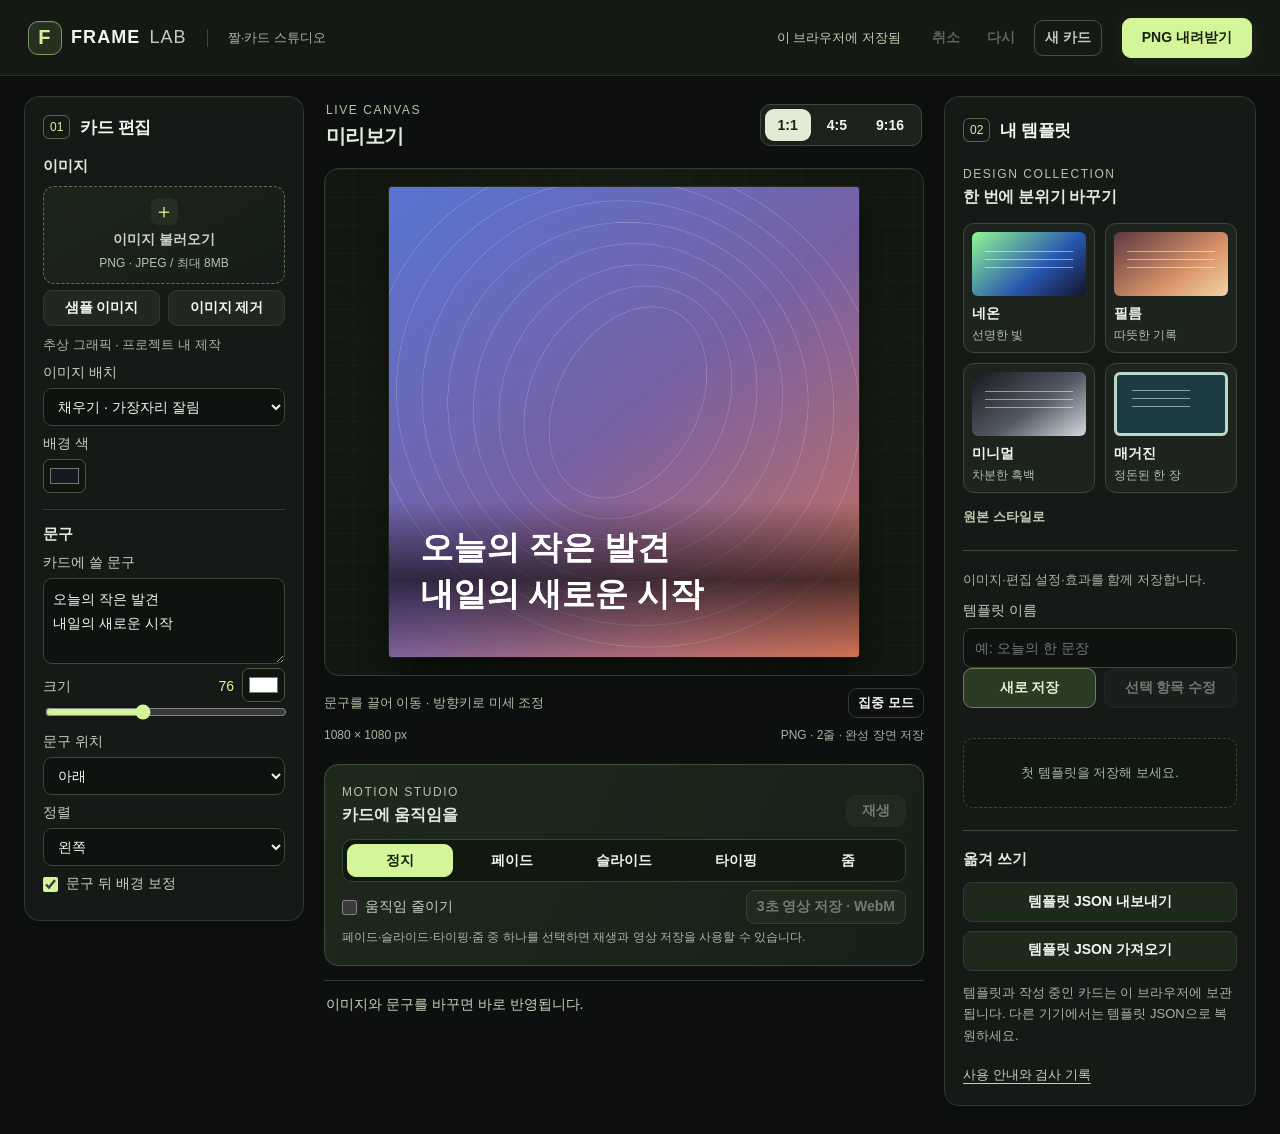
<file: index.html>
<!doctype html><html lang="ko"><head><meta charset="utf-8"><meta name="viewport" content="width=device-width,initial-scale=1"><title>FRAME LAB — 짤·카드 스튜디오</title><meta name="description" content="이미지와 문구를 편집하고 PNG로 저장하는 짤·카드 스튜디오"><link rel="icon" type="image/svg+xml" href="data:image/svg+xml,%3Csvg xmlns='http://www.w3.org/2000/svg' viewBox='0 0 32 32'%3E%3Crect width='32' height='32' rx='8' fill='%2315161b'/%3E%3Cpath d='M8 24V8h16M8 16h12' stroke='%23c9f36c' stroke-width='4' fill='none'/%3E%3C/svg%3E"><link rel="stylesheet" href="style.css?v=4"></head><body>
<header class="topbar"><a class="brand" href="index.html"><span class="mark">F</span> FRAME <b>LAB</b></a><span class="top-label">짤·카드 스튜디오</span><span id="draftStatus" class="draft-status" role="status">작업 준비 중</span><div class="history-tools"><button id="undo" disabled aria-label="실행 취소" title="Ctrl / ⌘ + Z">취소</button><button id="redo" disabled aria-label="다시 실행" title="Ctrl / ⌘ + Shift + Z">다시</button><button id="newCard">새 카드</button></div><button id="download" class="primary">PNG 내려받기</button></header>
<main class="workspace"><aside class="panel controls"><div class="section-title"><span>01</span><h1>카드 편집</h1></div><section><h2>이미지</h2><label class="upload-zone" for="imageFile"><span class="upload-icon">＋</span><strong>이미지 불러오기</strong><span>PNG · JPEG / 최대 8MB</span></label><input id="imageFile" type="file" accept="image/png,image/jpeg" class="file-input"><div class="inline"><button id="sample">샘플 이미지</button><button id="removeImage">이미지 제거</button></div><p id="imageInfo" class="muted">추상 그래픽 · 프로젝트 내 제작</p><label for="fit">이미지 배치</label><select id="fit"><option value="cover">채우기 · 가장자리 잘림</option><option value="contain">맞추기 · 전체 이미지</option></select><label for="background">배경 색</label><input id="background" type="color" value="#171922"></section><section><h2>문구</h2><label for="text">카드에 쓸 문구</label><textarea id="text" rows="3" maxlength="2000"></textarea><div class="inline"><label for="fontSize">크기 <output id="sizeValue">76</output></label><input id="textColor" type="color" aria-label="문구 색" value="#ffffff"></div><input id="fontSize" type="range" min="20" max="160" value="76"><label for="position">문구 위치</label><select id="position"><option value="bottom">아래</option><option value="center">가운데</option><option value="top">위</option></select><label for="align">정렬</label><select id="align"><option value="left">왼쪽</option><option value="center">가운데</option><option value="right">오른쪽</option></select><label class="check"><input id="scrim" type="checkbox" checked> 문구 뒤 배경 보정</label></section></aside>
<section class="stage"><div class="stage-toolbar"><div><span class="eyebrow">LIVE CANVAS</span><h2>미리보기</h2></div><div class="ratios" role="group" aria-label="화면비"><button data-ratio="1:1" aria-pressed="true">1:1</button><button data-ratio="4:5" aria-pressed="false">4:5</button><button data-ratio="9:16" aria-pressed="false">9:16</button></div></div><div class="canvas-wrap" id="canvasWrap"><canvas id="preview" width="1080" height="1080" aria-label="카드 미리보기"></canvas><div id="textSelection" tabindex="0" role="button" aria-label="문구 위치 조정. 마우스로 끌거나 방향키로 이동, Shift 방향키로 크게 이동" aria-describedby="moveHint"><span class="selection-handle"></span></div></div><div class="stage-tools"><span id="moveHint">문구를 끌어 이동 · 방향키로 미세 조정</span><button id="focusMode" aria-pressed="false">집중 모드</button></div><div class="canvas-meta"><span id="dimensions">1080 × 1080 px</span><span id="layoutInfo">PNG · 미리보기 그대로 저장</span></div><section class="effects-panel" aria-labelledby="effectsTitle"><div class="effects-heading"><div><span class="eyebrow">MOTION STUDIO</span><h3 id="effectsTitle">카드에 움직임을</h3></div><button id="playMotion" aria-label="효과 미리보기 재생">재생</button></div><div class="effect-choices" role="group" aria-label="움직임 효과"><button data-effect="none" aria-pressed="true">정지</button><button data-effect="fade" aria-pressed="false">페이드</button><button data-effect="slide" aria-pressed="false">슬라이드</button><button data-effect="typewriter" aria-pressed="false">타이핑</button><button data-effect="zoom" aria-pressed="false">줌</button></div><div class="motion-footer"><label class="check"><input id="reduceMotion" type="checkbox"> 움직임 줄이기</label><button id="downloadVideo">3초 영상 저장 · WebM</button></div><p id="motionInfo" class="muted">PNG는 효과가 끝난 완성 장면을 저장합니다.</p></section><div id="notice" role="status" aria-live="polite">이미지와 문구를 바꾸면 바로 반영됩니다.</div></section>
<aside class="panel templates"><div class="section-title"><span>02</span><h2>내 템플릿</h2></div><section class="preset-section" aria-labelledby="presetTitle"><span class="eyebrow">DESIGN COLLECTION</span><h3 id="presetTitle">한 번에 분위기 바꾸기</h3><div class="preset-grid"><button data-preset="neon"><span class="preset-art neon"></span><strong>네온</strong><small>선명한 빛</small></button><button data-preset="film"><span class="preset-art film"></span><strong>필름</strong><small>따뜻한 기록</small></button><button data-preset="mono"><span class="preset-art mono"></span><strong>미니멀</strong><small>차분한 흑백</small></button><button data-preset="editorial"><span class="preset-art editorial"></span><strong>매거진</strong><small>정돈된 한 장</small></button></div><button id="resetStyle">원본 스타일로</button></section><p class="muted">이미지·편집 설정·효과를 함께 저장합니다.</p><label for="templateName">템플릿 이름</label><input id="templateName" type="text" maxlength="40" placeholder="예: 오늘의 한 문장"><div class="inline"><button id="createTemplate" class="primary">새로 저장</button><button id="updateTemplate" disabled>선택 항목 수정</button></div><button id="retryStorage" hidden>저장소 다시 연결</button><button id="undoDelete" hidden>최근 삭제 취소</button><div id="templateList" class="template-list"><p class="empty">첫 템플릿을 저장해 보세요.</p></div><div class="transfer"><h3>옮겨 쓰기</h3><button id="exportJSON">템플릿 JSON 내보내기</button><label class="file-button" for="jsonFile">템플릿 JSON 가져오기</label><input id="jsonFile" type="file" accept="application/json,.json" class="file-input"><div id="importPreview" class="import-preview" hidden role="group" aria-label="템플릿 가져오기 확인"><strong>가져오기 확인</strong><p id="importCounts" aria-live="polite"></p><div class="inline"><button id="applyImport" class="primary" disabled>적용</button><button id="cancelImport">취소</button></div></div><p class="muted">템플릿과 작성 중인 카드는 이 브라우저에 보관됩니다. 다른 기기에서는 템플릿 JSON으로 복원하세요.</p></div><a class="subtle-link" href="guide.html">사용 안내와 검사 기록</a></aside></main><script type="module" src="app.js?v=5"></script></body></html>
</file>
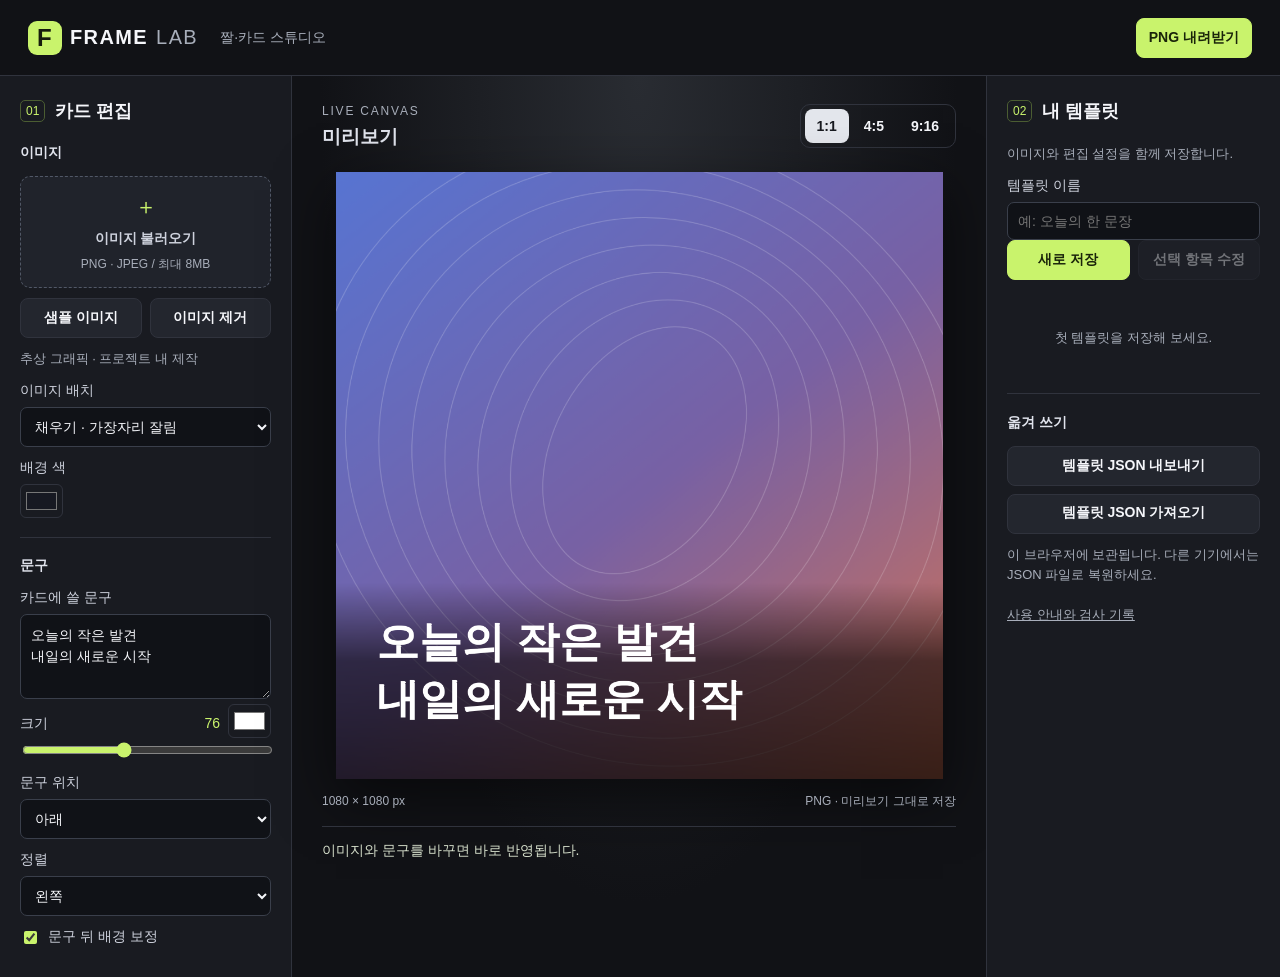
<file: verification/before/index.html>
<!doctype html><html lang="ko"><head><meta charset="utf-8"><meta name="viewport" content="width=device-width,initial-scale=1"><title>FRAME LAB — 짤·카드 스튜디오</title><meta name="description" content="이미지와 문구를 편집하고 PNG로 저장하는 짤·카드 스튜디오"><link rel="icon" type="image/svg+xml" href="data:image/svg+xml,%3Csvg xmlns='http://www.w3.org/2000/svg' viewBox='0 0 32 32'%3E%3Crect width='32' height='32' rx='8' fill='%2315161b'/%3E%3Cpath d='M8 24V8h16M8 16h12' stroke='%23c9f36c' stroke-width='4' fill='none'/%3E%3C/svg%3E"><link rel="stylesheet" href="style.css"></head><body>
<header class="topbar"><a class="brand" href="index.html"><span class="mark">F</span> FRAME <b>LAB</b></a><span class="top-label">짤·카드 스튜디오</span><button id="download" class="primary">PNG 내려받기</button></header>
<main class="workspace"><aside class="panel controls"><div class="section-title"><span>01</span><h1>카드 편집</h1></div><section><h2>이미지</h2><label class="upload-zone" for="imageFile"><span class="upload-icon">＋</span><strong>이미지 불러오기</strong><span>PNG · JPEG / 최대 8MB</span></label><input id="imageFile" type="file" accept="image/png,image/jpeg" class="file-input"><div class="inline"><button id="sample">샘플 이미지</button><button id="removeImage">이미지 제거</button></div><p id="imageInfo" class="muted">추상 그래픽 · 프로젝트 내 제작</p><label for="fit">이미지 배치</label><select id="fit"><option value="cover">채우기 · 가장자리 잘림</option><option value="contain">맞추기 · 전체 이미지</option></select><label for="background">배경 색</label><input id="background" type="color" value="#171922"></section><section><h2>문구</h2><label for="text">카드에 쓸 문구</label><textarea id="text" rows="3" maxlength="2000"></textarea><div class="inline"><label for="fontSize">크기 <output id="sizeValue">76</output></label><input id="textColor" type="color" aria-label="문구 색" value="#ffffff"></div><input id="fontSize" type="range" min="20" max="160" value="76"><label for="position">문구 위치</label><select id="position"><option value="bottom">아래</option><option value="center">가운데</option><option value="top">위</option></select><label for="align">정렬</label><select id="align"><option value="left">왼쪽</option><option value="center">가운데</option><option value="right">오른쪽</option></select><label class="check"><input id="scrim" type="checkbox" checked> 문구 뒤 배경 보정</label></section></aside>
<section class="stage"><div class="stage-toolbar"><div><span class="eyebrow">LIVE CANVAS</span><h2>미리보기</h2></div><div class="ratios" role="group" aria-label="화면비"><button data-ratio="1:1" aria-pressed="true">1:1</button><button data-ratio="4:5" aria-pressed="false">4:5</button><button data-ratio="9:16" aria-pressed="false">9:16</button></div></div><div class="canvas-wrap"><canvas id="preview" width="1080" height="1080" aria-label="카드 미리보기"></canvas></div><div class="canvas-meta"><span id="dimensions">1080 × 1080 px</span><span id="layoutInfo">PNG · 미리보기 그대로 저장</span></div><div id="notice" role="status" aria-live="polite">이미지와 문구를 바꾸면 바로 반영됩니다.</div></section>
<aside class="panel templates"><div class="section-title"><span>02</span><h2>내 템플릿</h2></div><p class="muted">이미지와 편집 설정을 함께 저장합니다.</p><label for="templateName">템플릿 이름</label><input id="templateName" type="text" maxlength="40" placeholder="예: 오늘의 한 문장"><div class="inline"><button id="createTemplate" class="primary">새로 저장</button><button id="updateTemplate" disabled>선택 항목 수정</button></div><div id="templateList" class="template-list"><p class="empty">첫 템플릿을 저장해 보세요.</p></div><div class="transfer"><h3>옮겨 쓰기</h3><button id="exportJSON">템플릿 JSON 내보내기</button><label class="file-button" for="jsonFile">템플릿 JSON 가져오기</label><input id="jsonFile" type="file" accept="application/json,.json" class="file-input"><p class="muted">이 브라우저에 보관됩니다. 다른 기기에서는 JSON 파일로 복원하세요.</p></div><a class="subtle-link" href="guide.html">사용 안내와 검사 기록</a></aside></main><script type="module" src="app.js"></script></body></html>
</file>
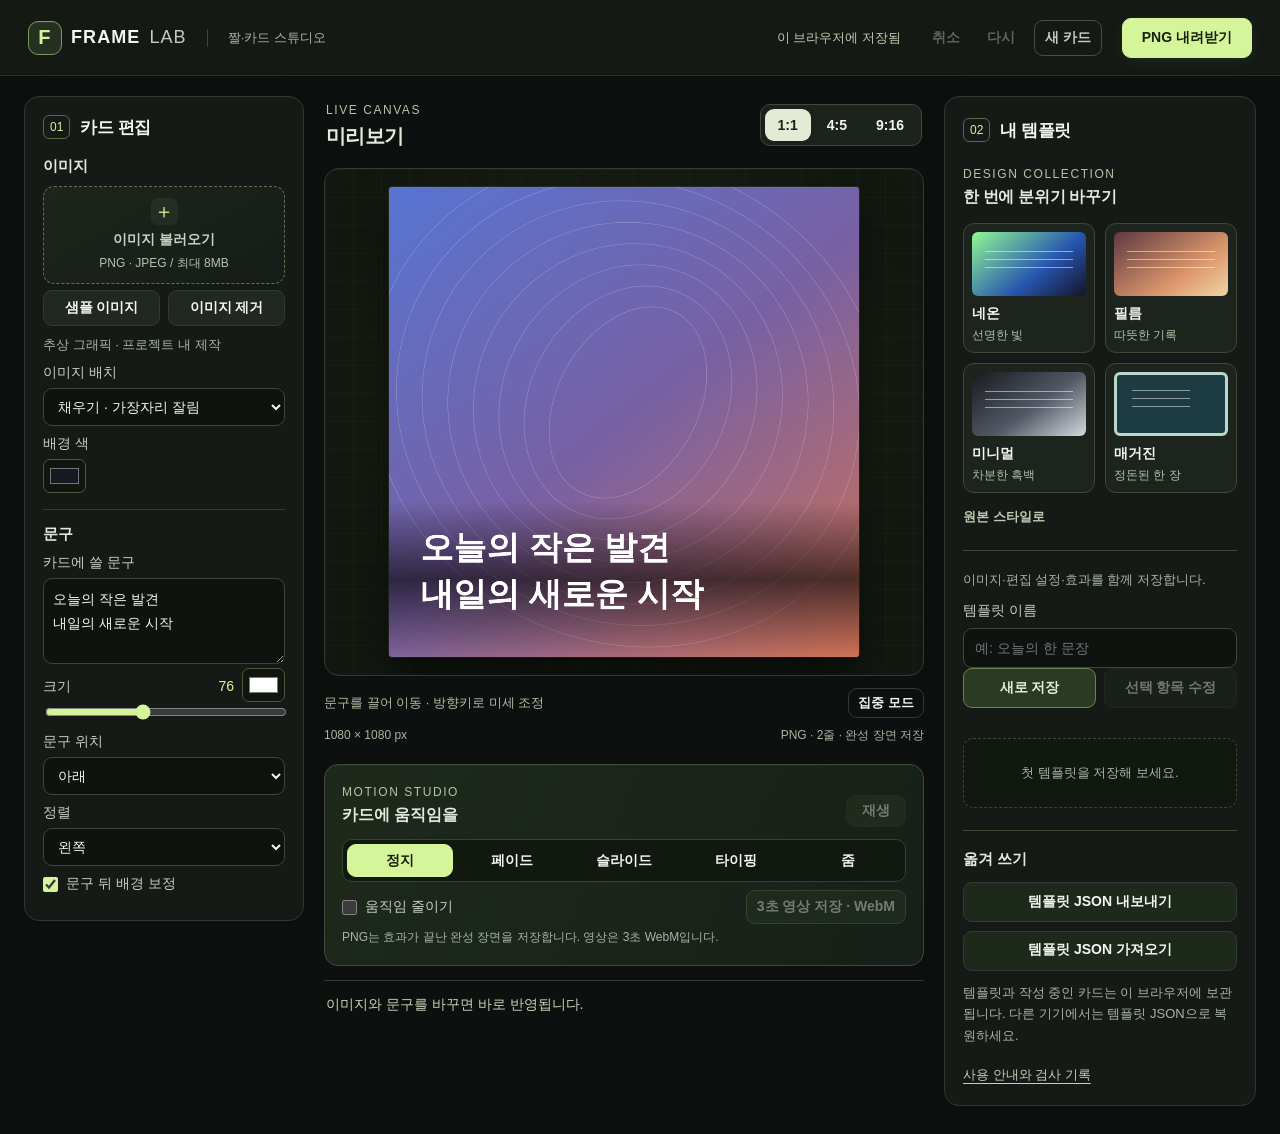
<file: verification/fixtures/startup-before/index.html>
<!doctype html><html lang="ko"><head><meta charset="utf-8"><meta name="viewport" content="width=device-width,initial-scale=1"><title>FRAME LAB — 짤·카드 스튜디오</title><meta name="description" content="이미지와 문구를 편집하고 PNG로 저장하는 짤·카드 스튜디오"><link rel="icon" type="image/svg+xml" href="data:image/svg+xml,%3Csvg xmlns='http://www.w3.org/2000/svg' viewBox='0 0 32 32'%3E%3Crect width='32' height='32' rx='8' fill='%2315161b'/%3E%3Cpath d='M8 24V8h16M8 16h12' stroke='%23c9f36c' stroke-width='4' fill='none'/%3E%3C/svg%3E"><link rel="stylesheet" href="style.css"></head><body>
<header class="topbar"><a class="brand" href="index.html"><span class="mark">F</span> FRAME <b>LAB</b></a><span class="top-label">짤·카드 스튜디오</span><span id="draftStatus" class="draft-status" role="status">작업 준비 중</span><div class="history-tools"><button id="undo" disabled aria-label="실행 취소" title="Ctrl / ⌘ + Z">취소</button><button id="redo" disabled aria-label="다시 실행" title="Ctrl / ⌘ + Shift + Z">다시</button><button id="newCard">새 카드</button></div><button id="download" class="primary">PNG 내려받기</button></header>
<main class="workspace"><aside class="panel controls"><div class="section-title"><span>01</span><h1>카드 편집</h1></div><section><h2>이미지</h2><label class="upload-zone" for="imageFile"><span class="upload-icon">＋</span><strong>이미지 불러오기</strong><span>PNG · JPEG / 최대 8MB</span></label><input id="imageFile" type="file" accept="image/png,image/jpeg" class="file-input"><div class="inline"><button id="sample">샘플 이미지</button><button id="removeImage">이미지 제거</button></div><p id="imageInfo" class="muted">추상 그래픽 · 프로젝트 내 제작</p><label for="fit">이미지 배치</label><select id="fit"><option value="cover">채우기 · 가장자리 잘림</option><option value="contain">맞추기 · 전체 이미지</option></select><label for="background">배경 색</label><input id="background" type="color" value="#171922"></section><section><h2>문구</h2><label for="text">카드에 쓸 문구</label><textarea id="text" rows="3" maxlength="2000"></textarea><div class="inline"><label for="fontSize">크기 <output id="sizeValue">76</output></label><input id="textColor" type="color" aria-label="문구 색" value="#ffffff"></div><input id="fontSize" type="range" min="20" max="160" value="76"><label for="position">문구 위치</label><select id="position"><option value="bottom">아래</option><option value="center">가운데</option><option value="top">위</option></select><label for="align">정렬</label><select id="align"><option value="left">왼쪽</option><option value="center">가운데</option><option value="right">오른쪽</option></select><label class="check"><input id="scrim" type="checkbox" checked> 문구 뒤 배경 보정</label></section></aside>
<section class="stage"><div class="stage-toolbar"><div><span class="eyebrow">LIVE CANVAS</span><h2>미리보기</h2></div><div class="ratios" role="group" aria-label="화면비"><button data-ratio="1:1" aria-pressed="true">1:1</button><button data-ratio="4:5" aria-pressed="false">4:5</button><button data-ratio="9:16" aria-pressed="false">9:16</button></div></div><div class="canvas-wrap" id="canvasWrap"><canvas id="preview" width="1080" height="1080" aria-label="카드 미리보기"></canvas><div id="textSelection" tabindex="0" role="button" aria-label="문구 위치 조정. 마우스로 끌거나 방향키로 이동, Shift 방향키로 크게 이동" aria-describedby="moveHint"><span class="selection-handle"></span></div></div><div class="stage-tools"><span id="moveHint">문구를 끌어 이동 · 방향키로 미세 조정</span><button id="focusMode" aria-pressed="false">집중 모드</button></div><div class="canvas-meta"><span id="dimensions">1080 × 1080 px</span><span id="layoutInfo">PNG · 미리보기 그대로 저장</span></div><section class="effects-panel" aria-labelledby="effectsTitle"><div class="effects-heading"><div><span class="eyebrow">MOTION STUDIO</span><h3 id="effectsTitle">카드에 움직임을</h3></div><button id="playMotion" aria-label="효과 미리보기 재생">재생</button></div><div class="effect-choices" role="group" aria-label="움직임 효과"><button data-effect="none" aria-pressed="true">정지</button><button data-effect="fade" aria-pressed="false">페이드</button><button data-effect="slide" aria-pressed="false">슬라이드</button><button data-effect="typewriter" aria-pressed="false">타이핑</button><button data-effect="zoom" aria-pressed="false">줌</button></div><div class="motion-footer"><label class="check"><input id="reduceMotion" type="checkbox"> 움직임 줄이기</label><button id="downloadVideo">3초 영상 저장 · WebM</button></div><p id="motionInfo" class="muted">PNG는 효과가 끝난 완성 장면을 저장합니다.</p></section><div id="notice" role="status" aria-live="polite">이미지와 문구를 바꾸면 바로 반영됩니다.</div></section>
<aside class="panel templates"><div class="section-title"><span>02</span><h2>내 템플릿</h2></div><section class="preset-section" aria-labelledby="presetTitle"><span class="eyebrow">DESIGN COLLECTION</span><h3 id="presetTitle">한 번에 분위기 바꾸기</h3><div class="preset-grid"><button data-preset="neon"><span class="preset-art neon"></span><strong>네온</strong><small>선명한 빛</small></button><button data-preset="film"><span class="preset-art film"></span><strong>필름</strong><small>따뜻한 기록</small></button><button data-preset="mono"><span class="preset-art mono"></span><strong>미니멀</strong><small>차분한 흑백</small></button><button data-preset="editorial"><span class="preset-art editorial"></span><strong>매거진</strong><small>정돈된 한 장</small></button></div><button id="resetStyle">원본 스타일로</button></section><p class="muted">이미지·편집 설정·효과를 함께 저장합니다.</p><label for="templateName">템플릿 이름</label><input id="templateName" type="text" maxlength="40" placeholder="예: 오늘의 한 문장"><div class="inline"><button id="createTemplate" class="primary">새로 저장</button><button id="updateTemplate" disabled>선택 항목 수정</button></div><button id="undoDelete" hidden>최근 삭제 취소</button><div id="templateList" class="template-list"><p class="empty">첫 템플릿을 저장해 보세요.</p></div><div class="transfer"><h3>옮겨 쓰기</h3><button id="exportJSON">템플릿 JSON 내보내기</button><label class="file-button" for="jsonFile">템플릿 JSON 가져오기</label><input id="jsonFile" type="file" accept="application/json,.json" class="file-input"><p class="muted">템플릿과 작성 중인 카드는 이 브라우저에 보관됩니다. 다른 기기에서는 템플릿 JSON으로 복원하세요.</p></div><a class="subtle-link" href="guide.html">사용 안내와 검사 기록</a></aside></main><script type="module" src="app.js"></script></body></html>
</file>
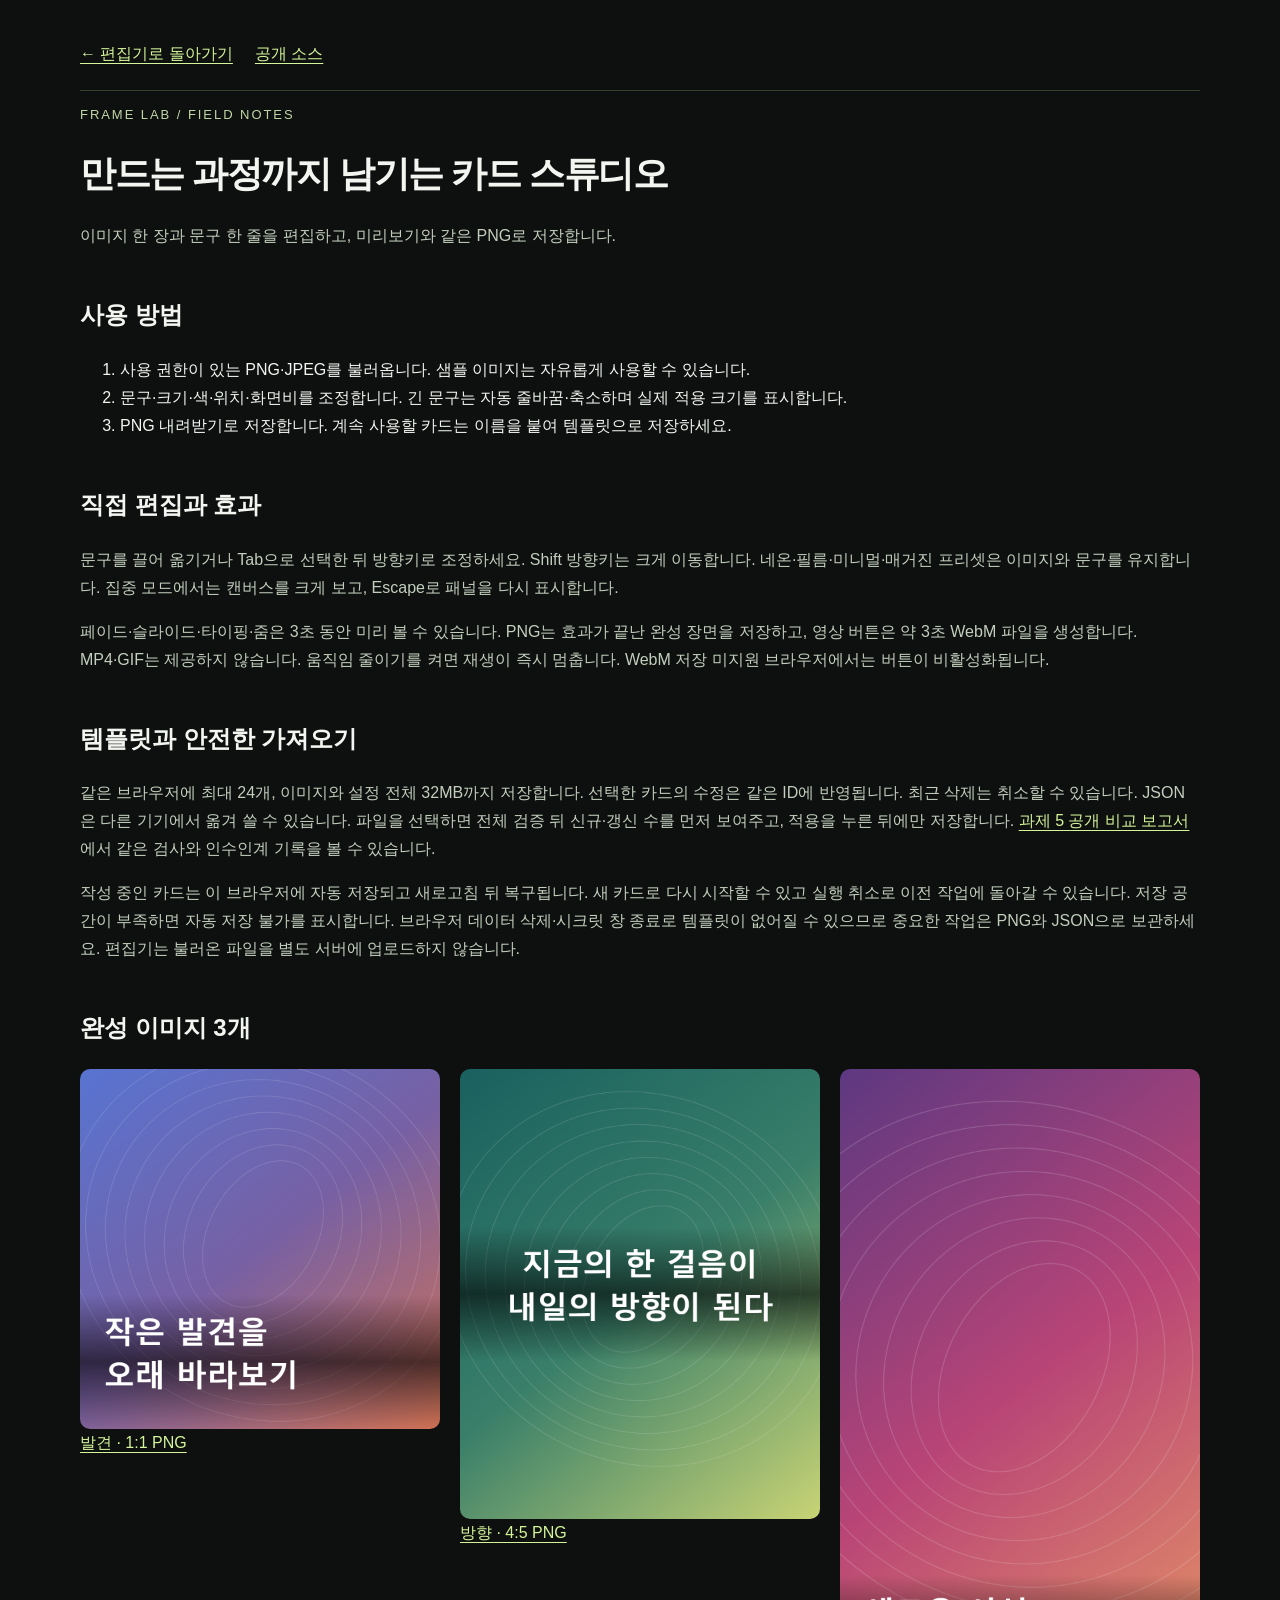
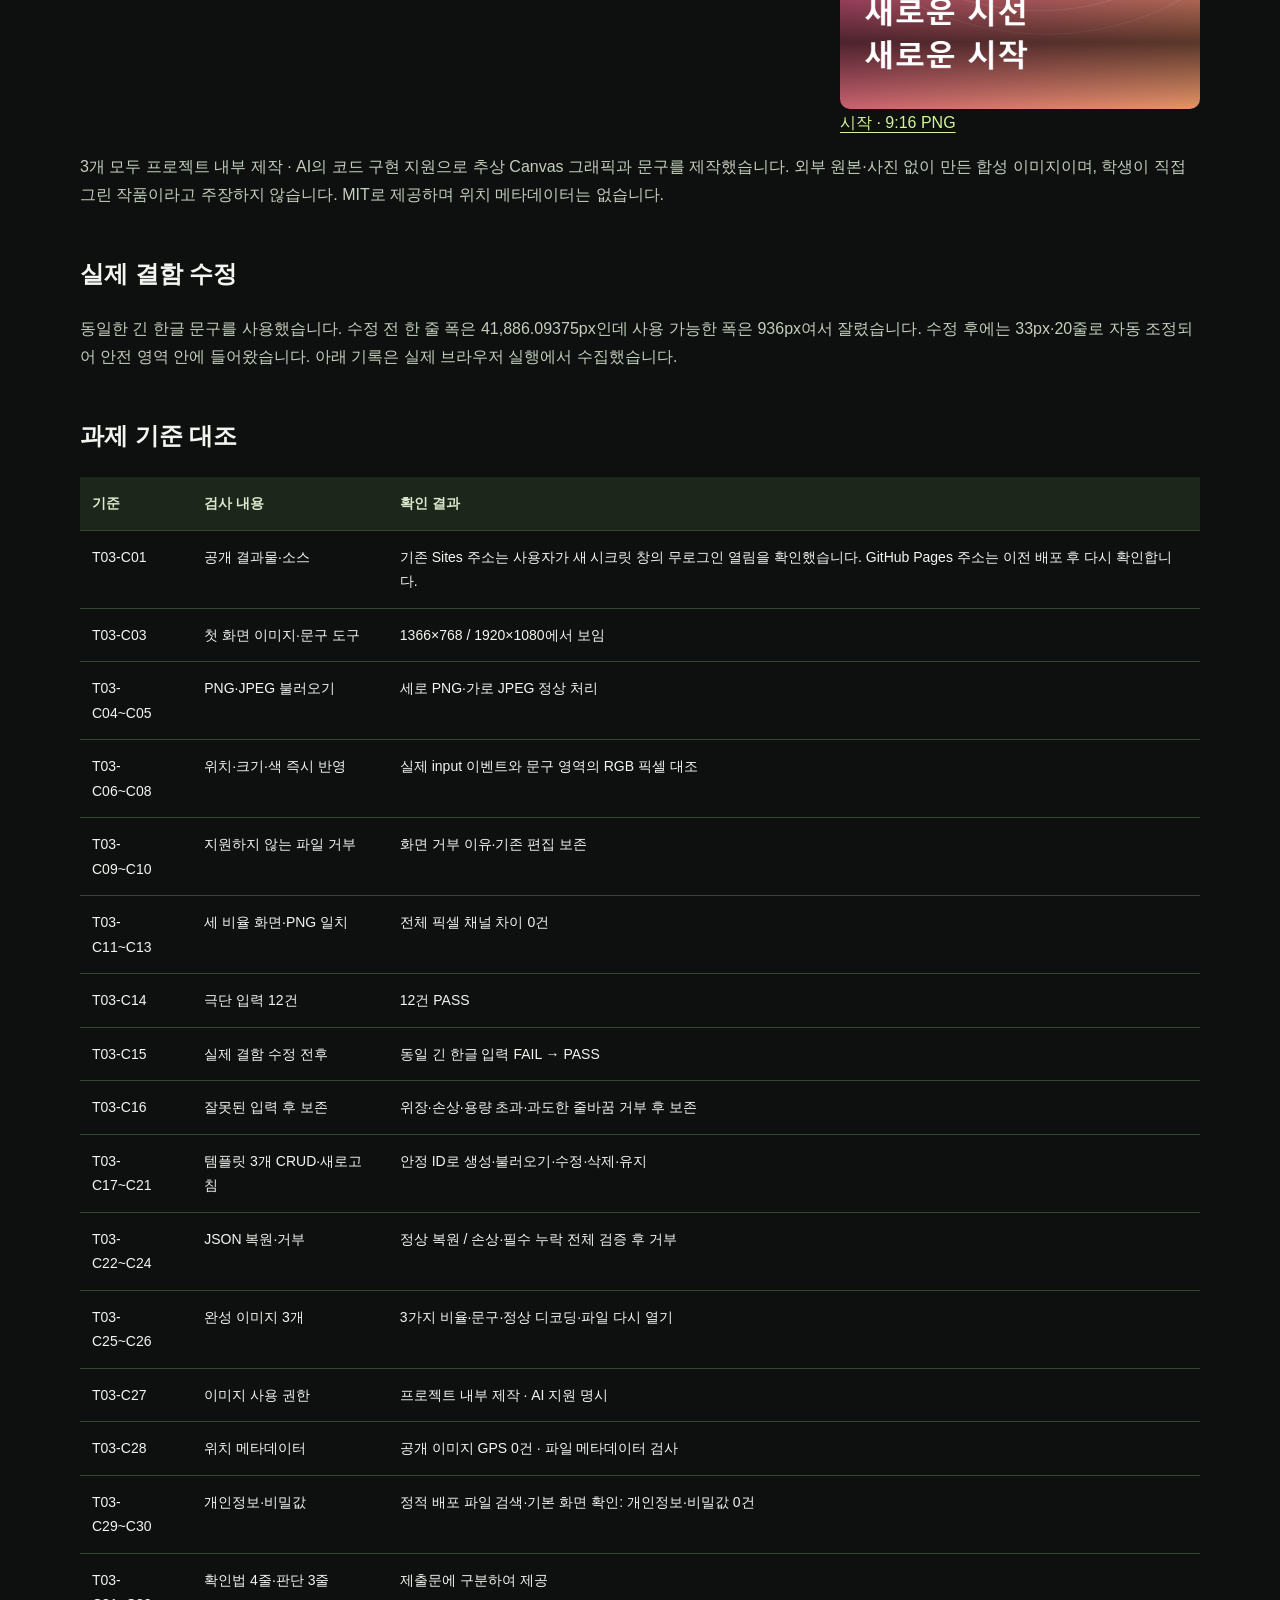
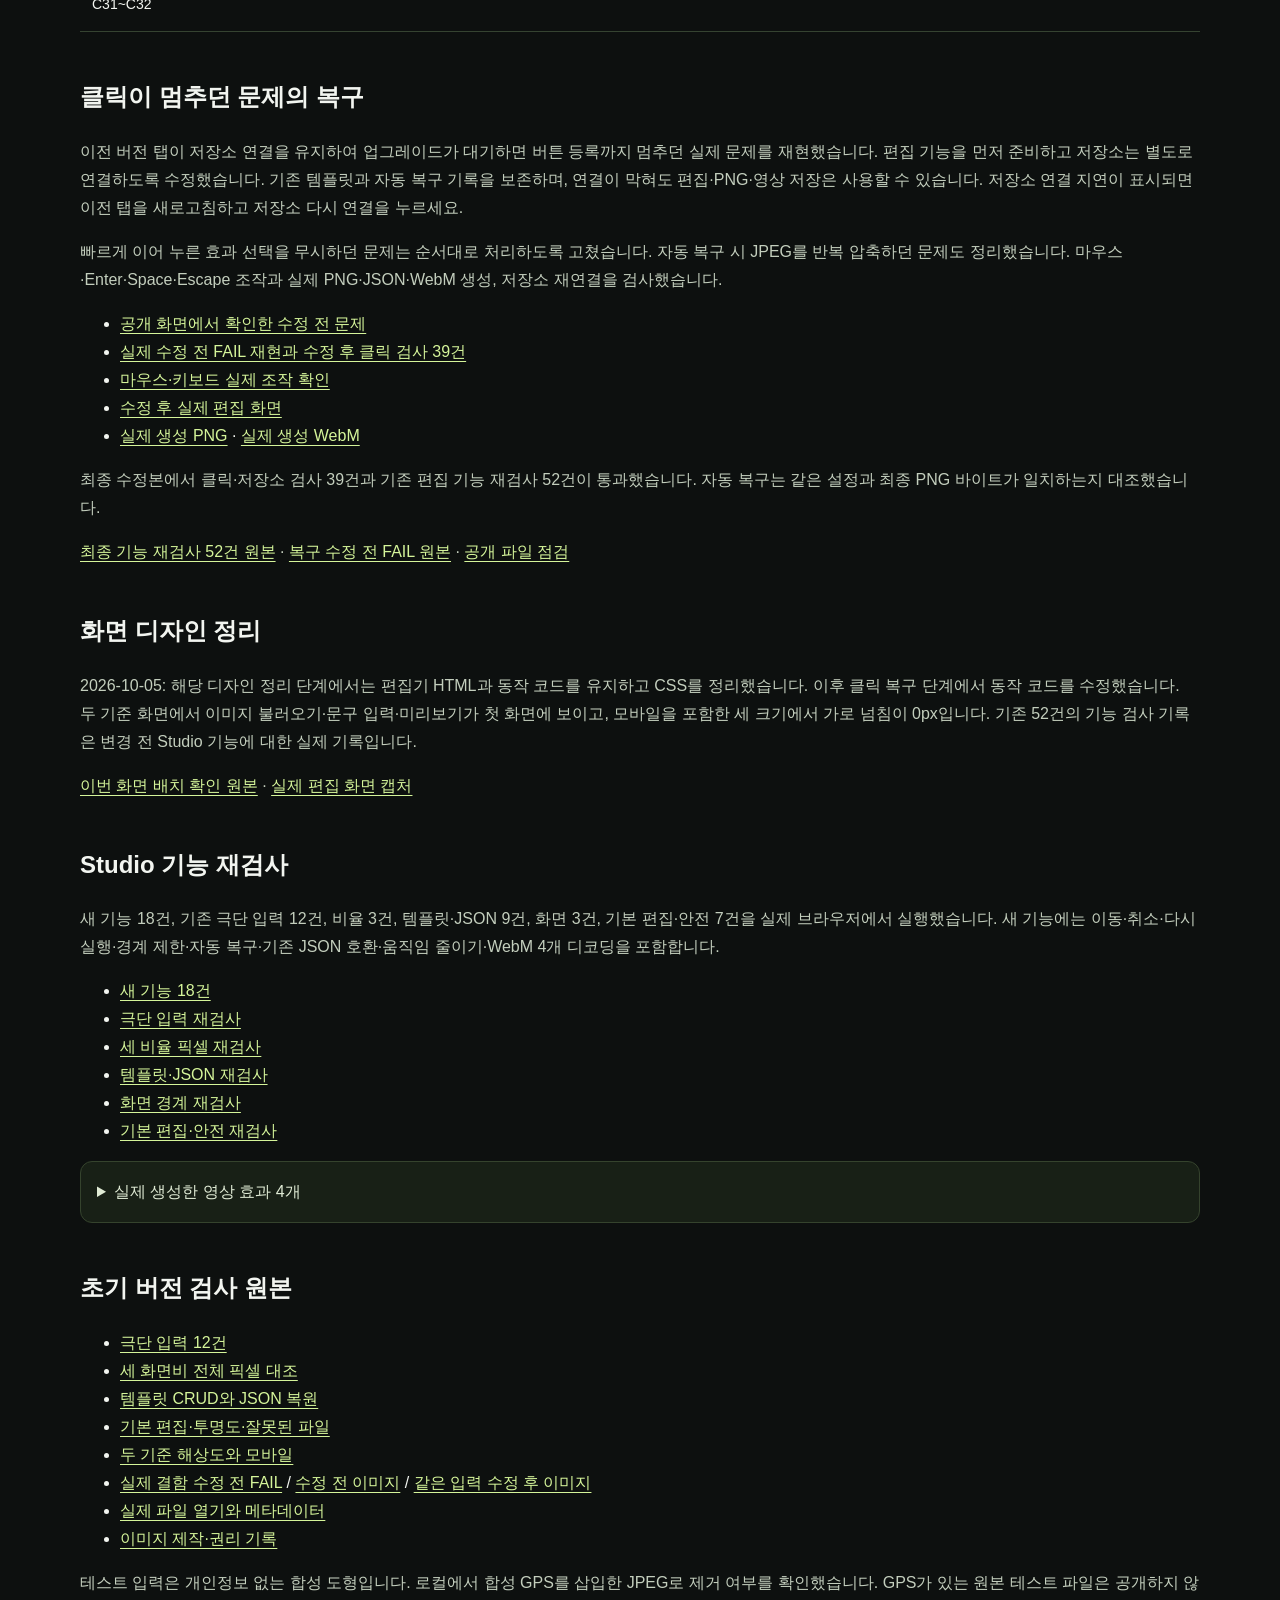
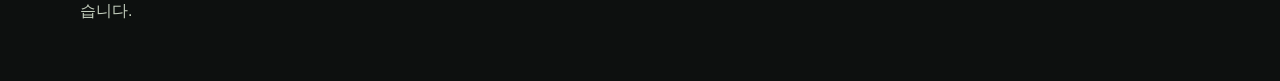
<file: guide.html>
<!doctype html><html lang="ko"><head><meta charset="utf-8"><meta name="viewport" content="width=device-width,initial-scale=1"><title>사용 안내와 실제 검사 — FRAME LAB</title><link rel="stylesheet" href="docs.css"></head><body><nav><a href="index.html">← 편집기로 돌아가기</a><a href="source.html">공개 소스</a></nav><p class="tag">FRAME LAB / FIELD NOTES</p><h1>만드는 과정까지 남기는 카드 스튜디오</h1><p>이미지 한 장과 문구 한 줄을 편집하고, 미리보기와 같은 PNG로 저장합니다.</p>
<h2>사용 방법</h2><ol><li>사용 권한이 있는 PNG·JPEG를 불러옵니다. 샘플 이미지는 자유롭게 사용할 수 있습니다.</li><li>문구·크기·색·위치·화면비를 조정합니다. 긴 문구는 자동 줄바꿈·축소하며 실제 적용 크기를 표시합니다.</li><li>PNG 내려받기로 저장합니다. 계속 사용할 카드는 이름을 붙여 템플릿으로 저장하세요.</li></ol>
<h2>직접 편집과 효과</h2><p>문구를 끌어 옮기거나 Tab으로 선택한 뒤 방향키로 조정하세요. Shift 방향키는 크게 이동합니다. 네온·필름·미니멀·매거진 프리셋은 이미지와 문구를 유지합니다. 집중 모드에서는 캔버스를 크게 보고, Escape로 패널을 다시 표시합니다.</p><p>페이드·슬라이드·타이핑·줌은 3초 동안 미리 볼 수 있습니다. PNG는 효과가 끝난 완성 장면을 저장하고, 영상 버튼은 약 3초 WebM 파일을 생성합니다. MP4·GIF는 제공하지 않습니다. 움직임 줄이기를 켜면 재생이 즉시 멈춥니다. WebM 저장 미지원 브라우저에서는 버튼이 비활성화됩니다.</p><h2>템플릿과 안전한 가져오기</h2><p>같은 브라우저에 최대 24개, 이미지와 설정 전체 32MB까지 저장합니다. 선택한 카드의 수정은 같은 ID에 반영됩니다. 최근 삭제는 취소할 수 있습니다. JSON은 다른 기기에서 옮겨 쓸 수 있습니다. 파일을 선택하면 전체 검증 뒤 신규·갱신 수를 먼저 보여주고, 적용을 누른 뒤에만 저장합니다. <a href="t05/report.html">과제 5 공개 비교 보고서</a>에서 같은 검사와 인수인계 기록을 볼 수 있습니다.</p><p>작성 중인 카드는 이 브라우저에 자동 저장되고 새로고침 뒤 복구됩니다. 새 카드로 다시 시작할 수 있고 실행 취소로 이전 작업에 돌아갈 수 있습니다. 저장 공간이 부족하면 자동 저장 불가를 표시합니다. 브라우저 데이터 삭제·시크릿 창 종료로 템플릿이 없어질 수 있으므로 중요한 작업은 PNG와 JSON으로 보관하세요. 편집기는 불러온 파일을 별도 서버에 업로드하지 않습니다.</p>
<h2>완성 이미지 3개</h2><div class="cards"><article><a href="evidence/finished-square.png" download><img src="evidence/finished-square.png" alt="작은 발견을 오래 바라보기 · 정사각 카드" loading="lazy">발견 · 1:1 PNG</a></article><article><a href="evidence/finished-portrait.png" download><img src="evidence/finished-portrait.png" alt="지금의 한 걸음이 내일의 방향이 된다 · 세로 카드" loading="lazy">방향 · 4:5 PNG</a></article><article><a href="evidence/finished-story.png" download><img src="evidence/finished-story.png" alt="새로운 시선 새로운 시작 · 스토리 카드" loading="lazy">시작 · 9:16 PNG</a></article></div><p>3개 모두 프로젝트 내부 제작 · AI의 코드 구현 지원으로 추상 Canvas 그래픽과 문구를 제작했습니다. 외부 원본·사진 없이 만든 합성 이미지이며, 학생이 직접 그린 작품이라고 주장하지 않습니다. MIT로 제공하며 위치 메타데이터는 없습니다.</p>
<h2>실제 결함 수정</h2><p>동일한 긴 한글 문구를 사용했습니다. 수정 전 한 줄 폭은 41,886.09375px인데 사용 가능한 폭은 936px여서 잘렸습니다. 수정 후에는 33px·20줄로 자동 조정되어 안전 영역 안에 들어왔습니다. 아래 기록은 실제 브라우저 실행에서 수집했습니다.</p>
<h2>과제 기준 대조</h2><table><thead><tr><th>기준</th><th>검사 내용</th><th>확인 결과</th></tr></thead><tbody>
<tr><td>T03-C01</td><td>공개 결과물·소스</td><td id="public-status">기존 Sites 주소는 사용자가 새 시크릿 창의 무로그인 열림을 확인했습니다. GitHub Pages 주소는 이전 배포 후 다시 확인합니다.</td></tr>
<tr><td>T03-C03</td><td>첫 화면 이미지·문구 도구</td><td>1366×768 / 1920×1080에서 보임</td></tr>
<tr><td>T03-C04~C05</td><td>PNG·JPEG 불러오기</td><td>세로 PNG·가로 JPEG 정상 처리</td></tr>
<tr><td>T03-C06~C08</td><td>위치·크기·색 즉시 반영</td><td>실제 input 이벤트와 문구 영역의 RGB 픽셀 대조</td></tr>
<tr><td>T03-C09~C10</td><td>지원하지 않는 파일 거부</td><td>화면 거부 이유·기존 편집 보존</td></tr>
<tr><td>T03-C11~C13</td><td>세 비율 화면·PNG 일치</td><td>전체 픽셀 채널 차이 0건</td></tr>
<tr><td>T03-C14</td><td>극단 입력 12건</td><td>12건 PASS</td></tr>
<tr><td>T03-C15</td><td>실제 결함 수정 전후</td><td>동일 긴 한글 입력 FAIL → PASS</td></tr>
<tr><td>T03-C16</td><td>잘못된 입력 후 보존</td><td>위장·손상·용량 초과·과도한 줄바꿈 거부 후 보존</td></tr>
<tr><td>T03-C17~C21</td><td>템플릿 3개 CRUD·새로고침</td><td>안정 ID로 생성·불러오기·수정·삭제·유지</td></tr>
<tr><td>T03-C22~C24</td><td>JSON 복원·거부</td><td>정상 복원 / 손상·필수 누락 전체 검증 후 거부</td></tr>
<tr><td>T03-C25~C26</td><td>완성 이미지 3개</td><td>3가지 비율·문구·정상 디코딩·파일 다시 열기</td></tr>
<tr><td>T03-C27</td><td>이미지 사용 권한</td><td>프로젝트 내부 제작 · AI 지원 명시</td></tr>
<tr><td>T03-C28</td><td>위치 메타데이터</td><td>공개 이미지 GPS 0건 · 파일 메타데이터 검사</td></tr>
<tr><td>T03-C29~C30</td><td>개인정보·비밀값</td><td id="safety-status">정적 배포 파일 검색·기본 화면 확인: 개인정보·비밀값 0건</td></tr>
<tr><td>T03-C31~C32</td><td>확인법 4줄·판단 3줄</td><td>제출문에 구분하여 제공</td></tr></tbody></table>
<h2>클릭이 멈추던 문제의 복구</h2><p>이전 버전 탭이 저장소 연결을 유지하여 업그레이드가 대기하면 버튼 등록까지 멈추던 실제 문제를 재현했습니다. 편집 기능을 먼저 준비하고 저장소는 별도로 연결하도록 수정했습니다. 기존 템플릿과 자동 복구 기록을 보존하며, 연결이 막혀도 편집·PNG·영상 저장은 사용할 수 있습니다. 저장소 연결 지연이 표시되면 이전 탭을 새로고침하고 저장소 다시 연결을 누르세요.</p><p>빠르게 이어 누른 효과 선택을 무시하던 문제는 순서대로 처리하도록 고쳤습니다. 자동 복구 시 JPEG를 반복 압축하던 문제도 정리했습니다. 마우스·Enter·Space·Escape 조작과 실제 PNG·JSON·WebM 생성, 저장소 재연결을 검사했습니다.</p><ul><li><a href="evidence/interaction/public-before.json">공개 화면에서 확인한 수정 전 문제</a></li><li><a href="evidence/interaction/button-startup-results.json">실제 수정 전 FAIL 재현과 수정 후 클릭 검사 39건</a></li><li><a href="evidence/interaction/native-ui-checks.json">마우스·키보드 실제 조작 확인</a></li><li><a href="evidence/interaction/button-screen.jpg">수정 후 실제 편집 화면</a></li><li><a href="evidence/interaction/button-proof.png" download>실제 생성 PNG</a> · <a href="evidence/interaction/button-proof.webm" download>실제 생성 WebM</a></li></ul><p>최종 수정본에서 클릭·저장소 검사 39건과 기존 편집 기능 재검사 52건이 통과했습니다. 자동 복구는 같은 설정과 최종 PNG 바이트가 일치하는지 대조했습니다.</p><p><a href="evidence/interaction/regression-all.json">최종 기능 재검사 52건 원본</a> · <a href="evidence/interaction/regression-before.json">복구 수정 전 FAIL 원본</a> · <a href="evidence/interaction/safety-check.json">공개 파일 점검</a></p><h2>화면 디자인 정리</h2><p>2026-10-05: 해당 디자인 정리 단계에서는 편집기 HTML과 동작 코드를 유지하고 CSS를 정리했습니다. 이후 클릭 복구 단계에서 동작 코드를 수정했습니다. 두 기준 화면에서 이미지 불러오기·문구 입력·미리보기가 첫 화면에 보이고, 모바일을 포함한 세 크기에서 가로 넘침이 0px입니다. 기존 52건의 기능 검사 기록은 변경 전 Studio 기능에 대한 실제 기록입니다.</p><p><a href="evidence/studio/polish-layout.json">이번 화면 배치 확인 원본</a> · <a href="evidence/studio/polish-screen.jpg">실제 편집 화면 캡처</a></p><h2>Studio 기능 재검사</h2><p>새 기능 18건, 기존 극단 입력 12건, 비율 3건, 템플릿·JSON 9건, 화면 3건, 기본 편집·안전 7건을 실제 브라우저에서 실행했습니다. 새 기능에는 이동·취소·다시 실행·경계 제한·자동 복구·기존 JSON 호환·움직임 줄이기·WebM 4개 디코딩을 포함합니다.</p><ul><li><a href="evidence/studio/studio-checks.json">새 기능 18건</a></li><li><a href="evidence/studio/extreme-inputs.json">극단 입력 재검사</a></li><li><a href="evidence/studio/ratio-comparison.json">세 비율 픽셀 재검사</a></li><li><a href="evidence/studio/template-json.json">템플릿·JSON 재검사</a></li><li><a href="evidence/studio/screen-checks.json">화면 경계 재검사</a></li><li><a href="evidence/studio/basic-safety.json">기본 편집·안전 재검사</a></li></ul><details><summary>실제 생성한 영상 효과 4개</summary><video controls preload="metadata" style="width:100%;max-width:420px" src="evidence/studio/motion-fade.webm"></video><p><a href="evidence/studio/motion-fade.webm" download>페이드</a> · <a href="evidence/studio/motion-slide.webm" download>슬라이드</a> · <a href="evidence/studio/motion-typewriter.webm" download>타이핑</a> · <a href="evidence/studio/motion-zoom.webm" download>줌</a></p></details><h2>초기 버전 검사 원본</h2><ul><li><a href="evidence/extreme-inputs.json">극단 입력 12건</a></li><li><a href="evidence/ratio-comparison.json">세 화면비 전체 픽셀 대조</a></li><li><a href="evidence/template-json.json">템플릿 CRUD와 JSON 복원</a></li><li><a href="evidence/basic-safety.json">기본 편집·투명도·잘못된 파일</a></li><li><a href="evidence/screen-checks.json">두 기준 해상도와 모바일</a></li><li><a href="evidence/before-long-korean.json">실제 결함 수정 전 FAIL</a> / <a href="evidence/before-long-korean.png">수정 전 이미지</a> / <a href="evidence/after-long-korean.png">같은 입력 수정 후 이미지</a></li><li><a href="evidence/metadata-check.json">실제 파일 열기와 메타데이터</a></li><li><a href="evidence/provenance.json">이미지 제작·권리 기록</a></li></ul><p>테스트 입력은 개인정보 없는 합성 도형입니다. 로컬에서 합성 GPS를 삽입한 JPEG로 제거 여부를 확인했습니다. GPS가 있는 원본 테스트 파일은 공개하지 않습니다.</p></body></html>
</file>
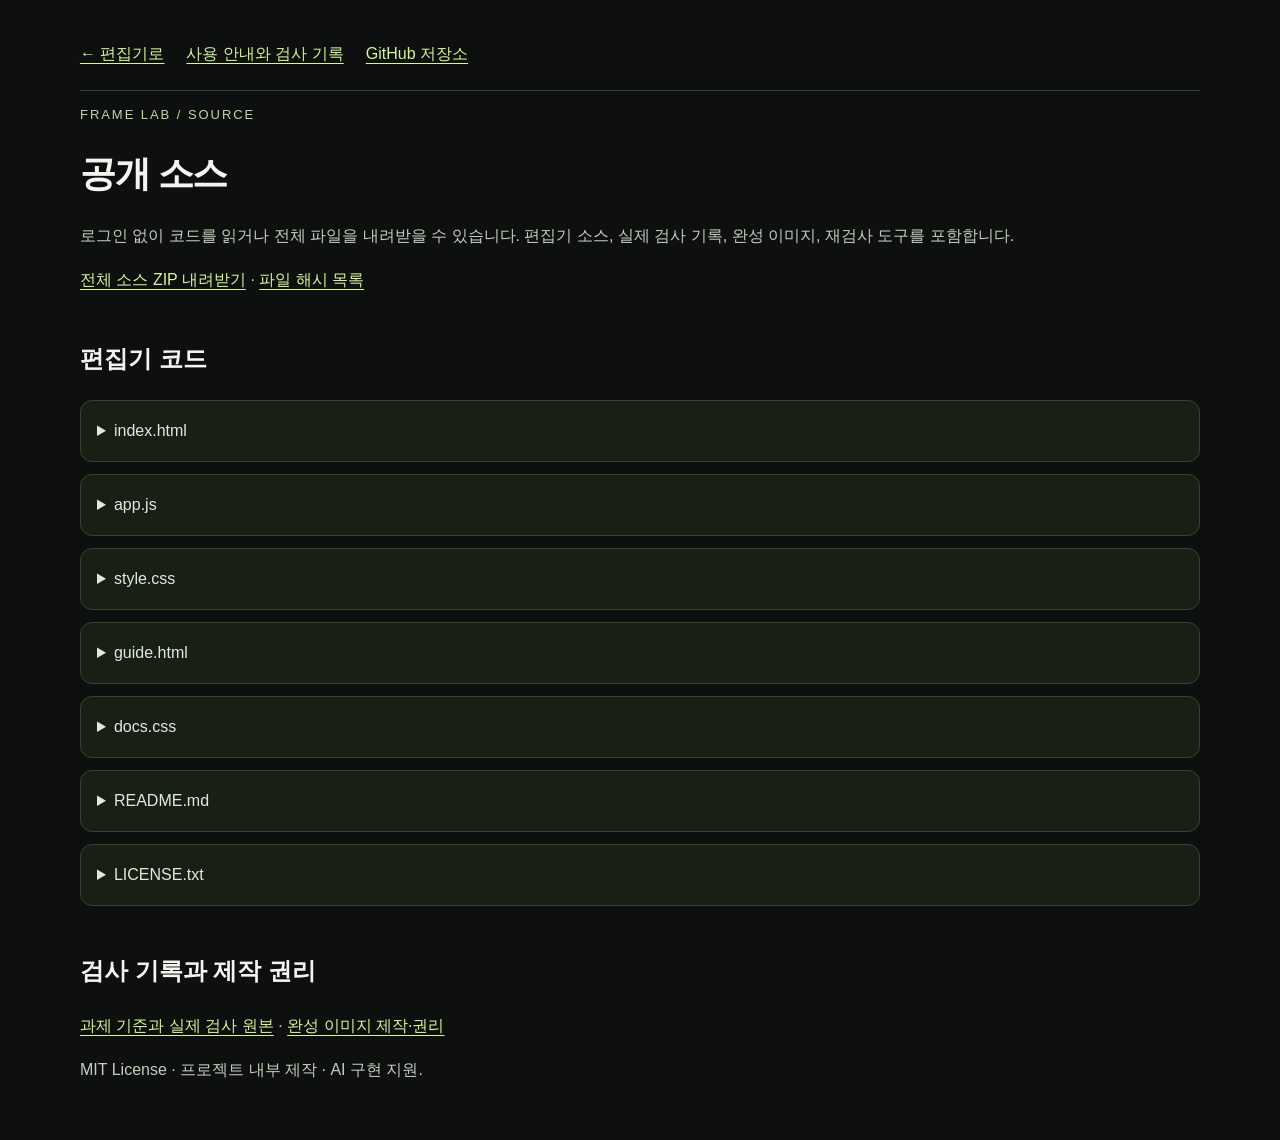
<file: source.html>
<!doctype html><html lang="ko"><head><meta charset="utf-8"><meta name="viewport" content="width=device-width,initial-scale=1"><title>공개 소스 — FRAME LAB</title><link rel="stylesheet" href="docs.css"></head><body><nav><a href="index.html">← 편집기로</a><a href="guide.html">사용 안내와 검사 기록</a><a href="https://github.com/H0P2/frame-lab-card-studio">GitHub 저장소</a></nav><p class="tag">FRAME LAB / SOURCE</p><h1>공개 소스</h1><p>로그인 없이 코드를 읽거나 전체 파일을 내려받을 수 있습니다. 편집기 소스, 실제 검사 기록, 완성 이미지, 재검사 도구를 포함합니다.</p><p><a href="source.zip" download>전체 소스 ZIP 내려받기</a> · <a href="evidence/source-manifest.json">파일 해시 목록</a></p><h2>편집기 코드</h2><details><summary>index.html</summary><pre><code>&lt;!doctype html&gt;&lt;html lang=&quot;ko&quot;&gt;&lt;head&gt;&lt;meta charset=&quot;utf-8&quot;&gt;&lt;meta name=&quot;viewport&quot; content=&quot;width=device-width,initial-scale=1&quot;&gt;&lt;title&gt;FRAME LAB — 짤·카드 스튜디오&lt;/title&gt;&lt;meta name=&quot;description&quot; content=&quot;이미지와 문구를 편집하고 PNG로 저장하는 짤·카드 스튜디오&quot;&gt;&lt;link rel=&quot;icon&quot; type=&quot;image/svg+xml&quot; href=&quot;data:image/svg+xml,%3Csvg xmlns=&#x27;http://www.w3.org/2000/svg&#x27; viewBox=&#x27;0 0 32 32&#x27;%3E%3Crect width=&#x27;32&#x27; height=&#x27;32&#x27; rx=&#x27;8&#x27; fill=&#x27;%2315161b&#x27;/%3E%3Cpath d=&#x27;M8 24V8h16M8 16h12&#x27; stroke=&#x27;%23c9f36c&#x27; stroke-width=&#x27;4&#x27; fill=&#x27;none&#x27;/%3E%3C/svg%3E&quot;&gt;&lt;link rel=&quot;stylesheet&quot; href=&quot;style.css?v=4&quot;&gt;&lt;/head&gt;&lt;body&gt;
&lt;header class=&quot;topbar&quot;&gt;&lt;a class=&quot;brand&quot; href=&quot;index.html&quot;&gt;&lt;span class=&quot;mark&quot;&gt;F&lt;/span&gt; FRAME &lt;b&gt;LAB&lt;/b&gt;&lt;/a&gt;&lt;span class=&quot;top-label&quot;&gt;짤·카드 스튜디오&lt;/span&gt;&lt;span id=&quot;draftStatus&quot; class=&quot;draft-status&quot; role=&quot;status&quot;&gt;작업 준비 중&lt;/span&gt;&lt;div class=&quot;history-tools&quot;&gt;&lt;button id=&quot;undo&quot; disabled aria-label=&quot;실행 취소&quot; title=&quot;Ctrl / ⌘ + Z&quot;&gt;취소&lt;/button&gt;&lt;button id=&quot;redo&quot; disabled aria-label=&quot;다시 실행&quot; title=&quot;Ctrl / ⌘ + Shift + Z&quot;&gt;다시&lt;/button&gt;&lt;button id=&quot;newCard&quot;&gt;새 카드&lt;/button&gt;&lt;/div&gt;&lt;button id=&quot;download&quot; class=&quot;primary&quot;&gt;PNG 내려받기&lt;/button&gt;&lt;/header&gt;
&lt;main class=&quot;workspace&quot;&gt;&lt;aside class=&quot;panel controls&quot;&gt;&lt;div class=&quot;section-title&quot;&gt;&lt;span&gt;01&lt;/span&gt;&lt;h1&gt;카드 편집&lt;/h1&gt;&lt;/div&gt;&lt;section&gt;&lt;h2&gt;이미지&lt;/h2&gt;&lt;label class=&quot;upload-zone&quot; for=&quot;imageFile&quot;&gt;&lt;span class=&quot;upload-icon&quot;&gt;＋&lt;/span&gt;&lt;strong&gt;이미지 불러오기&lt;/strong&gt;&lt;span&gt;PNG · JPEG / 최대 8MB&lt;/span&gt;&lt;/label&gt;&lt;input id=&quot;imageFile&quot; type=&quot;file&quot; accept=&quot;image/png,image/jpeg&quot; class=&quot;file-input&quot;&gt;&lt;div class=&quot;inline&quot;&gt;&lt;button id=&quot;sample&quot;&gt;샘플 이미지&lt;/button&gt;&lt;button id=&quot;removeImage&quot;&gt;이미지 제거&lt;/button&gt;&lt;/div&gt;&lt;p id=&quot;imageInfo&quot; class=&quot;muted&quot;&gt;추상 그래픽 · 프로젝트 내 제작&lt;/p&gt;&lt;label for=&quot;fit&quot;&gt;이미지 배치&lt;/label&gt;&lt;select id=&quot;fit&quot;&gt;&lt;option value=&quot;cover&quot;&gt;채우기 · 가장자리 잘림&lt;/option&gt;&lt;option value=&quot;contain&quot;&gt;맞추기 · 전체 이미지&lt;/option&gt;&lt;/select&gt;&lt;label for=&quot;background&quot;&gt;배경 색&lt;/label&gt;&lt;input id=&quot;background&quot; type=&quot;color&quot; value=&quot;#171922&quot;&gt;&lt;/section&gt;&lt;section&gt;&lt;h2&gt;문구&lt;/h2&gt;&lt;label for=&quot;text&quot;&gt;카드에 쓸 문구&lt;/label&gt;&lt;textarea id=&quot;text&quot; rows=&quot;3&quot; maxlength=&quot;2000&quot;&gt;&lt;/textarea&gt;&lt;div class=&quot;inline&quot;&gt;&lt;label for=&quot;fontSize&quot;&gt;크기 &lt;output id=&quot;sizeValue&quot;&gt;76&lt;/output&gt;&lt;/label&gt;&lt;input id=&quot;textColor&quot; type=&quot;color&quot; aria-label=&quot;문구 색&quot; value=&quot;#ffffff&quot;&gt;&lt;/div&gt;&lt;input id=&quot;fontSize&quot; type=&quot;range&quot; min=&quot;20&quot; max=&quot;160&quot; value=&quot;76&quot;&gt;&lt;label for=&quot;position&quot;&gt;문구 위치&lt;/label&gt;&lt;select id=&quot;position&quot;&gt;&lt;option value=&quot;bottom&quot;&gt;아래&lt;/option&gt;&lt;option value=&quot;center&quot;&gt;가운데&lt;/option&gt;&lt;option value=&quot;top&quot;&gt;위&lt;/option&gt;&lt;/select&gt;&lt;label for=&quot;align&quot;&gt;정렬&lt;/label&gt;&lt;select id=&quot;align&quot;&gt;&lt;option value=&quot;left&quot;&gt;왼쪽&lt;/option&gt;&lt;option value=&quot;center&quot;&gt;가운데&lt;/option&gt;&lt;option value=&quot;right&quot;&gt;오른쪽&lt;/option&gt;&lt;/select&gt;&lt;label class=&quot;check&quot;&gt;&lt;input id=&quot;scrim&quot; type=&quot;checkbox&quot; checked&gt; 문구 뒤 배경 보정&lt;/label&gt;&lt;/section&gt;&lt;/aside&gt;
&lt;section class=&quot;stage&quot;&gt;&lt;div class=&quot;stage-toolbar&quot;&gt;&lt;div&gt;&lt;span class=&quot;eyebrow&quot;&gt;LIVE CANVAS&lt;/span&gt;&lt;h2&gt;미리보기&lt;/h2&gt;&lt;/div&gt;&lt;div class=&quot;ratios&quot; role=&quot;group&quot; aria-label=&quot;화면비&quot;&gt;&lt;button data-ratio=&quot;1:1&quot; aria-pressed=&quot;true&quot;&gt;1:1&lt;/button&gt;&lt;button data-ratio=&quot;4:5&quot; aria-pressed=&quot;false&quot;&gt;4:5&lt;/button&gt;&lt;button data-ratio=&quot;9:16&quot; aria-pressed=&quot;false&quot;&gt;9:16&lt;/button&gt;&lt;/div&gt;&lt;/div&gt;&lt;div class=&quot;canvas-wrap&quot; id=&quot;canvasWrap&quot;&gt;&lt;canvas id=&quot;preview&quot; width=&quot;1080&quot; height=&quot;1080&quot; aria-label=&quot;카드 미리보기&quot;&gt;&lt;/canvas&gt;&lt;div id=&quot;textSelection&quot; tabindex=&quot;0&quot; role=&quot;button&quot; aria-label=&quot;문구 위치 조정. 마우스로 끌거나 방향키로 이동, Shift 방향키로 크게 이동&quot; aria-describedby=&quot;moveHint&quot;&gt;&lt;span class=&quot;selection-handle&quot;&gt;&lt;/span&gt;&lt;/div&gt;&lt;/div&gt;&lt;div class=&quot;stage-tools&quot;&gt;&lt;span id=&quot;moveHint&quot;&gt;문구를 끌어 이동 · 방향키로 미세 조정&lt;/span&gt;&lt;button id=&quot;focusMode&quot; aria-pressed=&quot;false&quot;&gt;집중 모드&lt;/button&gt;&lt;/div&gt;&lt;div class=&quot;canvas-meta&quot;&gt;&lt;span id=&quot;dimensions&quot;&gt;1080 × 1080 px&lt;/span&gt;&lt;span id=&quot;layoutInfo&quot;&gt;PNG · 미리보기 그대로 저장&lt;/span&gt;&lt;/div&gt;&lt;section class=&quot;effects-panel&quot; aria-labelledby=&quot;effectsTitle&quot;&gt;&lt;div class=&quot;effects-heading&quot;&gt;&lt;div&gt;&lt;span class=&quot;eyebrow&quot;&gt;MOTION STUDIO&lt;/span&gt;&lt;h3 id=&quot;effectsTitle&quot;&gt;카드에 움직임을&lt;/h3&gt;&lt;/div&gt;&lt;button id=&quot;playMotion&quot; aria-label=&quot;효과 미리보기 재생&quot;&gt;재생&lt;/button&gt;&lt;/div&gt;&lt;div class=&quot;effect-choices&quot; role=&quot;group&quot; aria-label=&quot;움직임 효과&quot;&gt;&lt;button data-effect=&quot;none&quot; aria-pressed=&quot;true&quot;&gt;정지&lt;/button&gt;&lt;button data-effect=&quot;fade&quot; aria-pressed=&quot;false&quot;&gt;페이드&lt;/button&gt;&lt;button data-effect=&quot;slide&quot; aria-pressed=&quot;false&quot;&gt;슬라이드&lt;/button&gt;&lt;button data-effect=&quot;typewriter&quot; aria-pressed=&quot;false&quot;&gt;타이핑&lt;/button&gt;&lt;button data-effect=&quot;zoom&quot; aria-pressed=&quot;false&quot;&gt;줌&lt;/button&gt;&lt;/div&gt;&lt;div class=&quot;motion-footer&quot;&gt;&lt;label class=&quot;check&quot;&gt;&lt;input id=&quot;reduceMotion&quot; type=&quot;checkbox&quot;&gt; 움직임 줄이기&lt;/label&gt;&lt;button id=&quot;downloadVideo&quot;&gt;3초 영상 저장 · WebM&lt;/button&gt;&lt;/div&gt;&lt;p id=&quot;motionInfo&quot; class=&quot;muted&quot;&gt;PNG는 효과가 끝난 완성 장면을 저장합니다.&lt;/p&gt;&lt;/section&gt;&lt;div id=&quot;notice&quot; role=&quot;status&quot; aria-live=&quot;polite&quot;&gt;이미지와 문구를 바꾸면 바로 반영됩니다.&lt;/div&gt;&lt;/section&gt;
&lt;aside class=&quot;panel templates&quot;&gt;&lt;div class=&quot;section-title&quot;&gt;&lt;span&gt;02&lt;/span&gt;&lt;h2&gt;내 템플릿&lt;/h2&gt;&lt;/div&gt;&lt;section class=&quot;preset-section&quot; aria-labelledby=&quot;presetTitle&quot;&gt;&lt;span class=&quot;eyebrow&quot;&gt;DESIGN COLLECTION&lt;/span&gt;&lt;h3 id=&quot;presetTitle&quot;&gt;한 번에 분위기 바꾸기&lt;/h3&gt;&lt;div class=&quot;preset-grid&quot;&gt;&lt;button data-preset=&quot;neon&quot;&gt;&lt;span class=&quot;preset-art neon&quot;&gt;&lt;/span&gt;&lt;strong&gt;네온&lt;/strong&gt;&lt;small&gt;선명한 빛&lt;/small&gt;&lt;/button&gt;&lt;button data-preset=&quot;film&quot;&gt;&lt;span class=&quot;preset-art film&quot;&gt;&lt;/span&gt;&lt;strong&gt;필름&lt;/strong&gt;&lt;small&gt;따뜻한 기록&lt;/small&gt;&lt;/button&gt;&lt;button data-preset=&quot;mono&quot;&gt;&lt;span class=&quot;preset-art mono&quot;&gt;&lt;/span&gt;&lt;strong&gt;미니멀&lt;/strong&gt;&lt;small&gt;차분한 흑백&lt;/small&gt;&lt;/button&gt;&lt;button data-preset=&quot;editorial&quot;&gt;&lt;span class=&quot;preset-art editorial&quot;&gt;&lt;/span&gt;&lt;strong&gt;매거진&lt;/strong&gt;&lt;small&gt;정돈된 한 장&lt;/small&gt;&lt;/button&gt;&lt;/div&gt;&lt;button id=&quot;resetStyle&quot;&gt;원본 스타일로&lt;/button&gt;&lt;/section&gt;&lt;p class=&quot;muted&quot;&gt;이미지·편집 설정·효과를 함께 저장합니다.&lt;/p&gt;&lt;label for=&quot;templateName&quot;&gt;템플릿 이름&lt;/label&gt;&lt;input id=&quot;templateName&quot; type=&quot;text&quot; maxlength=&quot;40&quot; placeholder=&quot;예: 오늘의 한 문장&quot;&gt;&lt;div class=&quot;inline&quot;&gt;&lt;button id=&quot;createTemplate&quot; class=&quot;primary&quot;&gt;새로 저장&lt;/button&gt;&lt;button id=&quot;updateTemplate&quot; disabled&gt;선택 항목 수정&lt;/button&gt;&lt;/div&gt;&lt;button id=&quot;retryStorage&quot; hidden&gt;저장소 다시 연결&lt;/button&gt;&lt;button id=&quot;undoDelete&quot; hidden&gt;최근 삭제 취소&lt;/button&gt;&lt;div id=&quot;templateList&quot; class=&quot;template-list&quot;&gt;&lt;p class=&quot;empty&quot;&gt;첫 템플릿을 저장해 보세요.&lt;/p&gt;&lt;/div&gt;&lt;div class=&quot;transfer&quot;&gt;&lt;h3&gt;옮겨 쓰기&lt;/h3&gt;&lt;button id=&quot;exportJSON&quot;&gt;템플릿 JSON 내보내기&lt;/button&gt;&lt;label class=&quot;file-button&quot; for=&quot;jsonFile&quot;&gt;템플릿 JSON 가져오기&lt;/label&gt;&lt;input id=&quot;jsonFile&quot; type=&quot;file&quot; accept=&quot;application/json,.json&quot; class=&quot;file-input&quot;&gt;&lt;div id=&quot;importPreview&quot; class=&quot;import-preview&quot; hidden role=&quot;group&quot; aria-label=&quot;템플릿 가져오기 확인&quot;&gt;&lt;strong&gt;가져오기 확인&lt;/strong&gt;&lt;p id=&quot;importCounts&quot; aria-live=&quot;polite&quot;&gt;&lt;/p&gt;&lt;div class=&quot;inline&quot;&gt;&lt;button id=&quot;applyImport&quot; class=&quot;primary&quot; disabled&gt;적용&lt;/button&gt;&lt;button id=&quot;cancelImport&quot;&gt;취소&lt;/button&gt;&lt;/div&gt;&lt;/div&gt;&lt;p class=&quot;muted&quot;&gt;템플릿과 작성 중인 카드는 이 브라우저에 보관됩니다. 다른 기기에서는 템플릿 JSON으로 복원하세요.&lt;/p&gt;&lt;/div&gt;&lt;a class=&quot;subtle-link&quot; href=&quot;guide.html&quot;&gt;사용 안내와 검사 기록&lt;/a&gt;&lt;/aside&gt;&lt;/main&gt;&lt;script type=&quot;module&quot; src=&quot;app.js?v=5&quot;&gt;&lt;/script&gt;&lt;/body&gt;&lt;/html&gt;
</code></pre></details><details><summary>app.js</summary><pre><code>const $=id=&gt;document.getElementById(id),SIZES={&#x27;1:1&#x27;:[1080,1080],&#x27;4:5&#x27;:[1080,1350],&#x27;9:16&#x27;:[1080,1920]};
const DEFAULT={ratio:&#x27;1:1&#x27;,text:&#x27;오늘의 작은 발견\n내일의 새로운 시작&#x27;,fontSize:76,color:&#x27;#ffffff&#x27;,position:&#x27;bottom&#x27;,align:&#x27;left&#x27;,fit:&#x27;cover&#x27;,background:&#x27;#171922&#x27;,scrim:true,image:null,offsetX:0,offsetY:0,style:&#x27;original&#x27;,effect:&#x27;none&#x27;};
const FONT=&#x27;&quot;Malgun Gothic&quot;,&quot;Apple SD Gothic Neo&quot;,&quot;Segoe UI&quot;,&quot;Segoe UI Emoji&quot;,&quot;Apple Color Emoji&quot;,sans-serif&#x27;;
const LAB=[&#x27;localhost&#x27;,&#x27;127.0.0.1&#x27;].includes(location.hostname)&amp;&amp;new URLSearchParams(location.search).has(&#x27;lab&#x27;),DBNAME=LAB?&#x27;frame-lab-test-v2&#x27;:&#x27;frame-lab-v1&#x27;;
const MAX_FILE=8*1024*1024,MAX_PIXELS=20000000,MAX_JSON=32*1024*1024,MAX_TEMPLATES=24;
let state={...DEFAULT},image=null,layout=null,templates=[],selected=null,db=null,draftDB=null,busy=false,readSequence=0,actionQueue=Promise.resolve();
const segmenter=typeof Intl.Segmenter===&#x27;function&#x27;?new Intl.Segmenter(&#x27;ko&#x27;,{granularity:&#x27;grapheme&#x27;}):null;
const graphemes=s=&gt;segmenter?[...segmenter.segment(s)].map(x=&gt;x.segment):Array.from(s);
function notify(msg,error=false){$(&#x27;notice&#x27;).textContent=msg;$(&#x27;notice&#x27;).dataset.error=String(error)}
function sampleImage(variant=0){const c=document.createElement(&#x27;canvas&#x27;);c.width=1200;c.height=1500;const x=c.getContext(&#x27;2d&#x27;),colors=[[&#x27;#5377d8&#x27;,&#x27;#7861a4&#x27;,&#x27;#de754a&#x27;],[&#x27;#1a6160&#x27;,&#x27;#397f6a&#x27;,&#x27;#c9d475&#x27;],[&#x27;#513783&#x27;,&#x27;#b94577&#x27;,&#x27;#eda064&#x27;]][variant%3],g=x.createLinearGradient(0,0,1200,1500);colors.forEach((v,i)=&gt;g.addColorStop(i/2,v));x.fillStyle=g;x.fillRect(0,0,c.width,c.height);x.strokeStyle=&#x27;#ffffff33&#x27;;x.lineWidth=2;for(let i=0;i&lt;8;i++){x.beginPath();x.ellipse(610,700,180+i*70,260+i*50,.5,0,Math.PI*2);x.stroke()}return c.toDataURL(&#x27;image/png&#x27;)}
async function decode(src){const i=new Image();i.src=src;try{await i.decode()}catch{throw Error(&#x27;이미지 데이터가 손상됐거나 읽을 수 없습니다. 기존 작업은 유지됩니다.&#x27;)}return i}
function validateState(s){if(!s||typeof s!==&#x27;object&#x27;||Array.isArray(s))throw Error(&#x27;편집 설정이 올바르지 않습니다.&#x27;);const optional=[&#x27;offsetX&#x27;,&#x27;offsetY&#x27;,&#x27;style&#x27;,&#x27;effect&#x27;],keys=Object.keys(DEFAULT);if(keys.filter(k=&gt;!optional.includes(k)).some(k=&gt;!Object.hasOwn(s,k)))throw Error(&#x27;필수 편집 항목이 빠졌습니다.&#x27;);s={...DEFAULT,...s};if(!Object.hasOwn(SIZES,s.ratio)||typeof s.text!==&#x27;string&#x27;||s.text.length&gt;2000||!Number.isFinite(s.fontSize)||s.fontSize&lt;20||s.fontSize&gt;160||!/^#[0-9a-f]{6}$/i.test(s.color)||!/^#[0-9a-f]{6}$/i.test(s.background)||![&#x27;top&#x27;,&#x27;center&#x27;,&#x27;bottom&#x27;].includes(s.position)||![&#x27;left&#x27;,&#x27;center&#x27;,&#x27;right&#x27;].includes(s.align)||![&#x27;cover&#x27;,&#x27;contain&#x27;].includes(s.fit)||typeof s.scrim!==&#x27;boolean&#x27;||!(s.image===null||typeof s.image===&#x27;string&#x27;)||!Number.isFinite(s.offsetX)||Math.abs(s.offsetX)&gt;1||!Number.isFinite(s.offsetY)||Math.abs(s.offsetY)&gt;1||![&#x27;original&#x27;,&#x27;neon&#x27;,&#x27;film&#x27;,&#x27;mono&#x27;,&#x27;editorial&#x27;].includes(s.style)||![&#x27;none&#x27;,&#x27;fade&#x27;,&#x27;slide&#x27;,&#x27;typewriter&#x27;,&#x27;zoom&#x27;].includes(s.effect))throw Error(&#x27;편집 값이 허용 범위를 벗어났습니다. 문구는 최대 2,000자입니다.&#x27;);return Object.fromEntries(keys.map(k=&gt;[k,s[k]]))}
function imageDimensions(b,type){const v=new DataView(b.buffer,b.byteOffset,b.byteLength);if(type===&#x27;image/png&#x27;){if(b.length&lt;24)throw Error(&#x27;PNG 데이터가 너무 짧습니다.&#x27;);return [v.getUint32(16),v.getUint32(20)]}let i=2;while(i+9&lt;b.length){if(b[i]!==255){i++;continue}const m=b[i+1];if(m===216||m===217){i+=2;continue}const len=v.getUint16(i+2);if(len&lt;2)break;if([192,193,194,195,197,198,199,201,202,203,205,206,207].includes(m))return [v.getUint16(i+7),v.getUint16(i+5)];i+=2+len}return null}
async function normalizeFile(f,{lossless=false}={}){if(f.size&gt;(lossless?MAX_JSON:MAX_FILE))throw Error(&#x27;파일은 최대 8MB까지 지원합니다. 기존 작업은 유지됩니다.&#x27;);const b=new Uint8Array(await f.arrayBuffer()),png=b.length&gt;=8&amp;&amp;[137,80,78,71,13,10,26,10].every((v,i)=&gt;b[i]===v),jpeg=b.length&gt;=3&amp;&amp;b[0]===255&amp;&amp;b[1]===216&amp;&amp;b[2]===255,type=png?&#x27;image/png&#x27;:jpeg?&#x27;image/jpeg&#x27;:null;if(!type||![&#x27;image/png&#x27;,&#x27;image/jpeg&#x27;,&#x27;&#x27;].includes(f.type)||(f.type&amp;&amp;f.type!==type))throw Error(&#x27;실제 PNG·JPEG 이미지 파일만 지원합니다. 기존 작업은 유지됩니다.&#x27;);const dims=imageDimensions(b,type);if(dims&amp;&amp;(!dims[0]||!dims[1]||dims[0]*dims[1]&gt;MAX_PIXELS))throw Error(&#x27;최대 2천만 픽셀의 이미지까지 지원합니다. 기존 작업은 유지됩니다.&#x27;);const url=URL.createObjectURL(new Blob([b],{type}));try{const im=await decode(url);if(im.width*im.height&gt;MAX_PIXELS)throw Error(&#x27;이미지 해상도가 너무 큽니다. 기존 작업은 유지됩니다.&#x27;);const scale=Math.min(1,2400/Math.max(im.width,im.height)),c=document.createElement(&#x27;canvas&#x27;);c.width=Math.max(1,Math.round(im.width*scale));c.height=Math.max(1,Math.round(im.height*scale));c.getContext(&#x27;2d&#x27;).drawImage(im,0,0,c.width,c.height);const src=c.toDataURL(lossless?&#x27;image/png&#x27;:type,type===&#x27;image/jpeg&#x27;?.92:undefined);if(src.length&gt;(lossless?MAX_JSON:MAX_FILE)*4/3+100)throw Error(&#x27;정리한 이미지가 8MB를 넘습니다. 더 작은 이미지로 시도하세요.&#x27;);return {src,width:c.width,height:c.height,originalWidth:im.width,originalHeight:im.height,type}}finally{URL.revokeObjectURL(url)}}
async function normalizeDataURL(src,{lossless=true}={}){if(!/^data:image\/(png|jpeg);base64,[A-Za-z0-9+/]+=*$/.test(src)||src.length&gt;(lossless?MAX_JSON:MAX_FILE)*4/3+100)throw Error(&#x27;템플릿 이미지 형식이 올바르지 않습니다.&#x27;);let bytes;try{bytes=Uint8Array.from(atob(src.slice(src.indexOf(&#x27;,&#x27;)+1)),c=&gt;c.charCodeAt(0))}catch{throw Error(&#x27;템플릿 이미지 데이터를 읽을 수 없습니다.&#x27;)}return normalizeFile(new File([bytes],&#x27;template-image&#x27;,{type:src.slice(5,src.indexOf(&#x27;;&#x27;))}),{lossless})}
function wrapText(ctx,text,width){const lines=[];for(const paragraph of text.replace(/\r\n?/g,&#x27;\n&#x27;).split(&#x27;\n&#x27;)){if(!paragraph){lines.push(&#x27;&#x27;);continue}let line=&#x27;&#x27;;for(const cluster of graphemes(paragraph)){if(line&amp;&amp;ctx.measureText(line+cluster).width&gt;width){lines.push(line);line=cluster}else line+=cluster}lines.push(line)}return lines}
function calculateLayout(s,ctx){const [w,h]=SIZES[s.ratio],pad=72,maxW=w-pad*2,maxH=h-pad*2;let effective=s.fontSize,lines,lh;while(effective&gt;=12){ctx.font=`700 ${effective}px ${FONT}`;lines=wrapText(ctx,s.text,maxW);lh=effective*1.4;if(lines.length*lh&lt;=maxH&amp;&amp;lines.every(l=&gt;ctx.measureText(l).width&lt;=maxW+.01))break;effective--}if(effective&lt;12)throw Error(&#x27;줄바꿈이 너무 많아 카드 안에 표시할 수 없습니다. 줄 수를 줄여 주세요. 기존 문구는 유지됩니다.&#x27;);const total=lines.length*lh,baseY=s.position===&#x27;top&#x27;?pad:s.position===&#x27;center&#x27;?(h-total)/2:h-pad-total,baseBoxes=lines.map((line,i)=&gt;{const width=ctx.measureText(line).width;return {x:s.align===&#x27;left&#x27;?pad:s.align===&#x27;right&#x27;?w-pad-width:(w-width)/2,y:baseY+i*lh,width,height:lh}}),minX=Math.min(...baseBoxes.map(b=&gt;b.x)),maxX=Math.max(...baseBoxes.map(b=&gt;b.x+b.width)),shiftX=Math.max(pad-minX,Math.min(w-pad-maxX,(s.offsetX||0)*w)),y=Math.max(pad,Math.min(h-pad-total,baseY+(s.offsetY||0)*h)),shiftY=y-baseY,boxes=baseBoxes.map(b=&gt;({...b,x:b.x+shiftX,y:b.y+shiftY}));return {width:w,height:h,pad,requested:s.fontSize,effective,lines,lineHeight:lh,y,shiftX,shiftY,boxes,withinBounds:boxes.every(b=&gt;b.x&gt;=pad-.1&amp;&amp;b.x+b.width&lt;=w-pad+.1&amp;&amp;b.y&gt;=pad-.1&amp;&amp;b.y+b.height&lt;=h-pad+.1)}}
function draw(s,im,canvas,animation=null){const [w,h]=SIZES[s.ratio];if(canvas.width!==w)canvas.width=w;if(canvas.height!==h)canvas.height=h;const ctx=canvas.getContext(&#x27;2d&#x27;),l=calculateLayout(s,ctx);ctx.clearRect(0,0,w,h);ctx.fillStyle=s.background;ctx.fillRect(0,0,w,h);let crop=null;const p=animation?.progress??1,ease=1-Math.pow(1-p,3);if(im){const scale=(s.fit===&#x27;cover&#x27;?Math.max(w/im.width,h/im.height):Math.min(w/im.width,h/im.height))*(animation&amp;&amp;s.effect===&#x27;zoom&#x27;?1+.08*(1-ease):1),iw=im.width*scale,ih=im.height*scale;crop={x:(w-iw)/2,y:(h-ih)/2,width:iw,height:ih};ctx.save();ctx.filter={neon:&#x27;saturate(1.45) contrast(1.1)&#x27;,film:&#x27;sepia(.38) saturate(.8) contrast(1.05)&#x27;,mono:&#x27;grayscale(1) contrast(1.15)&#x27;,editorial:&#x27;saturate(.65)&#x27;,original:&#x27;none&#x27;}[s.style||&#x27;original&#x27;];ctx.drawImage(im,crop.x,crop.y,iw,ih);ctx.restore()}if(s.style===&#x27;film&#x27;){ctx.fillStyle=&#x27;#edaa6320&#x27;;ctx.fillRect(0,0,w,h)}if(s.style===&#x27;editorial&#x27;){ctx.strokeStyle=s.color;ctx.lineWidth=2;ctx.strokeRect(36,36,w-72,h-72)}ctx.save();if(animation&amp;&amp;s.effect===&#x27;fade&#x27;)ctx.globalAlpha=ease;const slide=animation&amp;&amp;s.effect===&#x27;slide&#x27;?60*(1-ease):0;if(s.scrim&amp;&amp;s.text.trim()){const g=ctx.createLinearGradient(0,l.y-l.pad+slide,0,l.y+l.lines.length*l.lineHeight+l.pad+slide);g.addColorStop(0,&#x27;#0000&#x27;);g.addColorStop(.5,&#x27;#0009&#x27;);g.addColorStop(1,&#x27;#0000&#x27;);ctx.fillStyle=g;ctx.fillRect(0,l.y-l.pad+slide,w,l.lines.length*l.lineHeight+l.pad*2)}ctx.font=`700 ${l.effective}px ${FONT}`;ctx.fillStyle=s.color;ctx.textBaseline=&#x27;top&#x27;;ctx.textAlign=s.align;const x=(s.align===&#x27;left&#x27;?l.pad:s.align===&#x27;right&#x27;?w-l.pad:w/2)+l.shiftX;ctx.beginPath();ctx.rect(0,0,w,h);ctx.clip();let remaining=animation&amp;&amp;s.effect===&#x27;typewriter&#x27;?Math.floor(l.lines.reduce((n,t)=&gt;n+graphemes(t).length,0)*ease):Infinity;l.lines.forEach((line,i)=&gt;{const chars=graphemes(line),part=chars.slice(0,Math.max(0,remaining)).join(&#x27;&#x27;);remaining-=chars.length;ctx.fillText(part,x,l.y+i*l.lineHeight+slide)});ctx.restore();return {...l,crop}}
function render(){stopMotion();layout=draw(state,image,$(&#x27;preview&#x27;));$(&#x27;dimensions&#x27;).textContent=`${layout.width} × ${layout.height} px`;$(&#x27;sizeValue&#x27;).textContent=state.fontSize;$(&#x27;layoutInfo&#x27;).textContent=layout.effective&lt;state.fontSize?`맞춤 크기 ${layout.effective}px · ${layout.lines.length}줄`:`PNG · ${layout.lines.length}줄 · 완성 장면 저장`;$(&#x27;preview&#x27;).dataset.layout=JSON.stringify({...layout,lines:undefined});updateSelection();syncStudio();return layout}
function syncControls(){for(const id of [&#x27;text&#x27;,&#x27;fontSize&#x27;,&#x27;position&#x27;,&#x27;align&#x27;,&#x27;fit&#x27;,&#x27;background&#x27;])$(id).value=state[id];$(&#x27;textColor&#x27;).value=state.color;$(&#x27;scrim&#x27;).checked=state.scrim;document.querySelectorAll(&#x27;[data-ratio]&#x27;).forEach(b=&gt;b.setAttribute(&#x27;aria-pressed&#x27;,String(b.dataset.ratio===state.ratio)))}
async function configure(patch,{normalize=true,record=true,group=null,expectedRevision=null}={}){if(recording)throw Error(&#x27;영상 저장 중에는 편집을 잠시 기다려 주세요.&#x27;);if(Object.hasOwn(patch,&#x27;position&#x27;)&amp;&amp;!Object.hasOwn(patch,&#x27;offsetY&#x27;))patch={...patch,offsetY:0};if(Object.hasOwn(patch,&#x27;align&#x27;)&amp;&amp;!Object.hasOwn(patch,&#x27;offsetX&#x27;))patch={...patch,offsetX:0};let next=validateState({...state,...patch}),nextImage=image;if(next.image!==state.image){if(next.image){if(normalize)next.image=(await normalizeDataURL(next.image)).src;nextImage=await decode(next.image)}else nextImage=null;next=validateState({...state,...patch,image:next.image})}calculateLayout(next,document.createElement(&#x27;canvas&#x27;).getContext(&#x27;2d&#x27;));if(expectedRevision!==null&amp;&amp;editRevision!==expectedRevision)return snapshot();if(record)remember(state,next,group);state=next;image=nextImage;syncControls();render();scheduleDraft();return snapshot()}
function snapshot(){return {state:structuredClone(state),layout:structuredClone(layout),selected,templates:templates.map(t=&gt;({id:t.id,name:t.name,ratio:t.editor.ratio,text:t.editor.text}))}}
async function importImage(file){const sequence=++readSequence,result=await normalizeFile(file);if(sequence!==readSequence)return false;await configure({image:result.src},{normalize:false});$(&#x27;imageInfo&#x27;).textContent=`${result.width} × ${result.height} · 메타데이터 제거 후 사용`;notify(&#x27;이미지를 불러왔습니다.&#x27;);return result}
async function exportPNG(){await document.fonts.ready;render();return new Promise((resolve,reject)=&gt;$(&#x27;preview&#x27;).toBlob(b=&gt;b?resolve(b):reject(Error(&#x27;이미지를 저장하지 못했습니다.&#x27;)),&#x27;image/png&#x27;))}
function downloadBlob(blob,name){const url=URL.createObjectURL(blob),a=document.createElement(&#x27;a&#x27;);a.href=url;a.download=name;a.click();setTimeout(()=&gt;URL.revokeObjectURL(url),2000)}
async function openDB(name=DBNAME,stores=[&#x27;templates&#x27;]){
  return new Promise((resolve,reject)=&gt;{
    let settled=false,q;
    const fail=message=&gt;{if(settled)return;settled=true;clearTimeout(timer);reject(Error(message))};
    const timer=setTimeout(()=&gt;fail(&#x27;다른 이전 버전 탭이 저장소 연결을 막고 있습니다. 해당 탭을 새로고침한 뒤 저장소 다시 연결을 누르세요. 편집과 이미지·영상 저장은 계속 사용할 수 있습니다.&#x27;),3000);
    try{q=indexedDB.open(name)}catch{fail(&#x27;브라우저가 저장을 허용하지 않습니다. 편집과 이미지·영상 저장은 계속 사용할 수 있습니다.&#x27;);return}
    q.onupgradeneeded=()=&gt;{for(const store of stores)if(!q.result.objectStoreNames.contains(store))q.result.createObjectStore(store,{keyPath:&#x27;id&#x27;})};
    q.onblocked=()=&gt;fail(&#x27;다른 이전 버전 탭이 저장소 연결을 막고 있습니다. 해당 탭을 새로고침한 뒤 저장소 다시 연결을 누르세요.&#x27;);
    q.onerror=()=&gt;fail(&#x27;브라우저가 저장을 허용하지 않습니다. 편집과 이미지·영상 저장은 계속 사용할 수 있습니다.&#x27;);
    q.onsuccess=()=&gt;{
      const connection=q.result;if(settled){connection.close();return}settled=true;clearTimeout(timer);
      connection.onversionchange=()=&gt;{connection.close();if(db===connection)db=null;if(draftDB===connection)draftDB=null;syncStorageControls();$(&#x27;draftStatus&#x27;).textContent=&#x27;저장 연결 종료 · 편집 가능&#x27;;notify(&#x27;다른 탭의 저장소 변경으로 연결을 닫았습니다. 저장소 다시 연결로 복구할 수 있습니다.&#x27;,true)};
      resolve(connection);
    };
  });
}
function syncStorageControls(){
  $(&#x27;createTemplate&#x27;).disabled=!db||recording;$(&#x27;updateTemplate&#x27;).disabled=!db||!selected||recording;
  $(&#x27;jsonFile&#x27;).disabled=!db||recording;$(&#x27;exportJSON&#x27;).disabled=!db||recording;
  $(&#x27;applyImport&#x27;).disabled=!db||!pendingImport||recording||applyingImport;
  $(&#x27;cancelImport&#x27;).disabled=applyingImport;
  $(&#x27;undoDelete&#x27;).disabled=!db||recording;$(&#x27;retryStorage&#x27;).hidden=!!db&amp;&amp;!!draftDB;
  $(&#x27;retryStorage&#x27;).disabled=!!storageConnectTask;
}
async function migrateDraft(revision){
  const read=connection=&gt;new Promise((resolve,reject)=&gt;{const q=connection.transaction(&#x27;drafts&#x27;).objectStore(&#x27;drafts&#x27;).get(&#x27;current&#x27;);q.onsuccess=()=&gt;resolve(q.result);q.onerror=()=&gt;reject(q.error)});
  if(await read(draftDB))return;const previous=await read(db);
  if(!previous||editRevision!==revision)return;
  await new Promise((resolve,reject)=&gt;{const tx=draftDB.transaction(&#x27;drafts&#x27;,&#x27;readwrite&#x27;);tx.objectStore(&#x27;drafts&#x27;).put(previous);tx.oncomplete=resolve;tx.onabort=tx.onerror=()=&gt;reject(tx.error)});
}
function connectStorage({restore=false}={}){
  if(storageConnectTask)return storageConnectTask;
  const revision=editRevision;$(&#x27;draftStatus&#x27;).textContent=&#x27;저장소 연결 중…&#x27;;
  storageConnectTask=(async()=&gt;{
    try{
      if(!db)db=await openDB();
      if(!db.objectStoreNames.contains(&#x27;templates&#x27;))throw Error(&#x27;템플릿 저장소 형식을 읽을 수 없습니다. 편집 내용은 유지됩니다.&#x27;);
      await refreshTemplates();
      if(!draftDB)draftDB=await openDB(DBNAME+&#x27;-drafts&#x27;,[&#x27;drafts&#x27;]);
      if(db.objectStoreNames.contains(&#x27;drafts&#x27;))await migrateDraft(revision);
      if(restore)await restoreDraft(revision);else await flushDraft();
      return true;
    }catch(e){$(&#x27;draftStatus&#x27;).textContent=&#x27;자동 저장 불가 · 편집 가능&#x27;;notify(e.message,true);return false}
    finally{storageConnectTask=null;syncStorageControls()}
  })();
  syncStorageControls();return storageConnectTask;
}
async function dbRead(){if(!db)return [];return new Promise((r,j)=&gt;{const q=db.transaction(&#x27;templates&#x27;).objectStore(&#x27;templates&#x27;).getAll();q.onsuccess=()=&gt;r(q.result);q.onerror=()=&gt;j(q.error)})}
async function dbWrite(records){if(!db)throw Error(&#x27;이 브라우저에서 템플릿을 저장할 수 없습니다.&#x27;);return new Promise((r,j)=&gt;{const tx=db.transaction(&#x27;templates&#x27;,&#x27;readwrite&#x27;);records.forEach(t=&gt;tx.objectStore(&#x27;templates&#x27;).put(t));tx.oncomplete=r;tx.onabort=tx.onerror=()=&gt;j(Error(&#x27;저장 공간이 부족하거나 저장이 거부됐습니다. 기존 템플릿은 유지됩니다.&#x27;))})}
async function refreshTemplates(){const all=await dbRead();templates=all.filter(t=&gt;!t.deleted).sort((a,b)=&gt;a.createdAt.localeCompare(b.createdAt));const last=all.filter(t=&gt;t.deleted).sort((a,b)=&gt;b.deletedAt.localeCompare(a.deletedAt))[0];$(&#x27;undoDelete&#x27;).hidden=!last;$(&#x27;undoDelete&#x27;).dataset.id=last?.id||&#x27;&#x27;;if(!templates.some(t=&gt;t.id===selected))selected=null;$(&#x27;updateTemplate&#x27;).disabled=!selected;renderTemplates()}
function renderTemplates(){const list=$(&#x27;templateList&#x27;);list.replaceChildren();if(!templates.length){const p=document.createElement(&#x27;p&#x27;);p.className=&#x27;empty&#x27;;p.textContent=&#x27;첫 템플릿을 저장해 보세요.&#x27;;list.append(p);return}for(const t of templates){const row=document.createElement(&#x27;div&#x27;);row.className=&#x27;template-row&#x27;+(t.id===selected?&#x27; selected&#x27;:&#x27;&#x27;);row.dataset.id=t.id;const img=document.createElement(&#x27;img&#x27;);img.src=t.thumbnail;img.alt=&#x27;&#x27;;const detail=document.createElement(&#x27;div&#x27;),strong=document.createElement(&#x27;strong&#x27;),small=document.createElement(&#x27;small&#x27;),actions=document.createElement(&#x27;div&#x27;);strong.textContent=t.name;small.textContent=`${t.editor.ratio} · ${t.editor.text.length}자`;actions.className=&#x27;template-actions&#x27;;for(const [name,action] of [[&#x27;불러오기&#x27;,()=&gt;loadTemplate(t.id)],[&#x27;삭제&#x27;,()=&gt;deleteTemplate(t.id)]]){const b=document.createElement(&#x27;button&#x27;);b.textContent=name;b.setAttribute(&#x27;aria-label&#x27;,`${t.name} ${name}`);b.onclick=()=&gt;run(action);actions.append(b)}detail.append(strong,small,actions);row.append(img,detail);list.append(row)}}
function validName(name){if(typeof name!==&#x27;string&#x27;||!name.trim()||name.trim().length&gt;40)throw Error(&#x27;템플릿 이름을 1~40자로 입력하세요.&#x27;);return name.trim()}
function thumbnail(){const c=document.createElement(&#x27;canvas&#x27;);c.width=160;c.height=Math.round(160*$(&#x27;preview&#x27;).height/$(&#x27;preview&#x27;).width);c.getContext(&#x27;2d&#x27;).drawImage($(&#x27;preview&#x27;),0,0,c.width,c.height);return c.toDataURL(&#x27;image/png&#x27;)}
function ensureTemplateBudget(records){const merged=new Map(templates.map(t=&gt;[t.id,t]));for(const t of records){if(t.deleted)merged.delete(t.id);else merged.set(t.id,t)}const data={format:&#x27;frame-lab-templates&#x27;,version:1,templates:[...merged.values()].map(t=&gt;({id:t.id,name:t.name,createdAt:t.createdAt,updatedAt:t.updatedAt,editor:t.editor}))};if(new Blob([JSON.stringify(data,null,2)]).size&gt;MAX_JSON)throw Error(&#x27;템플릿 전체 이미지와 설정은 32MB까지 보관합니다. 이미지 크기나 템플릿 수를 줄여 주세요. 기존 목록은 유지됩니다.&#x27;)}
async function createTemplate(name){name=validName(name);if(templates.length&gt;=MAX_TEMPLATES)throw Error(&#x27;템플릿은 최대 24개까지 저장할 수 있습니다.&#x27;);const now=new Date().toISOString(),t={id:crypto.randomUUID(),name,createdAt:now,updatedAt:now,deleted:false,editor:structuredClone(state),thumbnail:thumbnail()};ensureTemplateBudget([t]);await dbWrite([t]);selected=t.id;await refreshTemplates();notify(`“${name}” 템플릿을 저장했습니다.`);return {id:t.id,name}}
async function loadTemplate(id){const t=templates.find(x=&gt;x.id===id);if(!t)throw Error(&#x27;선택한 템플릿을 찾을 수 없습니다.&#x27;);await configure(t.editor,{normalize:false});selected=t.id;$(&#x27;templateName&#x27;).value=t.name;$(&#x27;imageInfo&#x27;).textContent=t.editor.image?&#x27;템플릿 이미지 · 메타데이터 제거 후 보관&#x27;:&#x27;템플릿 · 단색 배경&#x27;;await refreshTemplates();notify(`“${t.name}” 템플릿을 불러왔습니다.`);return snapshot()}
async function updateTemplate(id,name){const t=templates.find(x=&gt;x.id===id);if(!t)throw Error(&#x27;수정할 템플릿을 먼저 불러오세요.&#x27;);name=validName(name);const updated={...t,name,updatedAt:new Date().toISOString(),editor:structuredClone(state),thumbnail:thumbnail()};ensureTemplateBudget([updated]);await dbWrite([updated]);await refreshTemplates();notify(`“${name}” 템플릿을 수정했습니다.`);return {id,name}}
async function deleteTemplate(id){const t=templates.find(x=&gt;x.id===id);if(!t)throw Error(&#x27;삭제할 템플릿을 찾을 수 없습니다.&#x27;);await dbWrite([{...t,deleted:true,deletedAt:new Date().toISOString()}]);await refreshTemplates();notify(`“${t.name}” 템플릿을 삭제했습니다. 삭제 취소로 복구할 수 있습니다.`);return {id,deleted:true}}
async function undoDelete(){const all=await dbRead(),t=all.find(x=&gt;x.id===$(&#x27;undoDelete&#x27;).dataset.id);if(!t)throw Error(&#x27;복구할 템플릿이 없습니다.&#x27;);if(templates.length&gt;=MAX_TEMPLATES)throw Error(&#x27;템플릿 수가 24개입니다. 항목을 줄인 뒤 복구하세요.&#x27;);ensureTemplateBudget([{...t,deleted:false}]);await dbWrite([{...t,deleted:false}]);await refreshTemplates();notify(&#x27;삭제한 템플릿을 복구했습니다.&#x27;)}
function exportJSON(){return JSON.stringify({format:&#x27;frame-lab-templates&#x27;,version:1,templates:templates.map(t=&gt;({id:t.id,name:t.name,createdAt:t.createdAt,updatedAt:t.updatedAt,editor:t.editor}))},null,2)}
let pendingImport=null,applyingImport=false;
function cancelImportJSON(){pendingImport=null;$(&#x27;importPreview&#x27;).hidden=true;$(&#x27;importCounts&#x27;).textContent=&#x27;&#x27;;$(&#x27;applyImport&#x27;).disabled=true}
async function previewImportJSON(raw){
  cancelImportJSON();
  if(typeof raw!==&#x27;string&#x27;||new Blob([raw]).size&gt;MAX_JSON)throw Error(&#x27;JSON 파일은 최대 32MB까지 지원합니다.&#x27;);
  let parsed;try{parsed=JSON.parse(raw)}catch{throw Error(&#x27;JSON 문법이 손상됐습니다. 기존 템플릿은 유지됩니다.&#x27;)}
  if(!parsed||parsed.format!==&#x27;frame-lab-templates&#x27;||parsed.version!==1||!Array.isArray(parsed.templates)||parsed.templates.length&gt;MAX_TEMPLATES)throw Error(&#x27;템플릿 JSON 형식·버전·개수가 올바르지 않습니다. 기존 목록은 유지됩니다.&#x27;);
  const ids=new Set(),next=[];
  for(const t of parsed.templates){
    if(!t||typeof t.id!==&#x27;string&#x27;||!/^[a-z0-9_-]{8,80}$/i.test(t.id)||ids.has(t.id)||typeof t.createdAt!==&#x27;string&#x27;||typeof t.updatedAt!==&#x27;string&#x27;||!Number.isFinite(Date.parse(t.createdAt))||!Number.isFinite(Date.parse(t.updatedAt)))throw Error(&#x27;필수 항목이 빠졌거나 템플릿 ID·날짜가 올바르지 않습니다. 기존 목록은 유지됩니다.&#x27;);
    ids.add(t.id);
    const name=validName(t.name),editor=validateState(t.editor);let im=null;
    if(editor.image){editor.image=(await normalizeDataURL(editor.image)).src;im=await decode(editor.image)}
    const c=document.createElement(&#x27;canvas&#x27;);draw(editor,im,c);
    const thumb=document.createElement(&#x27;canvas&#x27;);thumb.width=160;thumb.height=Math.round(160*c.height/c.width);thumb.getContext(&#x27;2d&#x27;).drawImage(c,0,0,thumb.width,thumb.height);
    next.push({id:t.id,name,createdAt:t.createdAt,updatedAt:t.updatedAt,editor,deleted:false,thumbnail:thumb.toDataURL(&#x27;image/png&#x27;)});
  }
  if(new Set([...templates.map(t=&gt;t.id),...ids]).size&gt;MAX_TEMPLATES)throw Error(&#x27;가져오기 후 템플릿이 24개를 넘습니다. 기존 목록은 유지됩니다.&#x27;);
  ensureTemplateBudget(next);
  const updatedCount=next.filter(t=&gt;templates.some(saved=&gt;saved.id===t.id)).length;
  pendingImport={records:next,newCount:next.length-updatedCount,updatedCount};
  $(&#x27;importCounts&#x27;).textContent=`신규 ${pendingImport.newCount} · 갱신 ${pendingImport.updatedCount}`;
  $(&#x27;importPreview&#x27;).hidden=false;
  syncStorageControls();
  notify(&#x27;검증이 끝났습니다. 적용 또는 취소를 선택하세요.&#x27;);
  return {newCount:pendingImport.newCount,updatedCount:pendingImport.updatedCount};
}
async function importJSON(raw){return previewImportJSON(raw)}
async function applyImportJSON(){
  if(!pendingImport||applyingImport)return null;
  if(recording)throw Error(&#x27;영상 저장 중에는 템플릿을 적용할 수 없습니다.&#x27;);
  if(!db)throw Error(&#x27;이 브라우저에서 템플릿을 저장할 수 없습니다.&#x27;);
  const candidate=pendingImport,connection=db;
  applyingImport=true;syncStorageControls();
  try{
  const counts=await new Promise((resolve,reject)=&gt;{
    let tx,failed=false,counts;
    const fail=error=&gt;{if(failed)return;failed=true;try{tx?.abort()}catch{}reject(error instanceof Error?error:Error(&#x27;템플릿을 저장하지 못했습니다. 기존 목록은 유지됩니다.&#x27;))};
    try{
      tx=connection.transaction(&#x27;templates&#x27;,&#x27;readwrite&#x27;);
      const store=tx.objectStore(&#x27;templates&#x27;),request=store.getAll();
      request.onsuccess=()=&gt;{
        try{
          const active=request.result.filter(t=&gt;!t.deleted),currentIds=new Set(active.map(t=&gt;t.id));
          const merged=new Map(active.map(t=&gt;[t.id,t]));
          for(const item of candidate.records)merged.set(item.id,item);
          if(merged.size&gt;MAX_TEMPLATES)throw Error(&#x27;가져오기 후 템플릿이 24개를 넘습니다. 기존 목록은 유지됩니다.&#x27;);
          const data={format:&#x27;frame-lab-templates&#x27;,version:1,templates:[...merged.values()].map(t=&gt;({id:t.id,name:t.name,createdAt:t.createdAt,updatedAt:t.updatedAt,editor:t.editor}))};
          if(new Blob([JSON.stringify(data,null,2)]).size&gt;MAX_JSON)throw Error(&#x27;템플릿 전체 이미지와 설정은 32MB까지 보관합니다. 기존 목록은 유지됩니다.&#x27;);
          counts={newCount:candidate.records.filter(t=&gt;!currentIds.has(t.id)).length};
          counts.updatedCount=candidate.records.length-counts.newCount;
          if(counts.newCount!==candidate.newCount||counts.updatedCount!==candidate.updatedCount)throw Error(&#x27;저장소 목록이 바뀌었습니다. JSON을 다시 선택해 확인하세요.&#x27;);
          for(const item of candidate.records)store.put(item);
        }catch(error){fail(error)}
      };
      request.onerror=()=&gt;fail(request.error);
      tx.oncomplete=()=&gt;{if(!failed)resolve(counts)};
      tx.onabort=()=&gt;fail(tx.error||Error(&#x27;저장 공간이 부족하거나 저장이 거부됐습니다. 기존 템플릿은 유지됩니다.&#x27;));
      tx.onerror=()=&gt;fail(tx.error);
    }catch(error){fail(error)}
  });
  if(pendingImport===candidate)cancelImportJSON();
  if(db!==connection){notify(&#x27;템플릿은 저장됐지만 목록 연결이 끊겼습니다. 저장소 다시 연결로 확인하세요.&#x27;,true);return counts}
  try{await refreshTemplates()}catch{notify(&#x27;템플릿은 저장됐지만 목록을 새로고침하지 못했습니다. 저장소 다시 연결로 확인하세요.&#x27;,true);return counts}
  notify(`신규 ${counts.newCount} · 갱신 ${counts.updatedCount} 적용 완료`);
  return counts;
  }catch(error){
    if(/24개를 넘|목록이 바뀌었습니다/.test(error.message))cancelImportJSON();
    throw error;
  }finally{applyingImport=false;syncStorageControls()}
}
function run(action){const execute=async()=&gt;{busy=true;try{return await action()}catch(e){notify(e.message||&#x27;작업을 완료하지 못했습니다. 기존 작업은 유지됩니다.&#x27;,true)}finally{busy=false}};const operation=actionQueue.then(execute,execute);actionQueue=operation.catch(()=&gt;{});return operation}
// Studio state is separate from the current card and stored templates.
let undoStack=[],redoStack=[],lastAction=null,draftTimer=0,draftSequence=0,draftPending=Promise.resolve(),motionFrame=0,motionStart=0,recording=false,drag=null,dragSequence=0,editRevision=0,storageConnectTask=null,storageReady=Promise.resolve(false);
const HISTORY_LIMIT=40;
function changed(a,b){return Object.keys(DEFAULT).some(k=&gt;a[k]!==b[k])}
function remember(previous,next,group=null){
  if(!changed(previous,next))return;editRevision++;
  const now=performance.now();
  if(!group||!lastAction||lastAction.group!==group||now-lastAction.time&gt;650)undoStack.push({...previous});
  while(undoStack.length&gt;HISTORY_LIMIT)undoStack.shift();
  while(undoStack.length&gt;1&amp;&amp;[...new Set(undoStack.map(s=&gt;s.image).filter(Boolean))].reduce((n,s)=&gt;n+s.length,0)&gt;MAX_JSON)undoStack.shift();
  redoStack=[];lastAction={group,time:now};
}
async function undo(){if(!undoStack.length||recording)return;const target=undoStack.at(-1),previous={...state};await configure(target,{normalize:false,record:false});undoStack.pop();redoStack.push(previous);lastAction=null;syncStudio();notify(&#x27;이전 편집으로 되돌렸습니다.&#x27;)}
async function redo(){if(!redoStack.length||recording)return;const target=redoStack.at(-1),previous={...state};await configure(target,{normalize:false,record:false});redoStack.pop();undoStack.push(previous);lastAction=null;syncStudio();notify(&#x27;편집을 다시 적용했습니다.&#x27;)}
function syncStudio(){
  $(&#x27;undo&#x27;).disabled=!undoStack.length||recording;$(&#x27;redo&#x27;).disabled=!redoStack.length||recording;
  document.querySelectorAll(&#x27;[data-preset]&#x27;).forEach(b=&gt;b.setAttribute(&#x27;aria-pressed&#x27;,String(b.dataset.preset===state.style)));
  document.querySelectorAll(&#x27;[data-effect]&#x27;).forEach(b=&gt;b.setAttribute(&#x27;aria-pressed&#x27;,String(b.dataset.effect===state.effect)));
  $(&#x27;playMotion&#x27;).disabled=recording||state.effect===&#x27;none&#x27;||$(&#x27;reduceMotion&#x27;).checked;
  $(&#x27;playMotion&#x27;).textContent=motionFrame?&#x27;정지&#x27;:&#x27;재생&#x27;;$(&#x27;playMotion&#x27;).setAttribute(&#x27;aria-label&#x27;,motionFrame?&#x27;효과 미리보기 정지&#x27;:&#x27;효과 미리보기 재생&#x27;);
  $(&#x27;downloadVideo&#x27;).disabled=recording||!videoSupported()||state.effect===&#x27;none&#x27;||$(&#x27;reduceMotion&#x27;).checked;
  $(&#x27;download&#x27;).disabled=recording;$(&#x27;newCard&#x27;).disabled=recording;
  $(&#x27;motionInfo&#x27;).textContent=recording?&#x27;3초 영상을 만들고 있습니다. 이 화면을 유지해 주세요.&#x27;:$(&#x27;reduceMotion&#x27;).checked?&#x27;움직임을 줄였습니다. 정지 카드 편집과 PNG 저장을 사용할 수 있습니다.&#x27;:!videoSupported()?&#x27;이 브라우저는 WebM 저장을 지원하지 않습니다. 미리보기와 PNG는 사용할 수 있습니다.&#x27;:state.effect===&#x27;none&#x27;?&#x27;페이드·슬라이드·타이핑·줌 중 하나를 선택하면 재생과 영상 저장을 사용할 수 있습니다.&#x27;:&#x27;PNG는 효과가 끝난 완성 장면을 저장합니다. 영상은 3초 WebM입니다.&#x27;;
}
function updateSelection(){
  if(!layout)return;const selection=$(&#x27;textSelection&#x27;),canvas=$(&#x27;preview&#x27;),r=canvas.getBoundingClientRect(),parent=$(&#x27;canvasWrap&#x27;).getBoundingClientRect();
  selection.hidden=!state.text.trim()||recording||!!motionFrame;
  const left=Math.min(...layout.boxes.map(b=&gt;b.x)),right=Math.max(...layout.boxes.map(b=&gt;b.x+b.width)),sx=r.width/layout.width,sy=r.height/layout.height;
  selection.style.left=(r.left-parent.left+left*sx-6)+&#x27;px&#x27;;selection.style.top=(r.top-parent.top+layout.y*sy-6)+&#x27;px&#x27;;selection.style.width=(Math.max(20,(right-left)*sx)+12)+&#x27;px&#x27;;selection.style.height=(layout.lines.length*layout.lineHeight*sy+12)+&#x27;px&#x27;;
}
async function moveText(dx,dy,group=null){
  const patch={offsetX:Math.max(-1,Math.min(1,(layout.shiftX+dx)/layout.width)),offsetY:Math.max(-1,Math.min(1,(layout.shiftY+dy)/layout.height))};
  return configure(patch,{group});
}
async function applyPreset(name){
  const presets={neon:{style:&#x27;neon&#x27;,color:&#x27;#d6ff79&#x27;,background:&#x27;#111b28&#x27;,align:&#x27;left&#x27;,position:&#x27;bottom&#x27;,fontSize:88,scrim:true},film:{style:&#x27;film&#x27;,color:&#x27;#fff0d8&#x27;,background:&#x27;#30251d&#x27;,align:&#x27;center&#x27;,position:&#x27;center&#x27;,fontSize:78,scrim:true},mono:{style:&#x27;mono&#x27;,color:&#x27;#ffffff&#x27;,background:&#x27;#111111&#x27;,align:&#x27;center&#x27;,position:&#x27;center&#x27;,fontSize:72,scrim:true},editorial:{style:&#x27;editorial&#x27;,color:&#x27;#ffffff&#x27;,background:&#x27;#17202b&#x27;,align:&#x27;left&#x27;,position:&#x27;top&#x27;,fontSize:82,scrim:true}};
  if(!presets[name])throw Error(&#x27;지원하지 않는 디자인입니다.&#x27;);await configure({...presets[name],offsetX:0,offsetY:0});notify(&#x27;디자인을 적용했습니다. 문구와 이미지는 유지됩니다. 실행 취소로 되돌릴 수 있습니다.&#x27;);
}
function scheduleDraft(){if(!draftDB)return;clearTimeout(draftTimer);$(&#x27;draftStatus&#x27;).textContent=&#x27;저장 중…&#x27;;draftTimer=setTimeout(()=&gt;flushDraft().catch(()=&gt;{}),400)}
async function flushDraft(){
  clearTimeout(draftTimer);if(!draftDB)return false;const item={id:&#x27;current&#x27;,editor:{...state},updatedAt:new Date().toISOString()},sequence=++draftSequence;
  const operation=draftPending.catch(()=&gt;{}).then(()=&gt;new Promise((resolve,reject)=&gt;{const tx=draftDB.transaction(&#x27;drafts&#x27;,&#x27;readwrite&#x27;);tx.objectStore(&#x27;drafts&#x27;).put(item);tx.oncomplete=()=&gt;resolve(true);tx.onabort=tx.onerror=()=&gt;reject(Error(&#x27;자동 저장 공간이 부족합니다. PNG 또는 템플릿 JSON으로 보관해 주세요.&#x27;))}));
  draftPending=operation;try{await operation;if(sequence===draftSequence)$(&#x27;draftStatus&#x27;).textContent=&#x27;이 브라우저에 저장됨&#x27;;return true}catch(e){$(&#x27;draftStatus&#x27;).textContent=&#x27;자동 저장 불가&#x27;;notify(e.message,true);return false}
}
function cleanStoredImage(src){
  if(!/^data:image\/(png|jpeg);base64,[A-Za-z0-9+/]+=*$/.test(src)||src.length&gt;MAX_JSON*4/3+100)throw Error(&#x27;저장 이미지 형식이 올바르지 않습니다.&#x27;);
  const type=src.slice(5,src.indexOf(&#x27;;&#x27;)),bytes=Uint8Array.from(atob(src.split(&#x27;,&#x27;)[1]),c=&gt;c.charCodeAt(0)),parts=[];
  const png=bytes.length&gt;=8&amp;&amp;[137,80,78,71,13,10,26,10].every((v,i)=&gt;bytes[i]===v),jpeg=bytes.length&gt;=3&amp;&amp;bytes[0]===255&amp;&amp;bytes[1]===216&amp;&amp;bytes[2]===255;
  if((type===&#x27;image/png&#x27;&amp;&amp;!png)||(type===&#x27;image/jpeg&#x27;&amp;&amp;!jpeg))throw Error(&#x27;저장 이미지 서명이 올바르지 않습니다.&#x27;);
  const dims=imageDimensions(bytes,type);if(!dims||!dims[0]||!dims[1]||dims[0]*dims[1]&gt;MAX_PIXELS)throw Error(&#x27;저장 이미지 크기가 올바르지 않습니다.&#x27;);
  const view=new DataView(bytes.buffer);
  if(png){
    parts.push(bytes.slice(0,8));let i=8;
    while(i&lt;bytes.length){if(i+12&gt;bytes.length)throw Error(&#x27;저장 PNG가 손상됐습니다.&#x27;);const length=view.getUint32(i),end=i+length+12;if(end&gt;bytes.length)throw Error(&#x27;저장 PNG가 손상됐습니다.&#x27;);const chunk=String.fromCharCode(...bytes.slice(i+4,i+8));if(![&#x27;eXIf&#x27;,&#x27;tEXt&#x27;,&#x27;iTXt&#x27;,&#x27;zTXt&#x27;].includes(chunk))parts.push(bytes.slice(i,end));i=end;if(chunk===&#x27;IEND&#x27;)break;}
  }else{
    parts.push(bytes.slice(0,2));let i=2;
    while(i&lt;bytes.length){if(bytes[i]!==255||i+2&gt;=bytes.length)throw Error(&#x27;저장 JPEG가 손상됐습니다.&#x27;);const marker=bytes[i+1];if(marker===218||marker===217){parts.push(bytes.slice(i));break;}const length=view.getUint16(i+2),end=i+2+length;if(length&lt;2||end&gt;bytes.length)throw Error(&#x27;저장 JPEG가 손상됐습니다.&#x27;);if(marker!==225&amp;&amp;marker!==237)parts.push(bytes.slice(i,end));i=end;}
  }
  const size=parts.reduce((n,b)=&gt;n+b.length,0),clean=new Uint8Array(size);let offset=0;for(const part of parts){clean.set(part,offset);offset+=part.length;}let binary=&#x27;&#x27;;for(let i=0;i&lt;size;i+=8192)binary+=String.fromCharCode(...clean.subarray(i,i+8192));return &#x27;data:&#x27;+type+&#x27;;base64,&#x27;+btoa(binary);
}
async function restoreDraft(revision=null){
  if(!draftDB){$(&#x27;draftStatus&#x27;).textContent=&#x27;자동 저장 불가&#x27;;return}
  const item=await new Promise((resolve,reject)=&gt;{const q=draftDB.transaction(&#x27;drafts&#x27;).objectStore(&#x27;drafts&#x27;).get(&#x27;current&#x27;);q.onsuccess=()=&gt;resolve(q.result);q.onerror=()=&gt;reject(q.error)});
  if(revision!==null&amp;&amp;editRevision!==revision){scheduleDraft();return}
  if(!item){scheduleDraft();return}
  try{const editor=validateState(item.editor);if(editor.image)editor.image=cleanStoredImage(editor.image);await configure(editor,{normalize:false,record:false,expectedRevision:revision});if(revision!==null&amp;&amp;editRevision!==revision){scheduleDraft();return}$(&#x27;imageInfo&#x27;).textContent=editor.image?&#x27;자동 복구 이미지 · 메타데이터 제거 후 사용&#x27;:&#x27;자동 복구 · 단색 배경&#x27;;notify(&#x27;작성 중이던 카드를 복구했습니다. 새 카드로 처음부터 시작할 수 있습니다.&#x27;)}catch{notify(&#x27;저장된 작업을 읽을 수 없어 기본 카드로 시작했습니다. 저장한 템플릿은 유지됩니다.&#x27;,true);scheduleDraft()}
}
function stopMotion(){if(motionFrame)cancelAnimationFrame(motionFrame);motionFrame=0;if($(&#x27;playMotion&#x27;))$(&#x27;playMotion&#x27;).textContent=&#x27;재생&#x27;}
function playMotion(){
  if(recording||state.effect===&#x27;none&#x27;||$(&#x27;reduceMotion&#x27;).checked)return false;
  if(motionFrame){stopMotion();render();return false}
  motionStart=performance.now();
  const frame=now=&gt;{const progress=Math.min(1,(now-motionStart)/3000);draw(state,image,$(&#x27;preview&#x27;),{progress});if(progress&lt;1){motionFrame=requestAnimationFrame(frame);syncStudio();updateSelection()}else{motionFrame=0;render()}};
  motionFrame=requestAnimationFrame(frame);syncStudio();updateSelection();return true;
}
function videoMime(){return typeof MediaRecorder===&#x27;function&#x27;?[&#x27;video/webm;codecs=vp9&#x27;,&#x27;video/webm;codecs=vp8&#x27;,&#x27;video/webm&#x27;].find(t=&gt;MediaRecorder.isTypeSupported(t)):null}
function videoSupported(){return typeof HTMLCanvasElement.prototype.captureStream===&#x27;function&#x27;&amp;&amp;!!videoMime()}
async function exportVideo(){
  if(!videoSupported())throw Error(&#x27;이 브라우저는 WebM 저장을 지원하지 않습니다.&#x27;);
  if(state.effect===&#x27;none&#x27;||$(&#x27;reduceMotion&#x27;).checked)throw Error(&#x27;움직임 효과를 선택하고 움직임 줄이기를 꺼 주세요.&#x27;);
  if(recording)throw Error(&#x27;영상을 이미 만들고 있습니다.&#x27;);
  await document.fonts.ready;stopMotion();const card={...state},source=image,c=document.createElement(&#x27;canvas&#x27;);draw(card,source,c,{progress:0});
  const stream=c.captureStream(30),recorder=new MediaRecorder(stream,{mimeType:videoMime(),videoBitsPerSecond:6000000}),chunks=[];let frameId=0,abortReason=null;
  recording=true;syncStudio();updateSelection();syncStorageControls();document.querySelectorAll(&#x27;.controls input,.controls select,.controls textarea,[data-ratio],[data-preset],[data-effect],#sample,#removeImage,#resetStyle,#createTemplate,#updateTemplate,#exportJSON,#jsonFile&#x27;).forEach(el=&gt;el.disabled=true);
  const visibility=()=&gt;{if(document.hidden){abortReason=Error(&#x27;다른 화면으로 이동해 영상 생성을 중단했습니다. 다시 시도해 주세요.&#x27;);if(recorder.state!==&#x27;inactive&#x27;)recorder.stop()}};
  document.addEventListener(&#x27;visibilitychange&#x27;,visibility);
  try{return await new Promise((resolve,reject)=&gt;{
    recorder.ondataavailable=e=&gt;{if(e.data.size)chunks.push(e.data)};
    recorder.onerror=()=&gt;{abortReason=Error(&#x27;브라우저가 영상을 만들지 못했습니다. PNG로 저장하거나 다시 시도해 주세요.&#x27;);if(recorder.state!==&#x27;inactive&#x27;)recorder.stop();else reject(abortReason)};
    recorder.onstop=()=&gt;{cancelAnimationFrame(frameId);const blob=new Blob(chunks,{type:&#x27;video/webm&#x27;});if(abortReason)reject(abortReason);else if(!blob.size)reject(Error(&#x27;영상이 비어 있습니다. 다시 시도해 주세요.&#x27;));else resolve(blob)};
    recorder.start(100);const start=performance.now();const tick=now=&gt;{try{const p=Math.min(1,(now-start)/3000);draw(card,source,c,{progress:p});draw(card,source,$(&#x27;preview&#x27;),{progress:p});if(p&lt;1)frameId=requestAnimationFrame(tick);else if(recorder.state!==&#x27;inactive&#x27;)recorder.stop()}catch(e){abortReason=e;if(recorder.state!==&#x27;inactive&#x27;)recorder.stop()}};frameId=requestAnimationFrame(tick);
  })}finally{
    cancelAnimationFrame(frameId);stream.getTracks().forEach(t=&gt;t.stop());document.removeEventListener(&#x27;visibilitychange&#x27;,visibility);recording=false;
    document.querySelectorAll(&#x27;.controls input,.controls select,.controls textarea,[data-ratio],[data-preset],[data-effect],#sample,#removeImage,#resetStyle,#createTemplate,#updateTemplate,#exportJSON,#jsonFile&#x27;).forEach(el=&gt;el.disabled=false);
    if(!db){$(&#x27;createTemplate&#x27;).disabled=true;$(&#x27;jsonFile&#x27;).disabled=true}$(&#x27;updateTemplate&#x27;).disabled=!selected;render();syncStorageControls();
  }
}
function bindStudio(){
  $(&#x27;retryStorage&#x27;).onclick=()=&gt;connectStorage();
  $(&#x27;undo&#x27;).onclick=()=&gt;run(undo);$(&#x27;redo&#x27;).onclick=()=&gt;run(redo);
  $(&#x27;newCard&#x27;).onclick=()=&gt;run(async()=&gt;{readSequence++;await configure({...DEFAULT,image:sampleImage()},{normalize:false});selected=null;$(&#x27;templateName&#x27;).value=&#x27;&#x27;;await refreshTemplates();notify(&#x27;새 카드를 시작했습니다. 실행 취소로 이전 작업을 복구할 수 있습니다.&#x27;)});
  document.querySelectorAll(&#x27;[data-preset]&#x27;).forEach(b=&gt;b.onclick=()=&gt;run(()=&gt;applyPreset(b.dataset.preset)));
  $(&#x27;resetStyle&#x27;).onclick=()=&gt;run(()=&gt;configure({style:&#x27;original&#x27;,color:&#x27;#ffffff&#x27;,background:&#x27;#171922&#x27;}));
  const savedMotion=(()=&gt;{try{return localStorage.getItem(&#x27;frame-lab-reduce-motion&#x27;)}catch{return null}})();
  $(&#x27;reduceMotion&#x27;).checked=savedMotion===null?matchMedia(&#x27;(prefers-reduced-motion: reduce)&#x27;).matches:savedMotion===&#x27;true&#x27;;
  $(&#x27;reduceMotion&#x27;).onchange=()=&gt;{try{localStorage.setItem(&#x27;frame-lab-reduce-motion&#x27;,String($(&#x27;reduceMotion&#x27;).checked))}catch{}stopMotion();render()};
  matchMedia(&#x27;(prefers-reduced-motion: reduce)&#x27;).addEventListener(&#x27;change&#x27;,e=&gt;{if(e.matches){$(&#x27;reduceMotion&#x27;).checked=true;stopMotion();render()}});
  document.querySelectorAll(&#x27;[data-effect]&#x27;).forEach(b=&gt;b.onclick=()=&gt;run(async()=&gt;{await configure({effect:b.dataset.effect});playMotion()}));
  $(&#x27;playMotion&#x27;).onclick=()=&gt;playMotion();$(&#x27;downloadVideo&#x27;).onclick=()=&gt;run(async()=&gt;{downloadBlob(await exportVideo(),`frame-lab-${state.ratio.replace(&#x27;:&#x27;,&#x27;x&#x27;)}.webm`);notify(&#x27;3초 WebM 영상을 저장했습니다.&#x27;)});
  $(&#x27;focusMode&#x27;).onclick=()=&gt;{const active=document.body.classList.toggle(&#x27;focus-mode&#x27;);$(&#x27;focusMode&#x27;).setAttribute(&#x27;aria-pressed&#x27;,String(active));$(&#x27;focusMode&#x27;).textContent=active?&#x27;편집 패널 보기&#x27;:&#x27;집중 모드&#x27;;requestAnimationFrame(updateSelection)};
  const selection=$(&#x27;textSelection&#x27;);
  selection.addEventListener(&#x27;pointerdown&#x27;,e=&gt;{if(e.button!==0||busy||recording)return;e.preventDefault();stopMotion();render();selection.focus();try{selection.setPointerCapture(e.pointerId)}catch{}drag={id:e.pointerId,x:e.clientX,y:e.clientY,shiftX:layout.shiftX,shiftY:layout.shiftY,group:&#x27;drag-&#x27;+(++dragSequence)};selection.classList.add(&#x27;dragging&#x27;)});
  selection.addEventListener(&#x27;pointermove&#x27;,e=&gt;{if(!drag||drag.id!==e.pointerId)return;const r=$(&#x27;preview&#x27;).getBoundingClientRect(),dx=(e.clientX-drag.x)*layout.width/r.width,dy=(e.clientY-drag.y)*layout.height/r.height;configure({offsetX:Math.max(-1,Math.min(1,(drag.shiftX+dx)/layout.width)),offsetY:Math.max(-1,Math.min(1,(drag.shiftY+dy)/layout.height))},{group:drag.group}).catch(e=&gt;notify(e.message,true))});
  const endDrag=()=&gt;{drag=null;selection.classList.remove(&#x27;dragging&#x27;);lastAction=null};selection.addEventListener(&#x27;pointerup&#x27;,endDrag);selection.addEventListener(&#x27;pointercancel&#x27;,endDrag);selection.addEventListener(&#x27;lostpointercapture&#x27;,endDrag);
  selection.addEventListener(&#x27;keydown&#x27;,e=&gt;{if(![&#x27;ArrowLeft&#x27;,&#x27;ArrowRight&#x27;,&#x27;ArrowUp&#x27;,&#x27;ArrowDown&#x27;].includes(e.key)||recording)return;e.preventDefault();const step=e.shiftKey?20:4;moveText(e.key===&#x27;ArrowLeft&#x27;?-step:e.key===&#x27;ArrowRight&#x27;?step:0,e.key===&#x27;ArrowUp&#x27;?-step:e.key===&#x27;ArrowDown&#x27;?step:0,&#x27;keyboard-move&#x27;).catch(x=&gt;notify(x.message,true))});
  document.addEventListener(&#x27;keydown&#x27;,e=&gt;{if(e.key===&#x27;Escape&#x27;&amp;&amp;document.body.classList.contains(&#x27;focus-mode&#x27;))$(&#x27;focusMode&#x27;).click();if((e.ctrlKey||e.metaKey)&amp;&amp;e.key.toLowerCase()===&#x27;z&#x27;&amp;&amp;![&#x27;INPUT&#x27;,&#x27;TEXTAREA&#x27;].includes(document.activeElement.tagName)){e.preventDefault();run(e.shiftKey?redo:undo)}});
  new ResizeObserver(updateSelection).observe($(&#x27;canvasWrap&#x27;));window.addEventListener(&#x27;pagehide&#x27;,()=&gt;{stopMotion();flushDraft().catch(()=&gt;{})});document.addEventListener(&#x27;visibilitychange&#x27;,()=&gt;{if(document.hidden){stopMotion();if(!recording)render()}});syncStudio();
}

function bind(){for(const id of [&#x27;text&#x27;,&#x27;fontSize&#x27;,&#x27;position&#x27;,&#x27;align&#x27;,&#x27;fit&#x27;,&#x27;background&#x27;,&#x27;scrim&#x27;,&#x27;textColor&#x27;])$(id).addEventListener(&#x27;input&#x27;,()=&gt;{const k=id===&#x27;textColor&#x27;?&#x27;color&#x27;:id,value=id===&#x27;scrim&#x27;?$(id).checked:id===&#x27;fontSize&#x27;?Number($(id).value):$(id).value,next={...state,[k]:value};try{validateState(next);calculateLayout(next,document.createElement(&#x27;canvas&#x27;).getContext(&#x27;2d&#x27;));if(recording)throw Error(&#x27;영상 저장 중에는 편집을 잠시 기다려 주세요.&#x27;);if(k===&#x27;position&#x27;)next.offsetY=0;if(k===&#x27;align&#x27;)next.offsetX=0;remember(state,next,k);state=next;render();scheduleDraft()}catch(e){syncControls();notify(e.message,true)}});document.querySelectorAll(&#x27;[data-ratio]&#x27;).forEach(b=&gt;b.onclick=()=&gt;run(()=&gt;configure({ratio:b.dataset.ratio})));$(&#x27;sample&#x27;).onclick=()=&gt;run(()=&gt;configure({image:sampleImage()}));$(&#x27;removeImage&#x27;).onclick=()=&gt;run(async()=&gt;{readSequence++;await configure({image:null});$(&#x27;imageInfo&#x27;).textContent=&#x27;이미지 없음 · 단색 배경&#x27;});$(&#x27;download&#x27;).onclick=()=&gt;run(async()=&gt;{downloadBlob(await exportPNG(),`frame-lab-${state.ratio.replace(&#x27;:&#x27;,&#x27;x&#x27;)}.png`);notify(&#x27;PNG 이미지를 내려받았습니다. 미리보기와 같은 배치입니다.&#x27;)});$(&#x27;imageFile&#x27;).onchange=e=&gt;{const f=e.target.files[0];e.target.value=&#x27;&#x27;;if(f)run(()=&gt;importImage(f))};$(&#x27;createTemplate&#x27;).onclick=()=&gt;run(()=&gt;createTemplate($(&#x27;templateName&#x27;).value));$(&#x27;updateTemplate&#x27;).onclick=()=&gt;run(()=&gt;updateTemplate(selected,$(&#x27;templateName&#x27;).value));$(&#x27;undoDelete&#x27;).onclick=()=&gt;run(undoDelete);$(&#x27;exportJSON&#x27;).onclick=()=&gt;run(()=&gt;{downloadBlob(new Blob([exportJSON()],{type:&#x27;application/json&#x27;}),&#x27;frame-lab-templates.json&#x27;);notify(&#x27;템플릿 JSON을 내려받았습니다.&#x27;)});$(&#x27;jsonFile&#x27;).onchange=e=&gt;{const f=e.target.files[0];e.target.value=&#x27;&#x27;;if(f)run(async()=&gt;{if(f.size&gt;MAX_JSON)throw Error(&#x27;JSON은 최대 32MB까지 지원합니다.&#x27;);return previewImportJSON(await f.text())})};$(&#x27;cancelImport&#x27;).onclick=cancelImportJSON;$(&#x27;applyImport&#x27;).onclick=()=&gt;run(applyImportJSON)}
bind();await document.fonts.ready;await configure({image:sampleImage()},{normalize:false,record:false});bindStudio();undoStack=[];redoStack=[];syncStudio();syncStorageControls();storageReady=connectStorage({restore:true});
if(LAB)window.FrameLab={whenStorageReady:()=&gt;storageReady,getStorageState:()=&gt;({templates:!!db,drafts:!!draftDB,templateVersion:db?.version,draftVersion:draftDB?.version}),undo,redo,moveText,applyPreset,flushDraft,playMotion,stopMotion,exportVideo,getStudioState:()=&gt;({busy,undo:undoStack.length,redo:redoStack.length,playing:!!motionFrame,recording,reduced:$(&#x27;reduceMotion&#x27;).checked}),configure,snapshot,importImage,exportPNG,createTemplate,loadTemplate,updateTemplate,deleteTemplate,undoDelete,importJSON,previewImportJSON,cancelImportJSON,applyImportJSON,exportJSON,refreshTemplates,sampleImage,normalizeFile,draw,dbName:DBNAME};
if(document.modelContext?.registerTool){const context=document.modelContext,lifecycle=new AbortController();const register=(name,description,properties,required,execute,readOnlyHint=false)=&gt;{try{Promise.resolve(context.registerTool({name,description,inputSchema:{type:&#x27;object&#x27;,properties,required,additionalProperties:false},annotations:{readOnlyHint,untrustedContentHint:true},execute},{signal:lifecycle.signal})).catch(()=&gt;{})}catch{}};register(&#x27;get_card_state&#x27;,&#x27;현재 카드 설정과 사용자 템플릿 목록을 읽습니다.&#x27;,{},[],()=&gt;({ratio:state.ratio,text:state.text,fontSize:state.fontSize,color:state.color,position:state.position,templates:snapshot().templates}),true);register(&#x27;configure_card&#x27;,&#x27;문구·비율·위치를 변경하고 카드 미리보기에 반영합니다.&#x27;,{text:{type:&#x27;string&#x27;,maxLength:2000},ratio:{type:&#x27;string&#x27;,enum:Object.keys(SIZES)},position:{type:&#x27;string&#x27;,enum:[&#x27;top&#x27;,&#x27;center&#x27;,&#x27;bottom&#x27;]}},[],async input=&gt;{if(!input||Object.keys(input).some(k=&gt;![&#x27;text&#x27;,&#x27;ratio&#x27;,&#x27;position&#x27;].includes(k)))throw Error(&#x27;허용되지 않은 편집 입력입니다.&#x27;);await configure(input);return {ratio:state.ratio,lineCount:layout.lines.length,effectiveFontSize:layout.effective}});register(&#x27;create_card_template&#x27;,&#x27;현재 카드를 이 브라우저에 새 템플릿으로 저장합니다.&#x27;,{name:{type:&#x27;string&#x27;,minLength:1,maxLength:40}},[&#x27;name&#x27;],async input=&gt;createTemplate(input.name));window.addEventListener(&#x27;pagehide&#x27;,()=&gt;lifecycle.abort(),{once:true})}
</code></pre></details><details><summary>style.css</summary><pre><code>/* FRAME LAB / refined studio surfaces */
:root {
  color-scheme: dark;
  --bg: #0d100f;
  --panel: #151a17;
  --field: #0e1310;
  --line: #303b33;
  --text: #f2f5f0;
  --muted: #a8b4aa;
  --accent: #d5f59a;
  font-family: &quot;Segoe UI&quot;, &quot;Malgun Gothic&quot;, sans-serif;
  font-size: 16px;
}
* { box-sizing: border-box; }
body { margin: 0; background: var(--bg); color: var(--text); }
button, input, select, textarea { font: inherit; }
h1, h2, h3, p { margin: 0; }
button, .file-button {
  min-height: 40px; padding: 9px 12px; border: 1px solid var(--line);
  border-radius: 9px; background: #202821; color: var(--text);
  font-size: .875rem; font-weight: 600; cursor: pointer;
  transition: background .16s, border-color .16s, box-shadow .16s;
}
button:hover, .file-button:hover { background: #2a352b; border-color: #586750; }
button:active, .file-button:active { background: #354032; }
button:disabled { opacity: .42; cursor: not-allowed; }
button.primary { background: var(--accent); color: #18220d; border-color: var(--accent); }
button.primary:hover { background: #e3ffb5; border-color: #e3ffb5; }
button:focus-visible, input:focus-visible, select:focus-visible, textarea:focus-visible,
a:focus-visible, .upload-zone:has(+input:focus-visible), .file-button:has(+input:focus-visible) {
  outline: 3px solid var(--accent); outline-offset: 3px;
}
.topbar {
  min-height: 76px; padding: 16px 28px; display: flex; align-items: center;
  gap: 20px; border-bottom: 1px solid #29322c; background: #141914;
}
.brand {
  display: flex; align-items: center; gap: 9px; text-decoration: none;
  color: var(--text); font-size: 1.125rem; font-weight: 750; letter-spacing: .06em;
  white-space: nowrap;
}
.brand b { font-weight: 400; color: #c2ccbf; }
.mark {
  width: 34px; height: 34px; display: grid; place-items: center; color: var(--accent);
  border: 1px solid #7d975c; border-radius: 10px; background: #253021;
  font-size: 1.25rem; font-weight: 750; box-shadow: inset 0 1px 0 #ffffff12;
}
.top-label { font-size: .8125rem; color: var(--muted); padding-left: 20px; border-left: 1px solid #3c4639; }
.draft-status { margin-left: auto; color: #c0cdad; font-size: .8125rem; }
.history-tools { display: flex; flex-shrink: 0; gap: 5px; }
.history-tools button { background: transparent; border-color: transparent; color: #c2ccbf; min-height: 36px; padding: 7px 10px; }
.history-tools button:hover { background: #243023; border-color: #3b4834; }
#newCard { border-color: #45513d; margin-left: 3px; }
.topbar button { white-space: nowrap; flex-shrink: 0; }
#download { padding-left: 19px; padding-right: 19px; box-shadow: 0 3px 16px #bcf16b12; }
.workspace {
  display: grid; grid-template-columns: 280px minmax(340px,1fr) 312px;
  gap: 20px; max-width: 1840px; min-height: calc(100vh - 76px); margin: auto;
  padding: 20px 24px 28px; align-items: start;
}
.panel {
  min-width: 0; padding: 21px 18px; background: var(--panel); border: 1px solid #303930;
  border-radius: 15px; box-shadow: 0 8px 30px #00000018, inset 0 1px 0 #ffffff05;
}
.section-title { display: flex; align-items: center; gap: 10px; margin-bottom: 22px; }
.section-title&gt;span { font-size: .75rem; color: var(--accent); border: 1px solid #596a42; border-radius: 6px; padding: 4px 6px; }
h1, .section-title h2 { font-size: 1.0625rem; font-weight: 650; letter-spacing: -.025em; }
section h2, h3 { font-size: .9375rem; font-weight: 600; margin-bottom: 13px; color: #e2eadb; }
.controls section+section { border-top: 1px solid #343e33; margin-top: 20px; padding-top: 19px; }
label { display: block; font-size: .875rem; color: #c7d0c1; margin: 12px 0 8px; }
.upload-zone {
  display: flex; flex-direction: column; align-items: center; gap: 8px; padding: 17px 8px;
  margin: 0 0 12px; border: 1px dashed #617050; border-radius: 11px;
  background: linear-gradient(150deg,#25312080,#18231b55); cursor: pointer;
  transition: background .16s, border-color .16s;
}
.upload-zone:hover { background: #253324; border-color: var(--accent); }
.upload-zone strong { font-size: .875rem; font-weight: 600; }
.upload-zone span:last-child { font-size: .75rem; color: #b5c1ac; }
.upload-icon { width: 27px; height: 27px; display: grid; place-items: center; font-size: 1.25rem; color: var(--accent); border-radius: 7px; background: #d5f59a10; }
.inline { display: flex; gap: 8px; align-items: center; justify-content: space-between; }
.inline&gt;button { flex: 1; }
.inline&gt;label { flex: 1; margin: 12px 0 8px; }
.muted, .empty { color: var(--muted); font-size: .8125rem; line-height: 1.65; margin-top: 11px; }
input[type=text], select, textarea {
  width: 100%; padding: 11px; border: 1px solid #3b4839; border-radius: 9px;
  background: var(--field); color: var(--text); font-size: .875rem;
  transition: border-color .16s, background .16s;
}
input[type=text]:hover, select:hover, textarea:hover { border-color: #5e6e53; }
textarea { resize: vertical; min-height: 90px; line-height: 1.65; }
input[type=color] { height: 34px; width: 43px; border: 1px solid #4a5840; background: #10150e; border-radius: 7px; padding: 4px; cursor: pointer; }
input[type=range] { width: 100%; accent-color: var(--accent); }
output { color: var(--accent); float: right; font-variant-numeric: tabular-nums; }
.check { display: flex; align-items: center; gap: 8px; }
.check input { accent-color: var(--accent); width: 15px; height: 15px; margin: 0; }
.file-input { position: absolute; width: 1px; height: 1px; opacity: 0; }
.stage { min-width: 0; padding: 4px 0 0; display: flex; flex-direction: column; }
.stage-toolbar { display: flex; justify-content: space-between; align-items: center; gap: 10px; padding: 0 2px; }
.eyebrow { font-size: .75rem; letter-spacing: .13em; color: #b5c4a7; }
.stage-toolbar h2 { font-size: 1.25rem; font-weight: 600; letter-spacing: -.03em; margin: 5px 0 0; }
.ratios { display: flex; gap: 3px; padding: 4px; background: #1b231c; border: 1px solid #3e4a36; border-radius: 10px; }
.ratios button { border: 0; background: transparent; min-height: 32px; padding: 6px 13px; font-variant-numeric: tabular-nums; }
.ratios button[aria-pressed=true] { background: #e3ebd7; color: #1a2315; box-shadow: 0 1px 5px #0003; }
.canvas-wrap {
  position: relative; display: flex; justify-content: center; align-items: center;
  margin: 18px 0 12px; padding: 18px 16px; height: calc(100vh - 392px); min-height: 310px; max-height: 740px;
  border: 1px solid #303c2c; border-radius: 15px; overflow: hidden;
  background-color: #121810;
  background-image: linear-gradient(#a3bc6e09 1px, transparent 1px),linear-gradient(90deg,#a3bc6e09 1px, transparent 1px),radial-gradient(ellipse at 50% 45%,#35432b55,transparent 75%);
  background-size: 28px 28px,28px 28px,100% 100%;
  box-shadow: inset 0 1px 0 #ffffff04;
}
canvas { display: block; max-width: 100%; max-height: 100%; width: auto; height: auto; background: #171922; }
.canvas-wrap canvas { border-radius: 3px; box-shadow: 0 22px 42px #0008,0 0 0 1px #ffffff16; }
.stage-tools { display: flex; align-items: center; justify-content: space-between; gap: 10px; color: #b0bea2; font-size: .8125rem; }
.stage-tools button { background: transparent; min-height: 30px; font-size: .8125rem; padding: 4px 9px; }
.stage-tools button[aria-pressed=true] { color: var(--accent); border-color: var(--accent); }
.canvas-meta { display: flex; justify-content: space-between; gap: 12px; margin-top: 8px; color: #a9b4a2; font-size: .75rem; line-height: 1.6; font-variant-numeric: tabular-nums; }
#textSelection { position: absolute; border: 1px solid #d5f59a99; outline: 0; cursor: grab; touch-action: none; border-radius: 4px; opacity: 0; transition: opacity .18s,box-shadow .18s; max-width: 100%; }
#textSelection:hover, #textSelection:focus-visible, #textSelection.dragging { opacity: 1; box-shadow: 0 0 0 3px #d5f59a18; }
#textSelection:focus-visible { outline: 2px solid var(--accent); outline-offset: 4px; }
#textSelection.dragging { cursor: grabbing; }
.selection-handle { position: absolute; left: 50%; top: -4px; width: 8px; height: 8px; background: var(--accent); border: 1px solid #1a230b; border-radius: 50%; }
#textSelection[hidden] { display: none; }
.effects-panel { margin-top: 19px; padding: 17px; border: 1px solid #3e4b37; border-radius: 14px; background: linear-gradient(115deg,#1e291c,#172018); box-shadow: inset 0 1px 0 #ffffff07; }
.effects-heading { display: flex; justify-content: space-between; align-items: center; gap: 10px; }
.effects-heading h3 { margin: 5px 0 13px; font-size: 1rem; }
.effects-heading button { min-height: 32px; padding: 5px 15px; background: #2b3825; }
.effect-choices { display: flex; gap: 6px; flex-wrap: wrap; padding: 4px; border-radius: 10px; background: #101810; border: 1px solid #34462c; }
.effect-choices button { flex: 1; background: transparent; border-color: transparent; min-height: 33px; padding: 6px 8px; font-size: .875rem; }
.effect-choices button[aria-pressed=true] { background: #d5f59a; border-color: #d5f59a; color: #18220d; }
.motion-footer { display: flex; justify-content: space-between; align-items: center; gap: 8px; margin-top: 8px; }
.motion-footer .check { margin: 8px 0; font-size: .875rem; }
.motion-footer button { min-height: 34px; padding: 6px 10px; font-size: .875rem; background: #263722; border-color: #61714d; }
.effects-panel .muted { margin-top: 4px; font-size: .75rem; }
#notice { margin-top: 14px; padding: 12px 2px 0; border-top: 1px solid #34402e; color: #c7d5b8; font-size: .875rem; line-height: 1.65; }
#notice[data-error=true] { color: #ffc3bc; }
.preset-section { padding-bottom: 18px; border-bottom: 1px solid #3c4735; margin-bottom: 18px; }
.preset-section h3 { margin: 5px 0 15px; font-size: 1rem; letter-spacing: -.02em; }
.preset-grid { display: grid; grid-template-columns: 1fr 1fr; gap: 10px; }
.preset-grid button { min-width: 0; padding: 8px; text-align: left; border-radius: 11px; background: #1c241d; border-color: #3d4835; }
.preset-grid button:hover { background: #263123; border-color: #99ae73; }
.preset-grid button[aria-pressed=true] { background: #2b3923; border-color: #c2e48d; box-shadow: 0 0 0 1px #c2e48d18; }
.preset-grid strong { display: block; font-size: .875rem; margin-top: 9px; font-weight: 600; }
.preset-grid small { display: block; color: #b4c0aa; font-size: .75rem; margin-top: 4px; font-weight: 400; }
.preset-art { display: block; height: 64px; border-radius: 6px; background: linear-gradient(140deg,#91f994,#2756af 60%,#141329); position: relative; overflow: hidden; }
.preset-art:after { content: &#x27;&#x27;; display: block; position: absolute; left: 11%; right: 11%; height: 1px; top: 30%; background: #ffffff80; box-shadow: 0 8px 0 #ffffff80,0 16px 0 #ffffff80; }
.preset-art.film { background: linear-gradient(145deg,#5e3941,#dd986c 65%,#efd4a6); }
.preset-art.mono { background: linear-gradient(145deg,#181a1e,#535965 55%,#d3d9dc); }
.preset-art.editorial { background: #1d3b43; border: 3px solid #bbd7ca; }
.preset-art.editorial:after { left: 14%; right: 32%; top: 25%; }
#resetStyle { background: transparent; border: 0; color: #becbb3; min-height: 30px; font-size: .8125rem; padding: 5px 0; margin-top: 9px; }
#createTemplate.primary { background: #2b3b23; border-color: #6d8050; color: #e3efcf; }
#createTemplate.primary:hover { background: #3b512e; border-color: #c2db98; }
.template-list { margin-top: 19px; display: flex; flex-direction: column; gap: 10px; }
.empty { padding: 23px 12px; border: 1px dashed #3b4834; border-radius: 10px; text-align: center; background: #10180f; }
.template-row { display: grid; grid-template-columns: 64px 1fr; gap: 10px; padding: 10px; border: 1px solid #3d4835; border-radius: 11px; background: #1c241b; }
.template-row.selected { border-color: var(--accent); }
.template-row img { width: 64px; height: 76px; object-fit: cover; border-radius: 5px; }
.template-row strong { display: block; font-size: .875rem; overflow-wrap: anywhere; }
.template-row small { color: var(--muted); font-size: .75rem; }
.template-actions { display: flex; gap: 6px; margin-top: 9px; }
.template-actions button { font-size: .8125rem; min-height: 30px; padding: 5px 8px; }
.transfer { border-top: 1px solid #3c4735; margin-top: 22px; padding-top: 19px; }
.import-preview { margin-top: 12px; padding: 14px; border: 1px solid #6b8660; border-radius: 10px; background: #20301e; }
.import-preview[hidden] { display: none; }
.import-preview p { margin: 8px 0 12px; font-weight: 700; }
.import-preview .inline { display: flex; gap: 8px; }
.import-preview .inline button { flex: 1; }
.transfer button, .file-button { display: block; width: 100%; text-align: center; margin-top: 9px; background: #1d291b; }
.subtle-link { color: #c4d2b5; font-size: .8125rem; display: inline-block; margin-top: 20px; text-underline-offset: 4px; }
body.focus-mode .workspace { grid-template-columns: minmax(0,1fr); max-width: 1180px; }
body.focus-mode .controls, body.focus-mode .templates { display: none; }
body.focus-mode .canvas-wrap { height: calc(100vh - 385px); max-height: 900px; }
body:has(#download:disabled) .file-button, body:has(#download:disabled) .upload-zone { pointer-events: none; opacity: .5; }
@media(min-width:1600px) {
  .workspace { grid-template-columns: 302px minmax(340px,1fr) 340px; gap: 30px; padding: 26px 32px; }
  .panel { padding: 25px 22px; }
  .canvas-wrap { height: calc(100vh - 392px); }
  .preset-art { height: 78px; }
}
@media(max-width:1120px) {
  .workspace { grid-template-columns: 260px minmax(300px,1fr); gap: 18px; padding: 18px; }
  .templates { grid-column: 1/-1; }
  .templates .preset-grid { grid-template-columns: repeat(4,1fr); }
  .template-list { display: grid; grid-template-columns: repeat(auto-fit,minmax(220px,1fr)); }
  .top-label { display: none; }
  .topbar { gap: 12px; padding: 16px 20px; }
  .draft-status { font-size: .75rem; }
}
@media(max-width:650px) {
  .topbar { flex-wrap: wrap; gap: 10px; padding: 16px; }
  .brand { font-size: 1.0625rem; }
  .draft-status { margin-left: auto; max-width: 160px; }
  .history-tools { order: 3; flex: 1 0 auto; }
  .topbar .primary { order: 4; }
  .workspace { display: flex; flex-direction: column; padding: 14px; gap: 20px; }
  .panel, .stage { width: 100%; }
  .panel { padding: 20px; }
  .canvas-wrap { height: 420px; min-height: 290px; padding: 20px 12px; }
  .ratios button { padding: 6px 9px; }
  .stage-tools, .motion-footer { flex-wrap: wrap; }
  .motion-footer button { width: 100%; }
  .effect-choices button { min-width: 65px; }
  .templates .preset-grid { grid-template-columns: 1fr 1fr; }
  .preset-art { height: 80px; }
  .template-list { display: flex; }
  .canvas-meta { flex-direction: column; gap: 2px; }
  body.focus-mode .workspace { display: block; }
  body.focus-mode .canvas-wrap { height: 440px; min-height: 300px; }
}
@media(prefers-reduced-motion:reduce) {
  *, *::before, *::after { transition: none!important; animation: none!important; scroll-behavior: auto!important; }
}
@media(min-width:651px) and (max-width:1599px) {
  .controls { padding-top:18px; }
  .controls .section-title { margin-bottom:18px; }
  .controls section h2 { margin-bottom:10px; }
  .controls .upload-zone { padding:11px 8px; gap:6px; }
  .controls .inline&gt;button { min-height:36px; padding:7px 10px; }
  .controls label { margin-top:9px; margin-bottom:6px; }
  .controls .upload-zone { margin-top:0; }
  .controls .muted { margin-top:8px; }
  .controls select { padding:9px 10px; }
  .controls section+section { margin-top:16px; padding-top:15px; }
  .controls textarea { min-height:80px; height:86px; padding:9px; }
}
</code></pre></details><details><summary>guide.html</summary><pre><code>&lt;!doctype html&gt;&lt;html lang=&quot;ko&quot;&gt;&lt;head&gt;&lt;meta charset=&quot;utf-8&quot;&gt;&lt;meta name=&quot;viewport&quot; content=&quot;width=device-width,initial-scale=1&quot;&gt;&lt;title&gt;사용 안내와 실제 검사 — FRAME LAB&lt;/title&gt;&lt;link rel=&quot;stylesheet&quot; href=&quot;docs.css&quot;&gt;&lt;/head&gt;&lt;body&gt;&lt;nav&gt;&lt;a href=&quot;index.html&quot;&gt;← 편집기로 돌아가기&lt;/a&gt;&lt;a href=&quot;source.html&quot;&gt;공개 소스&lt;/a&gt;&lt;/nav&gt;&lt;p class=&quot;tag&quot;&gt;FRAME LAB / FIELD NOTES&lt;/p&gt;&lt;h1&gt;만드는 과정까지 남기는 카드 스튜디오&lt;/h1&gt;&lt;p&gt;이미지 한 장과 문구 한 줄을 편집하고, 미리보기와 같은 PNG로 저장합니다.&lt;/p&gt;
&lt;h2&gt;사용 방법&lt;/h2&gt;&lt;ol&gt;&lt;li&gt;사용 권한이 있는 PNG·JPEG를 불러옵니다. 샘플 이미지는 자유롭게 사용할 수 있습니다.&lt;/li&gt;&lt;li&gt;문구·크기·색·위치·화면비를 조정합니다. 긴 문구는 자동 줄바꿈·축소하며 실제 적용 크기를 표시합니다.&lt;/li&gt;&lt;li&gt;PNG 내려받기로 저장합니다. 계속 사용할 카드는 이름을 붙여 템플릿으로 저장하세요.&lt;/li&gt;&lt;/ol&gt;
&lt;h2&gt;직접 편집과 효과&lt;/h2&gt;&lt;p&gt;문구를 끌어 옮기거나 Tab으로 선택한 뒤 방향키로 조정하세요. Shift 방향키는 크게 이동합니다. 네온·필름·미니멀·매거진 프리셋은 이미지와 문구를 유지합니다. 집중 모드에서는 캔버스를 크게 보고, Escape로 패널을 다시 표시합니다.&lt;/p&gt;&lt;p&gt;페이드·슬라이드·타이핑·줌은 3초 동안 미리 볼 수 있습니다. PNG는 효과가 끝난 완성 장면을 저장하고, 영상 버튼은 약 3초 WebM 파일을 생성합니다. MP4·GIF는 제공하지 않습니다. 움직임 줄이기를 켜면 재생이 즉시 멈춥니다. WebM 저장 미지원 브라우저에서는 버튼이 비활성화됩니다.&lt;/p&gt;&lt;h2&gt;템플릿과 안전한 가져오기&lt;/h2&gt;&lt;p&gt;같은 브라우저에 최대 24개, 이미지와 설정 전체 32MB까지 저장합니다. 선택한 카드의 수정은 같은 ID에 반영됩니다. 최근 삭제는 취소할 수 있습니다. JSON은 다른 기기에서 옮겨 쓸 수 있습니다. 파일을 선택하면 전체 검증 뒤 신규·갱신 수를 먼저 보여주고, 적용을 누른 뒤에만 저장합니다. &lt;a href=&quot;t05/report.html&quot;&gt;과제 5 공개 비교 보고서&lt;/a&gt;에서 같은 검사와 인수인계 기록을 볼 수 있습니다.&lt;/p&gt;&lt;p&gt;작성 중인 카드는 이 브라우저에 자동 저장되고 새로고침 뒤 복구됩니다. 새 카드로 다시 시작할 수 있고 실행 취소로 이전 작업에 돌아갈 수 있습니다. 저장 공간이 부족하면 자동 저장 불가를 표시합니다. 브라우저 데이터 삭제·시크릿 창 종료로 템플릿이 없어질 수 있으므로 중요한 작업은 PNG와 JSON으로 보관하세요. 편집기는 불러온 파일을 별도 서버에 업로드하지 않습니다.&lt;/p&gt;
&lt;h2&gt;완성 이미지 3개&lt;/h2&gt;&lt;div class=&quot;cards&quot;&gt;&lt;article&gt;&lt;a href=&quot;evidence/finished-square.png&quot; download&gt;&lt;img src=&quot;evidence/finished-square.png&quot; alt=&quot;작은 발견을 오래 바라보기 · 정사각 카드&quot; loading=&quot;lazy&quot;&gt;발견 · 1:1 PNG&lt;/a&gt;&lt;/article&gt;&lt;article&gt;&lt;a href=&quot;evidence/finished-portrait.png&quot; download&gt;&lt;img src=&quot;evidence/finished-portrait.png&quot; alt=&quot;지금의 한 걸음이 내일의 방향이 된다 · 세로 카드&quot; loading=&quot;lazy&quot;&gt;방향 · 4:5 PNG&lt;/a&gt;&lt;/article&gt;&lt;article&gt;&lt;a href=&quot;evidence/finished-story.png&quot; download&gt;&lt;img src=&quot;evidence/finished-story.png&quot; alt=&quot;새로운 시선 새로운 시작 · 스토리 카드&quot; loading=&quot;lazy&quot;&gt;시작 · 9:16 PNG&lt;/a&gt;&lt;/article&gt;&lt;/div&gt;&lt;p&gt;3개 모두 프로젝트 내부 제작 · AI의 코드 구현 지원으로 추상 Canvas 그래픽과 문구를 제작했습니다. 외부 원본·사진 없이 만든 합성 이미지이며, 학생이 직접 그린 작품이라고 주장하지 않습니다. MIT로 제공하며 위치 메타데이터는 없습니다.&lt;/p&gt;
&lt;h2&gt;실제 결함 수정&lt;/h2&gt;&lt;p&gt;동일한 긴 한글 문구를 사용했습니다. 수정 전 한 줄 폭은 41,886.09375px인데 사용 가능한 폭은 936px여서 잘렸습니다. 수정 후에는 33px·20줄로 자동 조정되어 안전 영역 안에 들어왔습니다. 아래 기록은 실제 브라우저 실행에서 수집했습니다.&lt;/p&gt;
&lt;h2&gt;과제 기준 대조&lt;/h2&gt;&lt;table&gt;&lt;thead&gt;&lt;tr&gt;&lt;th&gt;기준&lt;/th&gt;&lt;th&gt;검사 내용&lt;/th&gt;&lt;th&gt;확인 결과&lt;/th&gt;&lt;/tr&gt;&lt;/thead&gt;&lt;tbody&gt;
&lt;tr&gt;&lt;td&gt;T03-C01&lt;/td&gt;&lt;td&gt;공개 결과물·소스&lt;/td&gt;&lt;td id=&quot;public-status&quot;&gt;기존 Sites 주소는 사용자가 새 시크릿 창의 무로그인 열림을 확인했습니다. GitHub Pages 주소는 이전 배포 후 다시 확인합니다.&lt;/td&gt;&lt;/tr&gt;
&lt;tr&gt;&lt;td&gt;T03-C03&lt;/td&gt;&lt;td&gt;첫 화면 이미지·문구 도구&lt;/td&gt;&lt;td&gt;1366×768 / 1920×1080에서 보임&lt;/td&gt;&lt;/tr&gt;
&lt;tr&gt;&lt;td&gt;T03-C04~C05&lt;/td&gt;&lt;td&gt;PNG·JPEG 불러오기&lt;/td&gt;&lt;td&gt;세로 PNG·가로 JPEG 정상 처리&lt;/td&gt;&lt;/tr&gt;
&lt;tr&gt;&lt;td&gt;T03-C06~C08&lt;/td&gt;&lt;td&gt;위치·크기·색 즉시 반영&lt;/td&gt;&lt;td&gt;실제 input 이벤트와 문구 영역의 RGB 픽셀 대조&lt;/td&gt;&lt;/tr&gt;
&lt;tr&gt;&lt;td&gt;T03-C09~C10&lt;/td&gt;&lt;td&gt;지원하지 않는 파일 거부&lt;/td&gt;&lt;td&gt;화면 거부 이유·기존 편집 보존&lt;/td&gt;&lt;/tr&gt;
&lt;tr&gt;&lt;td&gt;T03-C11~C13&lt;/td&gt;&lt;td&gt;세 비율 화면·PNG 일치&lt;/td&gt;&lt;td&gt;전체 픽셀 채널 차이 0건&lt;/td&gt;&lt;/tr&gt;
&lt;tr&gt;&lt;td&gt;T03-C14&lt;/td&gt;&lt;td&gt;극단 입력 12건&lt;/td&gt;&lt;td&gt;12건 PASS&lt;/td&gt;&lt;/tr&gt;
&lt;tr&gt;&lt;td&gt;T03-C15&lt;/td&gt;&lt;td&gt;실제 결함 수정 전후&lt;/td&gt;&lt;td&gt;동일 긴 한글 입력 FAIL → PASS&lt;/td&gt;&lt;/tr&gt;
&lt;tr&gt;&lt;td&gt;T03-C16&lt;/td&gt;&lt;td&gt;잘못된 입력 후 보존&lt;/td&gt;&lt;td&gt;위장·손상·용량 초과·과도한 줄바꿈 거부 후 보존&lt;/td&gt;&lt;/tr&gt;
&lt;tr&gt;&lt;td&gt;T03-C17~C21&lt;/td&gt;&lt;td&gt;템플릿 3개 CRUD·새로고침&lt;/td&gt;&lt;td&gt;안정 ID로 생성·불러오기·수정·삭제·유지&lt;/td&gt;&lt;/tr&gt;
&lt;tr&gt;&lt;td&gt;T03-C22~C24&lt;/td&gt;&lt;td&gt;JSON 복원·거부&lt;/td&gt;&lt;td&gt;정상 복원 / 손상·필수 누락 전체 검증 후 거부&lt;/td&gt;&lt;/tr&gt;
&lt;tr&gt;&lt;td&gt;T03-C25~C26&lt;/td&gt;&lt;td&gt;완성 이미지 3개&lt;/td&gt;&lt;td&gt;3가지 비율·문구·정상 디코딩·파일 다시 열기&lt;/td&gt;&lt;/tr&gt;
&lt;tr&gt;&lt;td&gt;T03-C27&lt;/td&gt;&lt;td&gt;이미지 사용 권한&lt;/td&gt;&lt;td&gt;프로젝트 내부 제작 · AI 지원 명시&lt;/td&gt;&lt;/tr&gt;
&lt;tr&gt;&lt;td&gt;T03-C28&lt;/td&gt;&lt;td&gt;위치 메타데이터&lt;/td&gt;&lt;td&gt;공개 이미지 GPS 0건 · 파일 메타데이터 검사&lt;/td&gt;&lt;/tr&gt;
&lt;tr&gt;&lt;td&gt;T03-C29~C30&lt;/td&gt;&lt;td&gt;개인정보·비밀값&lt;/td&gt;&lt;td id=&quot;safety-status&quot;&gt;정적 배포 파일 검색·기본 화면 확인: 개인정보·비밀값 0건&lt;/td&gt;&lt;/tr&gt;
&lt;tr&gt;&lt;td&gt;T03-C31~C32&lt;/td&gt;&lt;td&gt;확인법 4줄·판단 3줄&lt;/td&gt;&lt;td&gt;제출문에 구분하여 제공&lt;/td&gt;&lt;/tr&gt;&lt;/tbody&gt;&lt;/table&gt;
&lt;h2&gt;클릭이 멈추던 문제의 복구&lt;/h2&gt;&lt;p&gt;이전 버전 탭이 저장소 연결을 유지하여 업그레이드가 대기하면 버튼 등록까지 멈추던 실제 문제를 재현했습니다. 편집 기능을 먼저 준비하고 저장소는 별도로 연결하도록 수정했습니다. 기존 템플릿과 자동 복구 기록을 보존하며, 연결이 막혀도 편집·PNG·영상 저장은 사용할 수 있습니다. 저장소 연결 지연이 표시되면 이전 탭을 새로고침하고 저장소 다시 연결을 누르세요.&lt;/p&gt;&lt;p&gt;빠르게 이어 누른 효과 선택을 무시하던 문제는 순서대로 처리하도록 고쳤습니다. 자동 복구 시 JPEG를 반복 압축하던 문제도 정리했습니다. 마우스·Enter·Space·Escape 조작과 실제 PNG·JSON·WebM 생성, 저장소 재연결을 검사했습니다.&lt;/p&gt;&lt;ul&gt;&lt;li&gt;&lt;a href=&quot;evidence/interaction/public-before.json&quot;&gt;공개 화면에서 확인한 수정 전 문제&lt;/a&gt;&lt;/li&gt;&lt;li&gt;&lt;a href=&quot;evidence/interaction/button-startup-results.json&quot;&gt;실제 수정 전 FAIL 재현과 수정 후 클릭 검사 39건&lt;/a&gt;&lt;/li&gt;&lt;li&gt;&lt;a href=&quot;evidence/interaction/native-ui-checks.json&quot;&gt;마우스·키보드 실제 조작 확인&lt;/a&gt;&lt;/li&gt;&lt;li&gt;&lt;a href=&quot;evidence/interaction/button-screen.jpg&quot;&gt;수정 후 실제 편집 화면&lt;/a&gt;&lt;/li&gt;&lt;li&gt;&lt;a href=&quot;evidence/interaction/button-proof.png&quot; download&gt;실제 생성 PNG&lt;/a&gt; · &lt;a href=&quot;evidence/interaction/button-proof.webm&quot; download&gt;실제 생성 WebM&lt;/a&gt;&lt;/li&gt;&lt;/ul&gt;&lt;p&gt;최종 수정본에서 클릭·저장소 검사 39건과 기존 편집 기능 재검사 52건이 통과했습니다. 자동 복구는 같은 설정과 최종 PNG 바이트가 일치하는지 대조했습니다.&lt;/p&gt;&lt;p&gt;&lt;a href=&quot;evidence/interaction/regression-all.json&quot;&gt;최종 기능 재검사 52건 원본&lt;/a&gt; · &lt;a href=&quot;evidence/interaction/regression-before.json&quot;&gt;복구 수정 전 FAIL 원본&lt;/a&gt; · &lt;a href=&quot;evidence/interaction/safety-check.json&quot;&gt;공개 파일 점검&lt;/a&gt;&lt;/p&gt;&lt;h2&gt;화면 디자인 정리&lt;/h2&gt;&lt;p&gt;2026-10-05: 해당 디자인 정리 단계에서는 편집기 HTML과 동작 코드를 유지하고 CSS를 정리했습니다. 이후 클릭 복구 단계에서 동작 코드를 수정했습니다. 두 기준 화면에서 이미지 불러오기·문구 입력·미리보기가 첫 화면에 보이고, 모바일을 포함한 세 크기에서 가로 넘침이 0px입니다. 기존 52건의 기능 검사 기록은 변경 전 Studio 기능에 대한 실제 기록입니다.&lt;/p&gt;&lt;p&gt;&lt;a href=&quot;evidence/studio/polish-layout.json&quot;&gt;이번 화면 배치 확인 원본&lt;/a&gt; · &lt;a href=&quot;evidence/studio/polish-screen.jpg&quot;&gt;실제 편집 화면 캡처&lt;/a&gt;&lt;/p&gt;&lt;h2&gt;Studio 기능 재검사&lt;/h2&gt;&lt;p&gt;새 기능 18건, 기존 극단 입력 12건, 비율 3건, 템플릿·JSON 9건, 화면 3건, 기본 편집·안전 7건을 실제 브라우저에서 실행했습니다. 새 기능에는 이동·취소·다시 실행·경계 제한·자동 복구·기존 JSON 호환·움직임 줄이기·WebM 4개 디코딩을 포함합니다.&lt;/p&gt;&lt;ul&gt;&lt;li&gt;&lt;a href=&quot;evidence/studio/studio-checks.json&quot;&gt;새 기능 18건&lt;/a&gt;&lt;/li&gt;&lt;li&gt;&lt;a href=&quot;evidence/studio/extreme-inputs.json&quot;&gt;극단 입력 재검사&lt;/a&gt;&lt;/li&gt;&lt;li&gt;&lt;a href=&quot;evidence/studio/ratio-comparison.json&quot;&gt;세 비율 픽셀 재검사&lt;/a&gt;&lt;/li&gt;&lt;li&gt;&lt;a href=&quot;evidence/studio/template-json.json&quot;&gt;템플릿·JSON 재검사&lt;/a&gt;&lt;/li&gt;&lt;li&gt;&lt;a href=&quot;evidence/studio/screen-checks.json&quot;&gt;화면 경계 재검사&lt;/a&gt;&lt;/li&gt;&lt;li&gt;&lt;a href=&quot;evidence/studio/basic-safety.json&quot;&gt;기본 편집·안전 재검사&lt;/a&gt;&lt;/li&gt;&lt;/ul&gt;&lt;details&gt;&lt;summary&gt;실제 생성한 영상 효과 4개&lt;/summary&gt;&lt;video controls preload=&quot;metadata&quot; style=&quot;width:100%;max-width:420px&quot; src=&quot;evidence/studio/motion-fade.webm&quot;&gt;&lt;/video&gt;&lt;p&gt;&lt;a href=&quot;evidence/studio/motion-fade.webm&quot; download&gt;페이드&lt;/a&gt; · &lt;a href=&quot;evidence/studio/motion-slide.webm&quot; download&gt;슬라이드&lt;/a&gt; · &lt;a href=&quot;evidence/studio/motion-typewriter.webm&quot; download&gt;타이핑&lt;/a&gt; · &lt;a href=&quot;evidence/studio/motion-zoom.webm&quot; download&gt;줌&lt;/a&gt;&lt;/p&gt;&lt;/details&gt;&lt;h2&gt;초기 버전 검사 원본&lt;/h2&gt;&lt;ul&gt;&lt;li&gt;&lt;a href=&quot;evidence/extreme-inputs.json&quot;&gt;극단 입력 12건&lt;/a&gt;&lt;/li&gt;&lt;li&gt;&lt;a href=&quot;evidence/ratio-comparison.json&quot;&gt;세 화면비 전체 픽셀 대조&lt;/a&gt;&lt;/li&gt;&lt;li&gt;&lt;a href=&quot;evidence/template-json.json&quot;&gt;템플릿 CRUD와 JSON 복원&lt;/a&gt;&lt;/li&gt;&lt;li&gt;&lt;a href=&quot;evidence/basic-safety.json&quot;&gt;기본 편집·투명도·잘못된 파일&lt;/a&gt;&lt;/li&gt;&lt;li&gt;&lt;a href=&quot;evidence/screen-checks.json&quot;&gt;두 기준 해상도와 모바일&lt;/a&gt;&lt;/li&gt;&lt;li&gt;&lt;a href=&quot;evidence/before-long-korean.json&quot;&gt;실제 결함 수정 전 FAIL&lt;/a&gt; / &lt;a href=&quot;evidence/before-long-korean.png&quot;&gt;수정 전 이미지&lt;/a&gt; / &lt;a href=&quot;evidence/after-long-korean.png&quot;&gt;같은 입력 수정 후 이미지&lt;/a&gt;&lt;/li&gt;&lt;li&gt;&lt;a href=&quot;evidence/metadata-check.json&quot;&gt;실제 파일 열기와 메타데이터&lt;/a&gt;&lt;/li&gt;&lt;li&gt;&lt;a href=&quot;evidence/provenance.json&quot;&gt;이미지 제작·권리 기록&lt;/a&gt;&lt;/li&gt;&lt;/ul&gt;&lt;p&gt;테스트 입력은 개인정보 없는 합성 도형입니다. 로컬에서 합성 GPS를 삽입한 JPEG로 제거 여부를 확인했습니다. GPS가 있는 원본 테스트 파일은 공개하지 않습니다.&lt;/p&gt;&lt;/body&gt;&lt;/html&gt;
</code></pre></details><details><summary>docs.css</summary><pre><code>body{max-width:1120px;margin:0 auto;padding:40px 24px;font:16px/1.75 &quot;Segoe UI&quot;,&quot;Malgun Gothic&quot;,sans-serif;background:#0d100f;color:#f2f5f0}a{color:#d5f59a;text-underline-offset:4px}h1{font-size:2.25rem;font-weight:600;letter-spacing:-.04em;line-height:1.3}h2{margin-top:44px;font-weight:600}p{color:#c3cebd}.tag{color:#c1d6a6;font-size:13px;letter-spacing:.15em}.cards{display:grid;grid-template-columns:repeat(3,1fr);gap:20px}.cards img{width:100%;display:block;border-radius:10px}.cards a{display:block}table{border-collapse:collapse;width:100%;font-size:14px}th,td{text-align:left;padding:14px 12px;border-bottom:1px solid #354331;vertical-align:top}th{color:#dce8ce;background:#1c261a}pre{background:#10170f;padding:20px;white-space:pre-wrap;overflow-wrap:anywhere;border-radius:8px}details{background:#182016;border:1px solid #35432d;padding:16px;margin:12px 0;border-radius:12px}summary{cursor:pointer;color:#e0ebd5}nav{display:flex;flex-wrap:wrap;gap:22px;padding-bottom:22px;border-bottom:1px solid #35432d}a:focus-visible,summary:focus-visible{outline:3px solid #d5f59a;outline-offset:4px}@media(max-width:650px){.cards{grid-template-columns:1fr}body{padding:25px 18px}h1{font-size:1.875rem}table{font-size:13px}th,td{padding:9px}}
</code></pre></details><details><summary>README.md</summary><pre><code># FRAME LAB — 짤·카드 스튜디오

공개 편집기: https://h0p2.github.io/frame-lab-card-studio/

GitHub 소스: https://github.com/H0P2/frame-lab-card-studio

HTML 소스 보기: https://h0p2.github.io/frame-lab-card-studio/source.html

과제 3 결과물. HTML/CSS/JavaScript, Canvas, IndexedDB로 구현했으며 외부 라이브러리를 사용하지 않습니다.

## 실행

이 디렉터리를 정적 HTTP 서버로 제공한 뒤 index.html을 여세요. 파일 더블클릭 실행은 모듈 또는 브라우저 저장소 제한이 있을 수 있습니다.

## 기능과 한도

- PNG/JPEG 실제 파일 서명 검증. 최대 8MB·2천만 픽셀. 긴 변을 최대 2400px로 정리합니다.
- Canvas 재인코딩으로 원본의 EXIF·위치 메타데이터를 제거합니다.
- 문구 최대 2,000자. 한글·영문·줄바꿈·복합 이모지를 처리합니다.
- 요청 크기 20~160px. 넘치면 자동 줄바꿈과 최소 12px까지 축소합니다. 수용 불가 입력은 거부하고 기존 작업을 유지합니다.
- 1:1(1080×1080), 4:5(1080×1350), 9:16(1080×1920). 미리보기 Canvas를 PNG로 직접 저장합니다.
- 사용자 템플릿 생성·불러오기·수정·삭제·최근 삭제 취소. 이미지와 설정을 IndexedDB에 보관합니다.
- 최대 24개, 전체 JSON 32MB 이내. 정상 JSON은 안정 ID로 병합합니다. 전체 검증 실패 시 저장하지 않습니다.
- 작성 중인 카드는 변경 후 400ms 동안 입력이 멈추면 IndexedDB에 자동 저장되고 새로고침 뒤 복구됩니다. 저장 공간이 부족하면 화면에 알립니다. 템플릿도 유지됩니다. 기기를 바꾸면 JSON으로 옮기세요.
- 문구를 직접 드래그하거나 방향키로 이동합니다. Shift 방향키는 20px, 기본은 4px입니다. 카드 안전 영역으로 제한됩니다.
- 실행 취소·다시 실행 최대 40단계, 연속 입력은 묶음 처리합니다. 새 카드도 실행 취소할 수 있습니다.
- 네온·필름·미니멀·매거진 프리셋. 이미지·문구를 보존하고 필터와 배치를 적용합니다.
- 페이드·슬라이드·타이핑·줌 미리보기와 약 3초 WebM 영상 저장. PNG는 움직임이 끝난 완성 장면을 저장합니다. MP4/GIF 저장은 제공하지 않습니다.
- 움직임 줄이기는 즉시 재생을 멈추고 영상 저장을 비활성화합니다. 운영체제 설정도 반영합니다.
- 영상 생성 중 편집을 잠그고, 다른 화면으로 이동하면 생성 취소를 알립니다. WebM 미지원 브라우저는 PNG와 미리보기를 사용합니다.
- 기존 템플릿 JSON은 새 항목 없이도 불러옵니다. 템플릿 저장소는 기존 버전 그대로 연결하며 자동 복구는 별도 저장소를 사용합니다. 이전 버전의 자동 복구 데이터도 이관합니다.
- 편집기는 불러온 이미지 파일을 별도 서버로 업로드하지 않습니다. 브라우저 데이터 삭제 또는 시크릿 창 종료 시 로컬 기록이 사라질 수 있습니다.

## 실제 검사

evidence 폴더에 실제 브라우저 실행 결과와 내려받은 파일을 보관했습니다. 개인정보 없는 합성 입력을 사용했습니다.

수정 전 긴 한글 한 줄 폭 41886.09375px &gt; 사용 폭 936px로 FAIL. 동일 문구에 자동 줄바꿈·크기 보정을 적용하여 33px·20줄로 PASS.

세 화면비에서 미리보기와 PNG 디코딩 결과의 전체 픽셀 채널을 대조했습니다. 템플릿 CRUD·새로고침 유지·잘못된 JSON 거부도 실제 IndexedDB에서 실행했습니다.

## 제작·권리

본 프로젝트 내부에서 AI의 코드 구현 지원으로 제작한 추상 Canvas 그래픽과 문구입니다. 외부 사진·캐릭터·상표를 사용하지 않았습니다. 학생이 직접 그렸다고 주장하지 않습니다. 제작물은 MIT로 제공합니다.

## Studio 추가 검사

evidence/studio에 새 기능 18건과 기존 극단 입력·비율·템플릿·화면·편집 재검사 원본을 보관합니다. WebM 4개는 실제 MediaRecorder로 생성한 뒤 브라우저에서 디코딩했습니다. 드래그 검사는 실제 편집기의 PointerEvent 처리기를 실행했습니다. 키보드·프리셋 UI는 별도 브라우저 조작으로도 확인합니다. 색상 검사는 문구 영역의 실제 RGB 픽셀을 확인합니다.


## 화면 디자인 정리 (2026-10-05)

CSS로 작업 공간과 패널, 입력창, 버튼 위계를 정리했습니다. 이 CSS 정리 단계 당시 동작 HTML·JavaScript는 Studio 버전 2와 동일했습니다. 이후 아래 클릭 복구 단계에서 초기화와 저장소 연결 코드를 수정했습니다. 실제 화면 배치 확인과 캡처는 evidence/studio/polish-layout.json 및 polish-screen 파일에 있습니다. 기존 기능 검사 52건을 다시 실행한 것으로 표현하지 않습니다. 공개 결과물·소스 두 주소의 무로그인 확인은 사용자가 보고했습니다.

## 클릭·초기화 복구

이전 버전 탭이 IndexedDB 연결을 유지하면 저장소 버전 업그레이드가 대기하면서 핵심 이벤트 등록까지 멈추던 실제 결함을 재현했습니다. 편집 이벤트를 먼저 등록하고 저장소 연결을 별도로 실행합니다. 템플릿은 기존 저장소를 유지하고 자동 복구는 별도 저장소를 사용합니다. 연결 지연 시 편집·PNG·영상은 계속 사용할 수 있고 연결 복구 버튼을 제공합니다. 연결 도중 입력한 문구를 늦게 복구된 카드가 덮어쓰지 않도록 검사합니다.

빠른 버튼 클릭을 버리지 않고 순서대로 처리합니다. 자동 복구 시 PNG/JPEG 형식과 크기를 검사하고 위치 정보를 담을 수 있는 메타데이터를 제거하면서 압축된 이미지 픽셀을 다시 압축하지 않습니다. JSON에서 가져온 이미지는 별도로 안전하게 재인코딩합니다.

실제 클릭 검사 39건 및 별도의 마우스·Enter·Space·Escape 검사 기록은 evidence/interaction에 있습니다. 검사 입력은 개인정보 없는 합성 자료입니다. 자동 검사 입력의 방식과 다운로드 관찰 방식은 원본 기록에 명시했습니다.

최종 수정본에서 기존 편집·출력·템플릿·화면·Studio 기능 52건을 다시 실행하여 통과했습니다. 원본은 evidence/interaction/regression-all.json에 있습니다. 자동 복구 검사에서는 설정과 최종 PNG 바이트가 동일했습니다.

## GitHub Pages 배포

main 브랜치의 루트 폴더를 게시합니다. `.nojekyll`로 정적 파일을 그대로 제공합니다. `package-source.py`는 공개 코드 보기·파일 해시·소스 ZIP을 다시 만듭니다. 다른 도메인의 브라우저 저장소는 공유되지 않으므로 기존 템플릿은 JSON 내보내기와 가져오기로 옮깁니다. 과거 검사 기록의 주소·시간·관찰 결과는 당시 값 그대로 보존했습니다.

## 과제 5 · 인수인계와 JSON 확인

템플릿 JSON을 선택하면 모든 항목을 검증한 뒤 신규·갱신 수를 미리 보여줍니다. 적용 전에는 저장소를 변경하지 않으며, 취소하면 기존 목록을 유지합니다. 적용 시 현재 저장소를 같은 쓰기 트랜잭션에서 다시 읽어 개수와 용량을 검사합니다. 미리보기 뒤 목록이 바뀌었다면 다시 파일을 선택해야 합니다.

[공개 비교 보고서](t05/report.html)에 고정 검사, 두 단계의 소스 버전과 작업시간, 인수인계, Claude 별도 검토, 실제 브라우저 결과가 있습니다. 고정 검사 10개와 기존 기능 52개를 다시 실행했습니다.
</code></pre></details><details><summary>LICENSE.txt</summary><pre><code>MIT License

Copyright (c) 2026 FRAME LAB project contributors

Permission is hereby granted, free of charge, to any person obtaining a copy of this software and associated documentation files, to deal in the Software without restriction, including rights to use, copy, modify, merge, publish, distribute, sublicense, and/or sell copies, provided this notice is included.

THE SOFTWARE IS PROVIDED AS IS, WITHOUT WARRANTY OF ANY KIND, EXPRESS OR IMPLIED.
</code></pre></details><h2>검사 기록과 제작 권리</h2><p><a href="guide.html">과제 기준과 실제 검사 원본</a> · <a href="evidence/provenance.json">완성 이미지 제작·권리</a></p><p>MIT License · 프로젝트 내부 제작 · AI 구현 지원.</p></body></html>
</file>
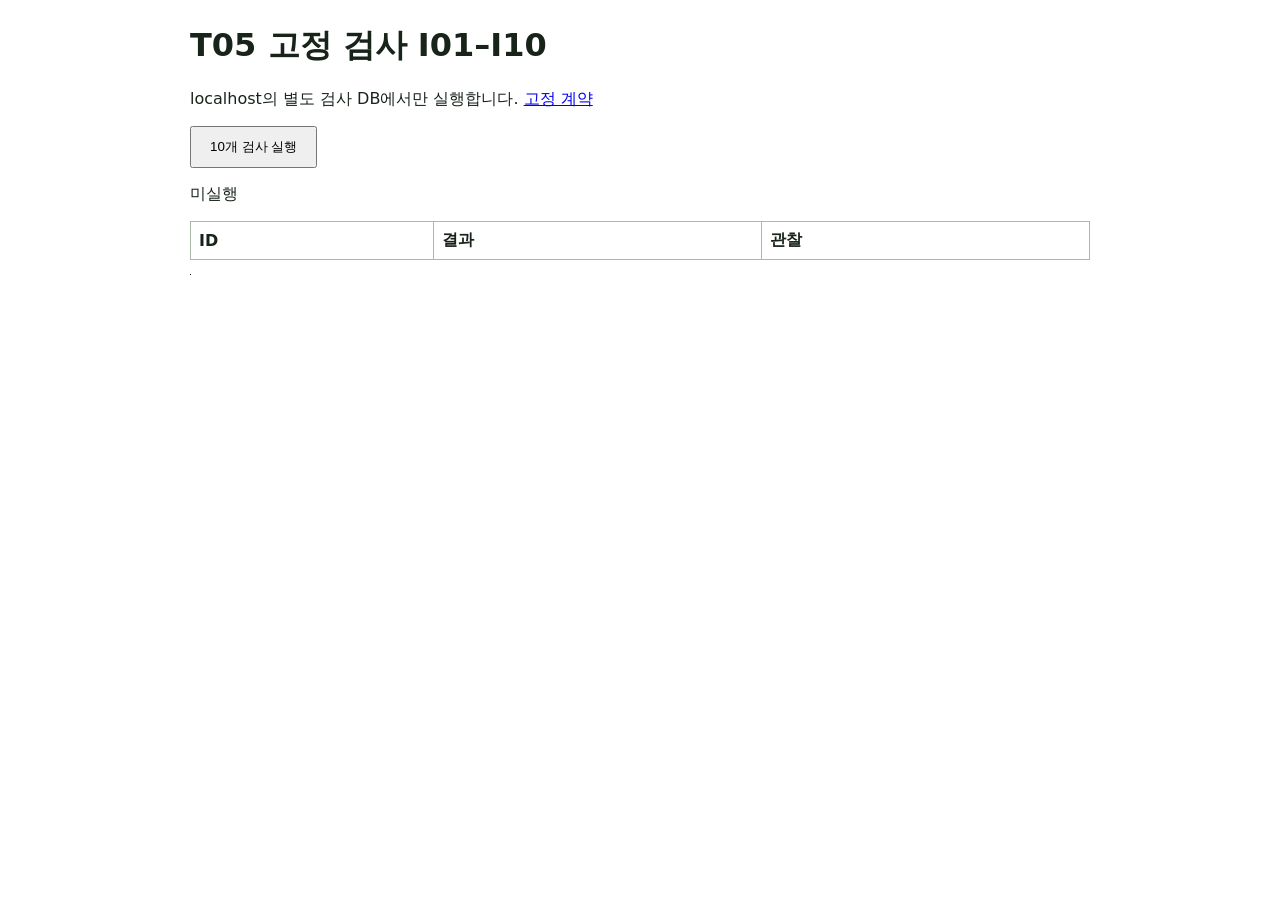
<file: t05/checks.html>
<!doctype html><html lang="ko"><meta charset="utf-8"><title>T05 고정 검사</title>
<style>body{font:16px system-ui;max-width:900px;margin:24px auto;color:#18231a}button{padding:10px 18px}table{border-collapse:collapse;width:100%;margin-top:16px}td,th{border:1px solid #aab9aa;padding:8px;text-align:left}.pass{color:#146323}.fail{color:#a42121}iframe{width:1px;height:1px;border:0}</style>
<h1>T05 고정 검사 I01–I10</h1><p>localhost의 별도 검사 DB에서만 실행합니다. <a href="fixed-contract.md">고정 계약</a></p>
<button id="run">10개 검사 실행</button><p id="summary" aria-live="polite">미실행</p><table><thead><tr><th>ID</th><th>결과</th><th>관찰</th></tr></thead><tbody id="results"></tbody></table>
<iframe id="editor" src="../index.html?lab" title="검사 전용 편집기"></iframe>
<script type="module">
const frame=document.querySelector('#editor'),$=s=>document.querySelector(s),rows=[];
const ready=()=>new Promise((resolve,reject)=>{const start=Date.now();const poll=async()=>{const lab=frame.contentWindow?.FrameLab;if(lab&&await lab.whenStorageReady())return resolve(lab);if(Date.now()-start>10000)return reject(Error('편집기 저장소 연결 실패'));setTimeout(poll,100)};poll()});
const db=()=>new Promise((resolve,reject)=>{const r=indexedDB.open('frame-lab-test-v2');r.onsuccess=()=>resolve(r.result);r.onerror=()=>reject(r.error)});
async function records(){const d=await db();return new Promise((resolve,reject)=>{const r=d.transaction('templates').objectStore('templates').getAll();r.onsuccess=()=>{d.close();resolve(r.result)};r.onerror=()=>reject(r.error)})}
async function replace(all,lab){const d=await db();await new Promise((resolve,reject)=>{const tx=d.transaction('templates','readwrite'),s=tx.objectStore('templates');s.clear();all.forEach(t=>s.put(t));tx.oncomplete=resolve;tx.onerror=()=>reject(tx.error)});d.close();lab.cancelImportJSON();await lab.refreshTemplates()}
function mark(id,pass,detail){rows.push({id,result:pass?'PASS':'FAIL',detail});const tr=document.createElement('tr');tr.innerHTML=`<td>${id}</td><td class="${pass?'pass':'fail'}">${pass?'PASS':'FAIL'}</td><td></td>`;tr.lastChild.textContent=detail;$('#results').append(tr)}
async function check(id,fn){try{const detail=await fn();mark(id,true,detail)}catch(e){mark(id,false,e.message)}}
const expect=(condition,message)=>{if(!condition)throw Error(message)};
const clone=x=>structuredClone(x);
$('#run').onclick=async()=>{rows.length=0;$('#results').replaceChildren();$('#run').disabled=true;$('#summary').textContent='검사 중…';try{
const lab=await ready(),base=JSON.parse(await (await fetch('fixtures/new-one.json')).text()),template=base.templates[0],json=x=>JSON.stringify(x);
await check('I01',async()=>{await replace([],lab);const r=await lab.importJSON(json(base));expect(r.newCount===1&&r.updatedCount===0,'개수 불일치');expect((await records()).length===0,'적용 전 DB 변경');expect(!frame.contentDocument.querySelector('#importPreview').hidden,'확인 화면 없음');return '신규 1 · 갱신 0, DB 0건'});
await check('I02',async()=>{lab.cancelImportJSON();expect(frame.contentDocument.querySelector('#importPreview').hidden,'확인 화면 유지');expect((await records()).length===0,'취소 뒤 DB 변경');return '취소 뒤 DB 0건'});
await check('I03',async()=>{await lab.importJSON(json(base));const button=frame.contentDocument.querySelector('#applyImport');expect(!button.disabled,'적용 버튼 비활성');button.click();await new Promise(r=>setTimeout(r,200));const all=await records();expect(all.length===1&&all[0].id==='incoming-0001','적용 후 저장 실패');return '신규 1건 저장'});
await check('I04',async()=>{const existing={...clone(template),id:'existing-0001',name:'원래 이름',deleted:false,thumbnail:''};await replace([existing],lab);const incoming=clone(base);incoming.templates=[{...clone(template),id:'existing-0001',name:'새 이름'},{...clone(template),id:'incoming-0002'}];const r=await lab.importJSON(json(incoming));expect(r.newCount===1&&r.updatedCount===1,'혼합 개수 불일치');const all=await records();expect(all.length===1&&all[0].name==='원래 이름','적용 전 기존 레코드 변경');return '신규 1 · 갱신 1, DB 유지'});
await check('I05',async()=>{const button=frame.contentDocument.querySelector('#applyImport');expect(!button.disabled,'적용 버튼 비활성');button.click();await new Promise(r=>setTimeout(r,200));const all=await records();expect(all.length===2&&all.some(t=>t.id==='existing-0001'&&t.name==='새 이름')&&all.some(t=>t.id==='incoming-0002'),'혼합 적용 실패');return '갱신 1 · 신규 1 저장'});
await check('I06',async()=>{const before=json(await records());let failed=false;try{await lab.importJSON('{broken')}catch{failed=true}expect(failed,'손상 JSON 허용');expect(frame.contentDocument.querySelector('#importPreview').hidden,'오류 뒤 확인 화면 남음');expect(json(await records())===before,'오류 뒤 DB 변경');return '손상 JSON 거부, DB 유지'});
await check('I07',async()=>{const before=json(await records()),input=clone(base);input.templates.push(clone(template));let failed=false;try{await lab.importJSON(json(input))}catch{failed=true}expect(failed,'중복 ID 허용');expect(frame.contentDocument.querySelector('#importPreview').hidden,'확인 화면 남음');expect(json(await records())===before,'DB 변경');return '중복 ID 전체 거부'});
await check('I08',async()=>{const before=json(await records()),input=clone(base);input.templates.push({...clone(template),id:'bad-edit-0001',editor:{...clone(template.editor),ratio:'2:3'}});let failed=false;try{await lab.importJSON(json(input))}catch{failed=true}expect(failed,'잘못된 편집 설정 허용');expect(json(await records())===before,'첫 항목 저장됨');return '둘째 항목 오류로 전체 거부'});
await check('I09',async()=>{const full=Array.from({length:24},(_,i)=>({...clone(template),id:`existing-${String(i).padStart(4,'0')}`,deleted:false,thumbnail:''}));await replace(full,lab);let failed=false;try{await lab.importJSON(json(base))}catch{failed=true}expect(failed,'24개 한도 초과 허용');expect(frame.contentDocument.querySelector('#importPreview').hidden,'확인 화면 남음');expect((await records()).length===24,'DB 변경');return '25번째 신규 ID 거부, DB 24건'});
await check('I10',async()=>{await replace([],lab);await lab.importJSON(json(base));const last=clone(base);last.templates=[{...clone(template),id:'incoming-0002'}];const r=await lab.importJSON(json(last));expect(r.newCount===1&&r.updatedCount===0,'마지막 파일 미리보기 불일치');const button=frame.contentDocument.querySelector('#applyImport');expect(!button.disabled,'적용 버튼 비활성');button.click();await new Promise(r=>setTimeout(r,200));const all=await records();expect(all.length===1&&all[0].id==='incoming-0002','앞 파일이 저장되거나 마지막 파일 누락');return '마지막 파일만 적용'});
}catch(e){mark('환경',false,e.message)}finally{$('#summary').textContent=`PASS ${rows.filter(r=>r.result==='PASS').length} / ${rows.length} · FAIL ${rows.filter(r=>r.result==='FAIL').length}`;$('#run').disabled=false}};
</script></html>
</file>
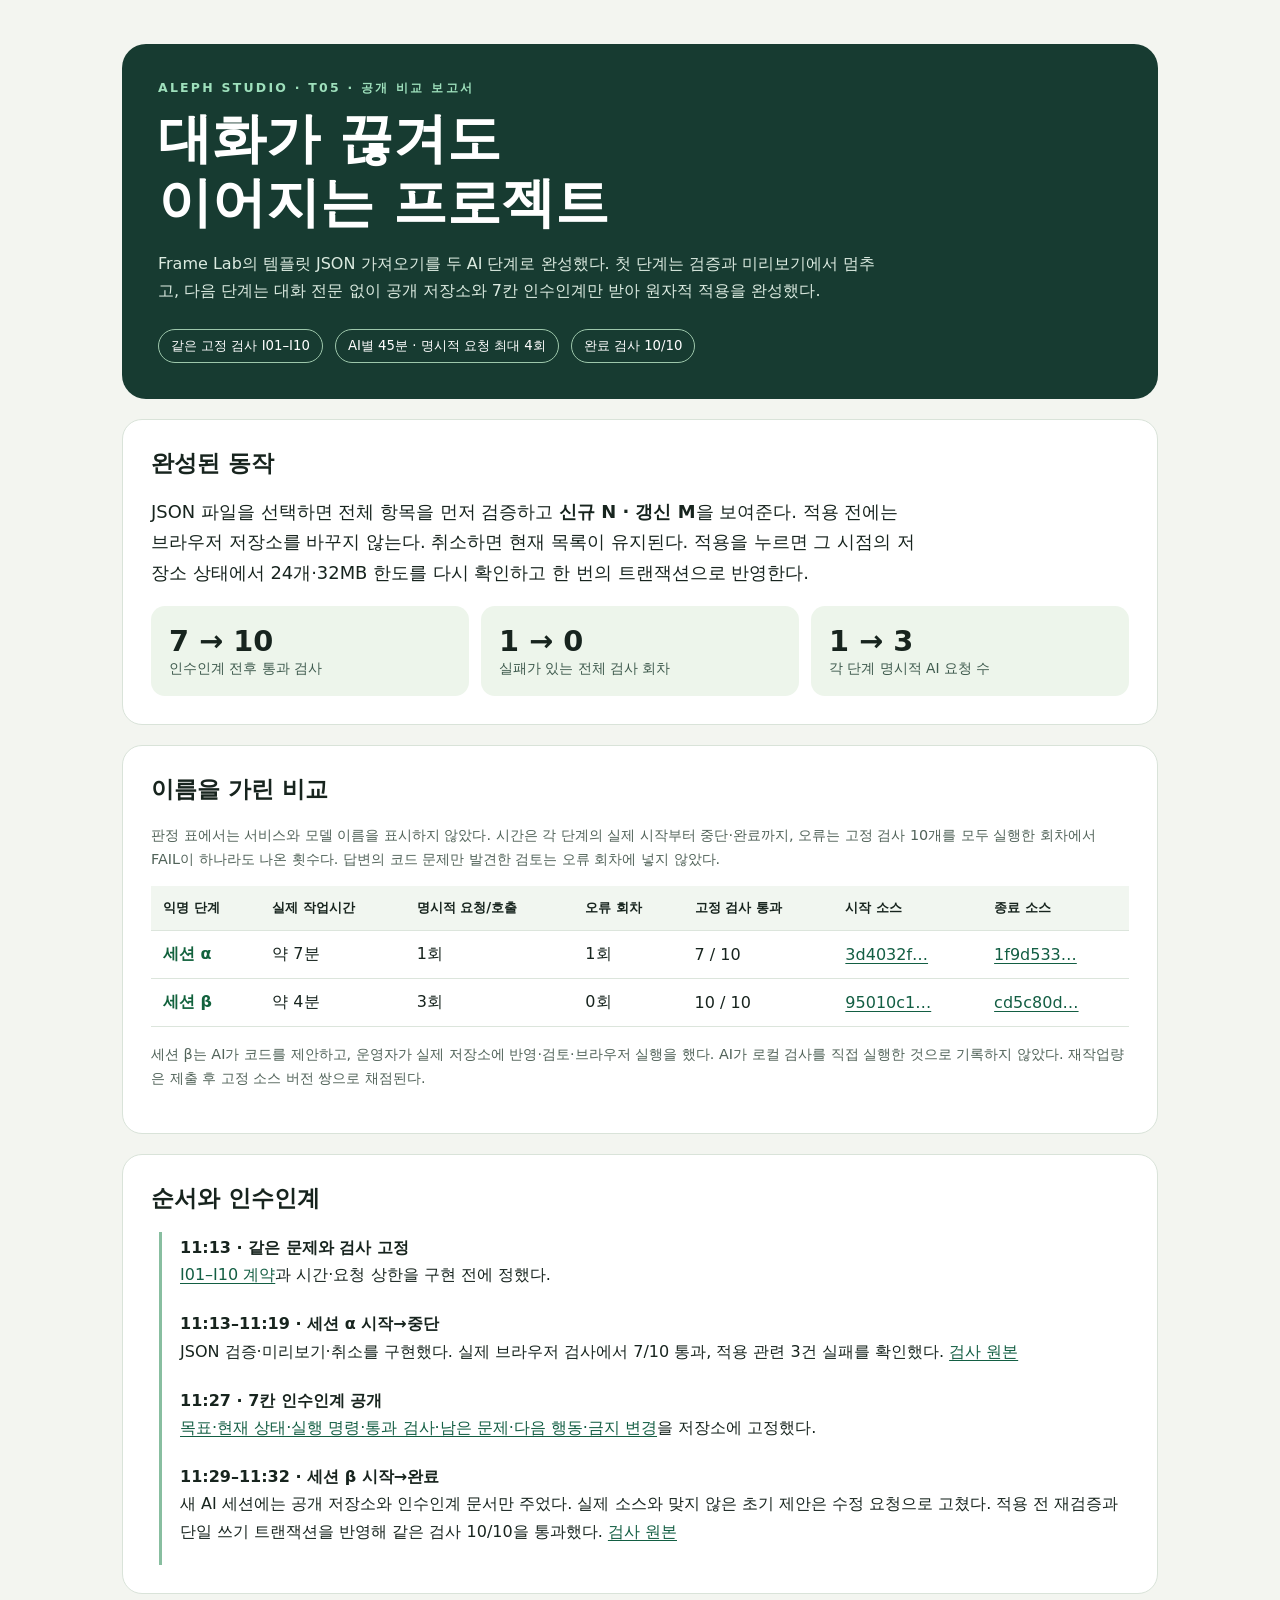
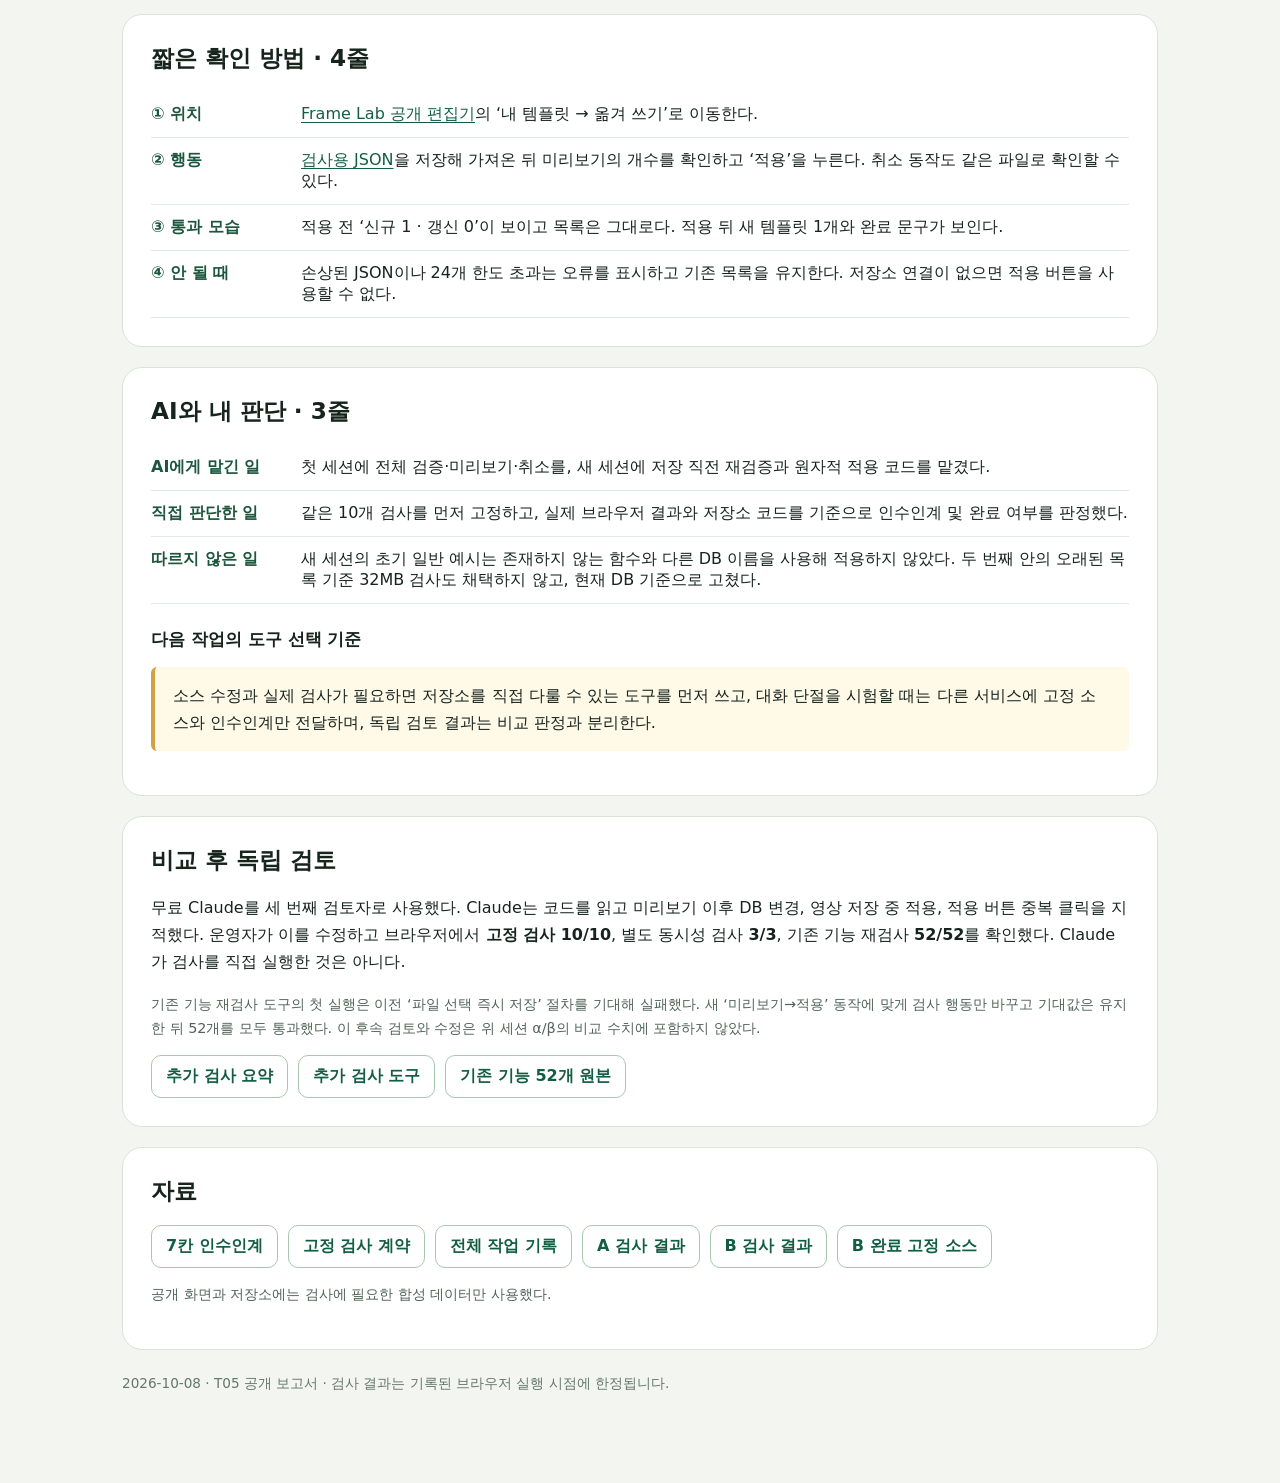
<file: t05/report.html>
<!doctype html>
<html lang="ko">
<meta charset="utf-8">
<meta name="viewport" content="width=device-width,initial-scale=1">
<title>T05 · 끊긴 대화에서 이어진 Frame Lab</title>
<style>
:root{font-family:system-ui,"Malgun Gothic",sans-serif;color:#17241e;background:#f3f5f0}*{box-sizing:border-box}body{margin:0}main{max-width:1080px;margin:auto;padding:44px 22px 90px}header{background:#173b31;color:#fff;padding:36px;border-radius:24px}h1{font-size:clamp(2rem,5vw,3.4rem);line-height:1.17;margin:10px 0}header p{max-width:720px;line-height:1.7;color:#dcebe1}.eyebrow{font-size:.78rem;letter-spacing:.18em;font-weight:800;text-transform:uppercase;color:#9ee0bc}.meta{display:flex;gap:12px;flex-wrap:wrap;margin-top:24px}.chip{border:1px solid #9dc7ab;border-radius:99px;padding:7px 12px;font-size:.83rem}section{background:white;border:1px solid #d9e3d9;border-radius:20px;padding:28px;margin-top:20px}h2{margin:0 0 18px;font-size:1.45rem}h3{font-size:1.05rem;margin:24px 0 8px}p,li{line-height:1.7}a{color:#135e43;text-underline-offset:3px}header a{color:#b9f5c8}.lead{font-size:1.12rem;max-width:770px}.grid{display:grid;grid-template-columns:repeat(3,1fr);gap:12px}.stat{background:#edf5eb;border-radius:14px;padding:18px}.stat b{display:block;font-size:1.8rem}.stat span{font-size:.86rem;color:#3f5b4e}.scroll{overflow:auto}table{width:100%;border-collapse:collapse;min-width:720px}th,td{border-bottom:1px solid #dce5dc;padding:13px 12px;text-align:left}th{background:#f1f6f0;font-size:.84rem}td strong{color:#12623d}.muted{color:#516359;font-size:.9rem}.timeline{list-style:none;padding:0;margin:0}.timeline li{border-left:3px solid #88bea0;padding:2px 0 20px 18px;margin-left:8px}.timeline b{display:block}.links{display:flex;flex-wrap:wrap;gap:10px}.links a{display:inline-block;border:1px solid #a7c8b0;padding:10px 14px;border-radius:10px;text-decoration:none;font-weight:700}.note{background:#fff9e8;border-left:4px solid #d0a244;padding:15px 18px;border-radius:6px}.decision{display:grid;grid-template-columns:140px 1fr;gap:10px;border-bottom:1px solid #e3e9e3;padding:12px 0}.decision b{color:#1d563d}footer{font-size:.85rem;color:#66776b;margin-top:25px}@media(max-width:680px){.grid{grid-template-columns:1fr}.decision{grid-template-columns:1fr;gap:2px}section{padding:22px}}
</style>
<main>
<header>
  <div class="eyebrow">ALEPH STUDIO · T05 · 공개 비교 보고서</div>
  <h1>대화가 끊겨도<br>이어지는 프로젝트</h1>
  <p>Frame Lab의 템플릿 JSON 가져오기를 두 AI 단계로 완성했다. 첫 단계는 검증과 미리보기에서 멈추고, 다음 단계는 대화 전문 없이 공개 저장소와 7칸 인수인계만 받아 원자적 적용을 완성했다.</p>
  <div class="meta"><span class="chip">같은 고정 검사 I01–I10</span><span class="chip">AI별 45분 · 명시적 요청 최대 4회</span><span class="chip">완료 검사 10/10</span></div>
</header>
<section>
  <h2>완성된 동작</h2>
  <p class="lead">JSON 파일을 선택하면 전체 항목을 먼저 검증하고 <b>신규 N · 갱신 M</b>을 보여준다. 적용 전에는 브라우저 저장소를 바꾸지 않는다. 취소하면 현재 목록이 유지된다. 적용을 누르면 그 시점의 저장소 상태에서 24개·32MB 한도를 다시 확인하고 한 번의 트랜잭션으로 반영한다.</p>
  <div class="grid"><div class="stat"><b>7 → 10</b><span>인수인계 전후 통과 검사</span></div><div class="stat"><b>1 → 0</b><span>실패가 있는 전체 검사 회차</span></div><div class="stat"><b>1 → 3</b><span>각 단계 명시적 AI 요청 수</span></div></div>
</section>
<section>
  <h2>이름을 가린 비교</h2>
  <p class="muted">판정 표에서는 서비스와 모델 이름을 표시하지 않았다. 시간은 각 단계의 실제 시작부터 중단·완료까지, 오류는 고정 검사 10개를 모두 실행한 회차에서 FAIL이 하나라도 나온 횟수다. 답변의 코드 문제만 발견한 검토는 오류 회차에 넣지 않았다.</p>
  <div class="scroll"><table><thead><tr><th>익명 단계</th><th>실제 작업시간</th><th>명시적 요청/호출</th><th>오류 회차</th><th>고정 검사 통과</th><th>시작 소스</th><th>종료 소스</th></tr></thead><tbody>
    <tr><td><strong>세션 α</strong></td><td>약 7분</td><td>1회</td><td>1회</td><td>7 / 10</td><td><a href="https://github.com/H0P2/frame-lab-card-studio/tree/3d4032fefd88b901605f248bdb8f98e09e1e49d2">3d4032f…</a></td><td><a href="https://github.com/H0P2/frame-lab-card-studio/tree/1f9d533371b462225e65bf103fc7090a6a30f735">1f9d533…</a></td></tr>
    <tr><td><strong>세션 β</strong></td><td>약 4분</td><td>3회</td><td>0회</td><td>10 / 10</td><td><a href="https://github.com/H0P2/frame-lab-card-studio/tree/95010c10d24d3fffc59eecfca610ce1ad3d7e38a">95010c1…</a></td><td><a href="https://github.com/H0P2/frame-lab-card-studio/tree/cd5c80d59f74904a5eab039bdadf4c2cc1c557d3">cd5c80d…</a></td></tr>
  </tbody></table></div>
  <p class="muted">세션 β는 AI가 코드를 제안하고, 운영자가 실제 저장소에 반영·검토·브라우저 실행을 했다. AI가 로컬 검사를 직접 실행한 것으로 기록하지 않았다. 재작업량은 제출 후 고정 소스 버전 쌍으로 채점된다.</p>
</section>
<section>
  <h2>순서와 인수인계</h2>
  <ol class="timeline">
    <li><b>11:13 · 같은 문제와 검사 고정</b><a href="fixed-contract.md">I01–I10 계약</a>과 시간·요청 상한을 구현 전에 정했다.</li>
    <li><b>11:13–11:19 · 세션 α 시작→중단</b>JSON 검증·미리보기·취소를 구현했다. 실제 브라우저 검사에서 7/10 통과, 적용 관련 3건 실패를 확인했다. <a href="a-results.json">검사 원본</a></li>
    <li><b>11:27 · 7칸 인수인계 공개</b><a href="handoff.md">목표·현재 상태·실행 명령·통과 검사·남은 문제·다음 행동·금지 변경</a>을 저장소에 고정했다.</li>
    <li><b>11:29–11:32 · 세션 β 시작→완료</b>새 AI 세션에는 공개 저장소와 인수인계 문서만 주었다. 실제 소스와 맞지 않은 초기 제안은 수정 요청으로 고쳤다. 적용 전 재검증과 단일 쓰기 트랜잭션을 반영해 같은 검사 10/10을 통과했다. <a href="b-results.json">검사 원본</a></li>
  </ol>
</section>
<section>
  <h2>짧은 확인 방법 · 4줄</h2>
  <div class="decision"><b>① 위치</b><span><a href="../index.html">Frame Lab 공개 편집기</a>의 ‘내 템플릿 → 옮겨 쓰기’로 이동한다.</span></div>
  <div class="decision"><b>② 행동</b><span><a href="fixtures/new-one.json" download>검사용 JSON</a>을 저장해 가져온 뒤 미리보기의 개수를 확인하고 ‘적용’을 누른다. 취소 동작도 같은 파일로 확인할 수 있다.</span></div>
  <div class="decision"><b>③ 통과 모습</b><span>적용 전 ‘신규 1 · 갱신 0’이 보이고 목록은 그대로다. 적용 뒤 새 템플릿 1개와 완료 문구가 보인다.</span></div>
  <div class="decision"><b>④ 안 될 때</b><span>손상된 JSON이나 24개 한도 초과는 오류를 표시하고 기존 목록을 유지한다. 저장소 연결이 없으면 적용 버튼을 사용할 수 없다.</span></div>
</section>
<section>
  <h2>AI와 내 판단 · 3줄</h2>
  <div class="decision"><b>AI에게 맡긴 일</b><span>첫 세션에 전체 검증·미리보기·취소를, 새 세션에 저장 직전 재검증과 원자적 적용 코드를 맡겼다.</span></div>
  <div class="decision"><b>직접 판단한 일</b><span>같은 10개 검사를 먼저 고정하고, 실제 브라우저 결과와 저장소 코드를 기준으로 인수인계 및 완료 여부를 판정했다.</span></div>
  <div class="decision"><b>따르지 않은 일</b><span>새 세션의 초기 일반 예시는 존재하지 않는 함수와 다른 DB 이름을 사용해 적용하지 않았다. 두 번째 안의 오래된 목록 기준 32MB 검사도 채택하지 않고, 현재 DB 기준으로 고쳤다.</span></div>
  <h3>다음 작업의 도구 선택 기준</h3>
  <p class="note">소스 수정과 실제 검사가 필요하면 저장소를 직접 다룰 수 있는 도구를 먼저 쓰고, 대화 단절을 시험할 때는 다른 서비스에 고정 소스와 인수인계만 전달하며, 독립 검토 결과는 비교 판정과 분리한다.</p>
</section>
<section>
  <h2>비교 후 독립 검토</h2>
  <p>무료 Claude를 세 번째 검토자로 사용했다. Claude는 코드를 읽고 미리보기 이후 DB 변경, 영상 저장 중 적용, 적용 버튼 중복 클릭을 지적했다. 운영자가 이를 수정하고 브라우저에서 <b>고정 검사 10/10</b>, 별도 동시성 검사 <b>3/3</b>, 기존 기능 재검사 <b>52/52</b>를 확인했다. Claude가 검사를 직접 실행한 것은 아니다.</p>
  <p class="muted">기존 기능 재검사 도구의 첫 실행은 이전 ‘파일 선택 즉시 저장’ 절차를 기대해 실패했다. 새 ‘미리보기→적용’ 동작에 맞게 검사 행동만 바꾸고 기대값은 유지한 뒤 52개를 모두 통과했다. 이 후속 검토와 수정은 위 세션 α/β의 비교 수치에 포함하지 않았다.</p>
  <div class="links"><a href="review-results.json">추가 검사 요약</a><a href="review-checks.html">추가 검사 도구</a><a href="regression-all.json">기존 기능 52개 원본</a></div>
</section>
<section>
  <h2>자료</h2>
  <div class="links"><a href="handoff.md">7칸 인수인계</a><a href="fixed-contract.md">고정 검사 계약</a><a href="run-log.md">전체 작업 기록</a><a href="a-results.json">A 검사 결과</a><a href="b-results.json">B 검사 결과</a><a href="https://github.com/H0P2/frame-lab-card-studio/tree/cd5c80d59f74904a5eab039bdadf4c2cc1c557d3">B 완료 고정 소스</a></div>
  <p class="muted">공개 화면과 저장소에는 검사에 필요한 합성 데이터만 사용했다.</p>
</section>
<footer>2026-10-08 · T05 공개 보고서 · 검사 결과는 기록된 브라우저 실행 시점에 한정됩니다.</footer>
</main>
</html>
</file>
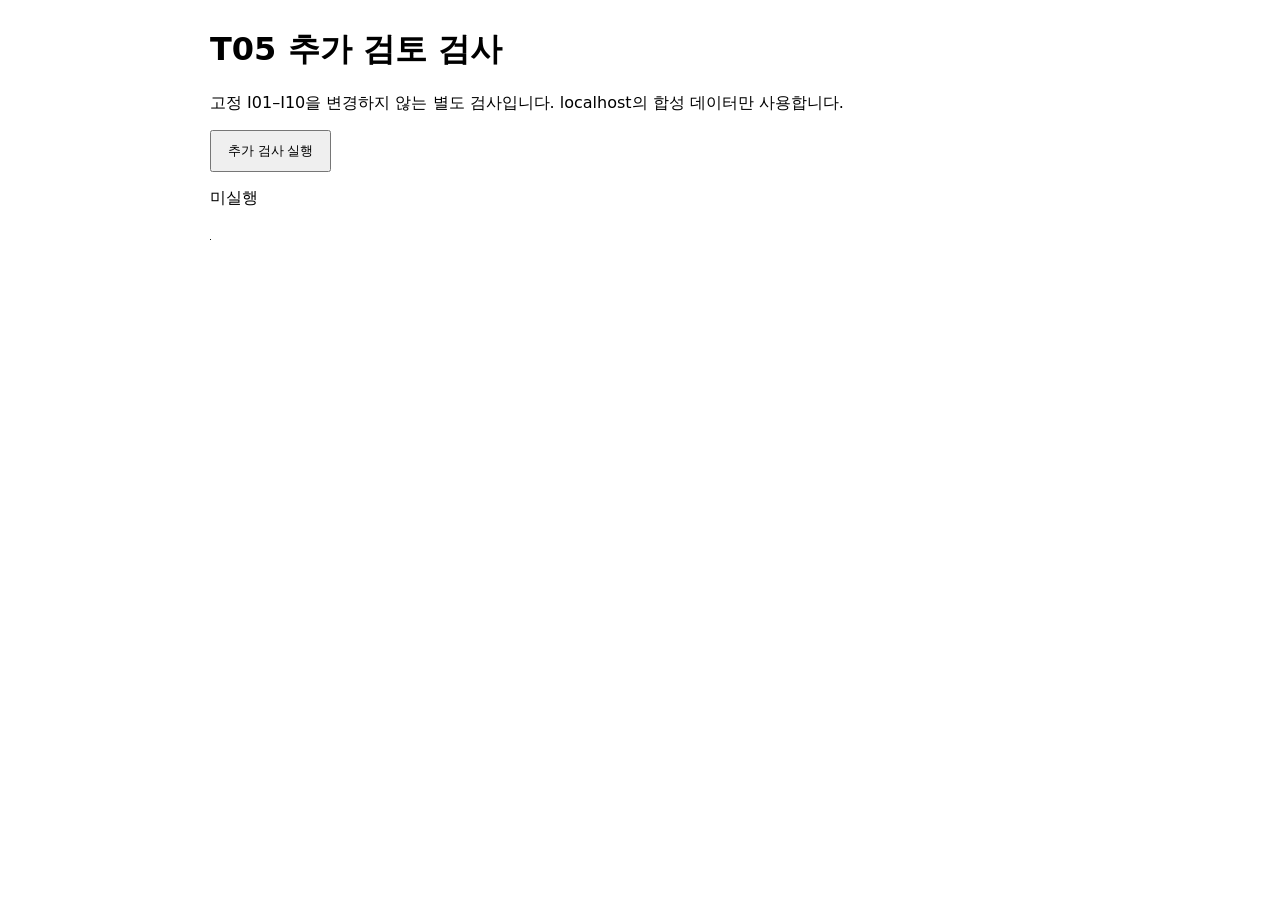
<file: t05/review-checks.html>
<!doctype html><html lang="ko"><meta charset="utf-8"><title>T05 추가 검토</title>
<style>body{font:16px system-ui;max-width:860px;margin:28px auto}button{padding:10px 16px}li{padding:7px}.pass{color:#17683c}.fail{color:#bd2c35}iframe{width:1px;height:1px;border:0}</style>
<h1>T05 추가 검토 검사</h1><p>고정 I01–I10을 변경하지 않는 별도 검사입니다. localhost의 합성 데이터만 사용합니다.</p>
<button id="run">추가 검사 실행</button><p id="summary">미실행</p><ol id="results"></ol>
<iframe id="editor" src="../index.html?lab" title="검토 전용 편집기"></iframe>
<script type="module">
const frame=document.querySelector('#editor'),results=document.querySelector('#results'),summary=document.querySelector('#summary');
const assert=(ok,message)=>{if(!ok)throw Error(message)};
const wait=async predicate=>{for(let i=0;i<100;i++){if(await predicate())return;await new Promise(r=>setTimeout(r,30))}throw Error('상태 대기 시간 초과')};
const open=()=>new Promise((resolve,reject)=>{const request=indexedDB.open('frame-lab-test-v2');request.onsuccess=()=>resolve(request.result);request.onerror=()=>reject(request.error)});
async function read(){const db=await open();return new Promise((resolve,reject)=>{const request=db.transaction('templates').objectStore('templates').getAll();request.onsuccess=()=>{db.close();resolve(request.result)};request.onerror=()=>reject(request.error)})}
async function write(records,clear=false){const db=await open();await new Promise((resolve,reject)=>{const tx=db.transaction('templates','readwrite'),store=tx.objectStore('templates');if(clear)store.clear();for(const record of records)store.put(record);tx.oncomplete=resolve;tx.onabort=tx.onerror=()=>reject(tx.error)});db.close()}
async function test(label,fn){const row=document.createElement('li');try{await fn();row.textContent=`PASS · ${label}`;row.className='pass'}catch(error){row.textContent=`FAIL · ${label}: ${error.message}`;row.className='fail'}results.append(row)}
document.querySelector('#run').onclick=async()=>{results.replaceChildren();summary.textContent='검사 중…';document.querySelector('#run').disabled=true;try{
 await wait(()=>frame.contentWindow.FrameLab);const lab=frame.contentWindow.FrameLab;assert(await lab.whenStorageReady(),'저장소 연결 실패');
 const base=await (await fetch('fixtures/new-one.json')).json(),template=base.templates[0],json=JSON.stringify;
 const reset=async records=>{await write(records,true);lab.cancelImportJSON();await lab.refreshTemplates()};
 await test('미리보기 후 같은 ID가 생기면 조용히 덮어쓰지 않음',async()=>{await reset([]);await lab.importJSON(json(base));await write([{...template,name:'동시에 저장된 이름',deleted:false,thumbnail:''}]);let failed=false;try{await lab.applyImportJSON()}catch(error){failed=/목록이 바뀌었습니다/.test(error.message)}assert(failed,'목록 변경 거부 없음');const rows=await read();assert(rows.length===1&&rows[0].name==='동시에 저장된 이름','동시 변경이 덮어써짐');assert(frame.contentDocument.querySelector('#importPreview').hidden,'오래된 확인 화면 유지')});
 await test('미리보기 후 24개가 되면 적용을 거부함',async()=>{const baseRows=Array.from({length:23},(_,i)=>({...template,id:`review-${String(i).padStart(4,'0')}`,deleted:false,thumbnail:''}));await reset(baseRows);await lab.importJSON(json(base));await write([{...template,id:'review-0023',deleted:false,thumbnail:''}]);let failed=false;try{await lab.applyImportJSON()}catch(error){failed=/24개를 넘/.test(error.message)}assert(failed,'24개 한도 거부 없음');const rows=await read();assert(rows.length===24&&!rows.some(r=>r.id===template.id),'DB가 변경됨');assert(frame.contentDocument.querySelector('#importPreview').hidden,'오래된 확인 화면 유지')});
 await test('적용 중 취소 버튼이 비활성화됨',async()=>{await reset([]);await lab.importJSON(json(base));const task=lab.applyImportJSON();assert(frame.contentDocument.querySelector('#cancelImport').disabled,'적용 중 취소 가능');await task;assert((await read()).length===1,'적용 실패')});
}catch(error){const row=document.createElement('li');row.textContent=`FAIL · 환경: ${error.message}`;row.className='fail';results.append(row)}finally{const rows=[...results.children];summary.textContent=`PASS ${rows.filter(r=>r.className==='pass').length} / ${rows.length} · FAIL ${rows.filter(r=>r.className==='fail').length}`;document.querySelector('#run').disabled=false}};
</script>
</file>
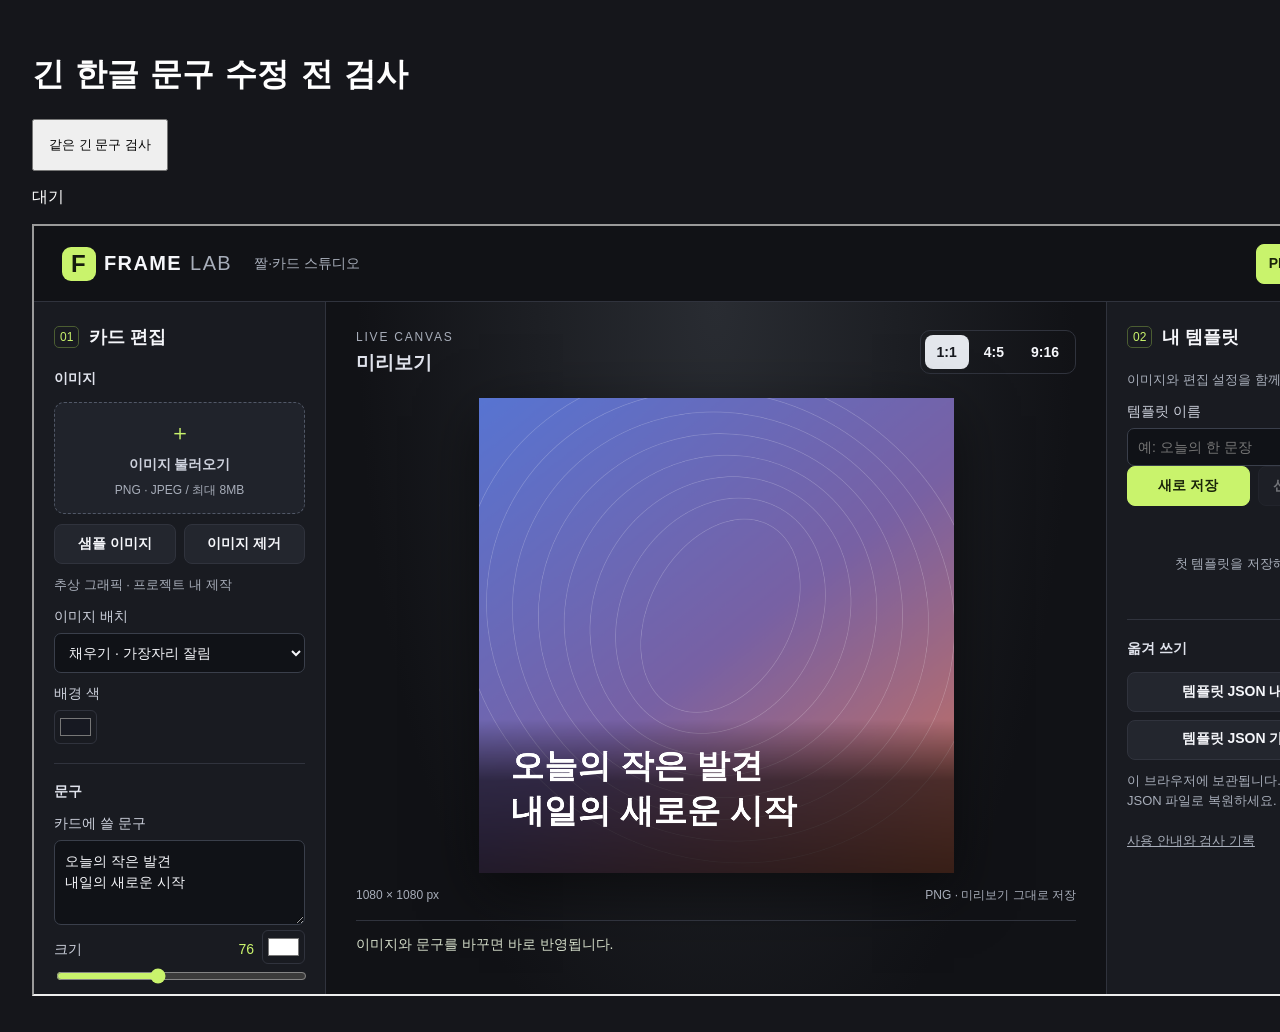
<file: verification/before.html>
<!doctype html><html lang="ko"><meta charset="utf-8"><title>긴 한글 문구 — 수정 전 실제 검사</title><style>body{font:16px system-ui;background:#15161b;color:white;padding:24px}button{padding:15px}iframe{width:1366px;height:768px}pre{white-space:pre-wrap}</style><h1>긴 한글 문구 수정 전 검사</h1><button id="run">같은 긴 문구 검사</button><pre id="out">대기</pre><iframe id="f" src="before/index.html"></iframe><script>document.querySelector('button').onclick=async()=>{const d=document.querySelector('iframe').contentDocument;const input='작은 발견이 쌓여 새로운 시작이 됩니다. '.repeat(30);const t=d.querySelector('#text');t.value=input;t.dispatchEvent(new Event('input',{bubbles:true}));const c=d.querySelector('#preview');const ctx=c.getContext('2d');const width=ctx.measureText(input).width;const r={case:'long-korean',input,expected:'모든 문구가 카드의 안전 영역 안에 표시',actual:{textWidth:width,availableWidth:c.width-144,lines:1},result:width<=c.width-144?'PASS':'FAIL',reason:'자동 줄바꿈 없이 한 줄을 그려 오른쪽 문구가 잘림'};document.querySelector('#out').textContent=JSON.stringify(r,null,2);async function save(blob,name){const buf=new Uint8Array(await blob.arrayBuffer());for(let start=0,part=0;start<buf.length;start+=6000,part++){const data=btoa(String.fromCharCode(...buf.slice(start,start+6000)));await fetch('/__record?name='+name+'&part='+part+'&data='+encodeURIComponent(data))}}await save(new Blob([JSON.stringify(r,null,2)]),'before-long-korean.json');const b=await new Promise(r=>c.toBlob(r,'image/png'));await save(b,'before-long-korean.png')};</script></html>
</file>
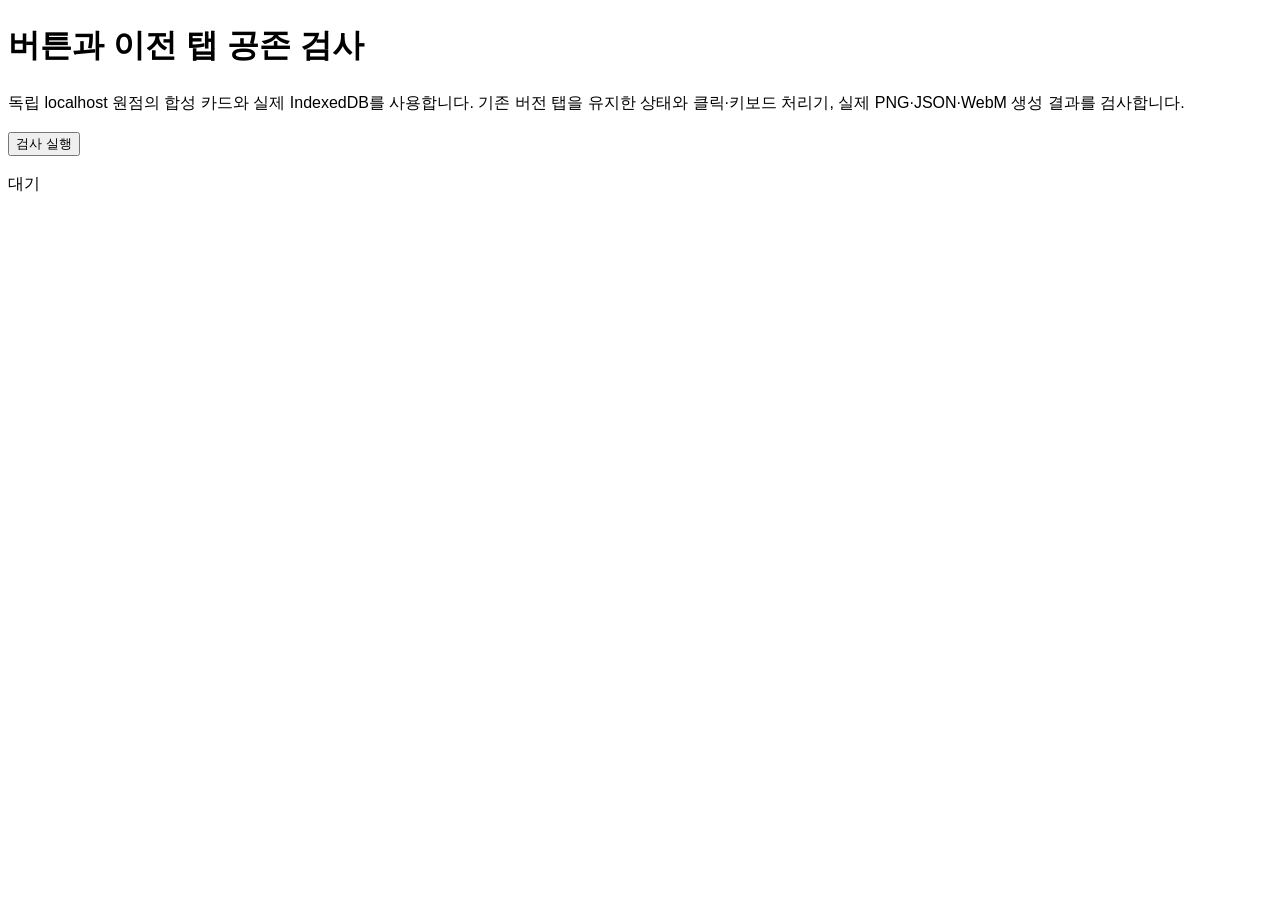
<file: verification/button-startup.html>
<!doctype html><html lang="ko"><meta charset="utf-8"><title>버튼과 시작 상태 실제 검사</title><style>body{font:16px/1.5 sans-serif}iframe{width:1366px;height:768px;border:1px solid #555}pre{white-space:pre-wrap}</style><h1>버튼과 이전 탭 공존 검사</h1><p>독립 localhost 원점의 합성 카드와 실제 IndexedDB를 사용합니다. 기존 버전 탭을 유지한 상태와 클릭·키보드 처리기, 실제 PNG·JSON·WebM 생성 결과를 검사합니다.</p><button id="run">검사 실행</button><div id="files"></div><pre id="out">대기</pre><div id="frames"></div><script type="module">
const out=document.querySelector('#out'),frames=document.querySelector('#frames'),files=document.querySelector('#files');let rows=[],before=null,downloads=[],holds=[];
const wait=async(test,timeout=6000)=>{const start=performance.now();while(performance.now()-start<timeout){if(test()){await new Promise(r=>setTimeout(r,0));if(test())return;}await new Promise(r=>setTimeout(r,30))}throw Error('기대 상태에 도달하지 않음')};
const add=(name,expected,actual,pass)=>{rows.push({name,expected,actual,status:pass?'PASS':'FAIL'});out.textContent=JSON.stringify(rows,null,2);if(!pass)throw Error(name)};
const asset=(blob,name)=>{const a=document.createElement('a');a.href=URL.createObjectURL(blob);a.download=name;a.textContent=name;files.append(a)};
const request=q=>new Promise((resolve,reject)=>{q.onsuccess=()=>resolve(q.result);q.onerror=()=>reject(q.error)});
const open=async(name,version,stores)=>{const q=indexedDB.open(name,version);q.onupgradeneeded=()=>{for(const store of stores)if(!q.result.objectStoreNames.contains(store))q.result.createObjectStore(store,{keyPath:'id'})};const db=await request(q);holds.push(db);return db};
const write=(db,store,value)=>new Promise((resolve,reject)=>{const t=db.transaction(store,'readwrite');t.objectStore(store).put(value);t.oncomplete=resolve;t.onerror=t.onabort=()=>reject(t.error)});
const editor={ratio:'1:1',text:'이전 탭의 공개 가능한 기록',fontSize:76,color:'#ffffff',position:'bottom',align:'left',fit:'cover',background:'#171922',scrim:true,image:null};
const legacy=async name=>{const db=await open(name,1,['templates']);const c=document.createElement('canvas');c.width=c.height=8;await write(db,'templates',{id:'legacy-fixture-01',name:'이전 템플릿',createdAt:'2026-10-05T00:00:00.000Z',updatedAt:'2026-10-05T00:00:00.000Z',editor,thumbnail:c.toDataURL(),deleted:false});return db};
const frame=src=>{const f=document.createElement('iframe');f.src=src;frames.append(f);return f};
const inspect=f=>({status:f.contentDocument.querySelector('#draftStatus')?.textContent,text:f.contentDocument.querySelector('#text')?.value,effect:f.contentDocument.querySelector('[data-effect][aria-pressed=true]')?.dataset.effect});
document.querySelector('#run').onclick=async()=>{document.querySelector('#run').disabled=true;try{
const old=await legacy('frame-lab-v1');const bf=frame('/review/fixtures/startup-before/index.html');await wait(()=>bf.contentDocument?.querySelector('[data-effect=fade]'));await new Promise(r=>setTimeout(r,350));bf.contentDocument.querySelector('[data-effect=fade]').click();await new Promise(r=>setTimeout(r,100));before={name:'이전 버전 탭과 함께 시작·페이드 클릭',expected:'fade 선택 및 기본 문구 표시',actual:inspect(bf),status:'FAIL'};if(before.actual.effect==='fade'||before.actual.text)throw Error('수정 전 문제가 재현되지 않음');bf.remove();old.close();
const held=await legacy('frame-lab-test-v2');let f=frame('/index.html?lab=1');await wait(()=>f.contentWindow?.FrameLab);let api=f.contentWindow.FrameLab,d=f.contentDocument,w=f.contentWindow;await api.whenStorageReady();add('이전 탭을 유지해도 준비 완료','원래 템플릿 유지 + 연결 완료',api.getStorageState(),api.getStorageState().templates&&api.getStorageState().drafts&&api.getStorageState().templateVersion===1&&api.snapshot().templates.some(t=>t.id==='legacy-fixture-01'));
for(const effect of ['none','fade','slide','typewriter','zoom']){d.querySelector(`[data-effect=${effect}]`).click();await wait(()=>api.snapshot().state.effect===effect);add('효과 클릭 '+effect,'선택 반영 및 none 이외 재생',{effect:api.snapshot().state.effect,playing:api.getStudioState().playing},api.getStudioState().playing===(effect!=='none'))}
d.querySelector('#playMotion').click();add('재생 정지 버튼','즉시 정지',api.getStudioState(),!api.getStudioState().playing);d.querySelector('#playMotion').click();add('재생 버튼','다시 재생',api.getStudioState(),api.getStudioState().playing);
const priorUndo=api.getStudioState().undo;for(const effect of ['fade','slide','typewriter','zoom','fade','slide','typewriter','zoom','fade','zoom'])d.querySelector(`[data-effect=${effect}]`).click();await wait(()=>api.getStudioState().undo===priorUndo+10);add('빠른 효과 클릭 10건','10번 모두 반영',{undoDelta:api.getStudioState().undo-priorUndo,effect:api.snapshot().state.effect},api.getStudioState().undo-priorUndo===10);
d.querySelector('#reduceMotion').click();add('움직임 줄이기','즉시 정지·영상 비활성',api.getStudioState(),!api.getStudioState().playing&&d.querySelector('#downloadVideo').disabled);d.querySelector('#reduceMotion').click();add('움직임 다시 허용','재생·영상 활성',{playDisabled:d.querySelector('#playMotion').disabled,videoDisabled:d.querySelector('#downloadVideo').disabled},!d.querySelector('#playMotion').disabled&&!d.querySelector('#downloadVideo').disabled);
for(const ratio of ['1:1','4:5','9:16']){d.querySelector(`[data-ratio="${ratio}"]`).click();await wait(()=>api.snapshot().state.ratio===ratio);add('화면비 '+ratio,'선택 반영',api.snapshot().layout,api.snapshot().state.ratio===ratio)}
for(const preset of ['neon','film','mono','editorial']){const text=api.snapshot().state.text;d.querySelector(`[data-preset=${preset}]`).click();await wait(()=>api.snapshot().state.style===preset);add('프리셋 '+preset,'스타일 변경·문구 유지',{style:api.snapshot().state.style},api.snapshot().state.text===text)}
d.querySelector('#resetStyle').click();await wait(()=>api.snapshot().state.style==='original');add('원본 스타일','original 복원',api.snapshot().state.style,true);
d.querySelector('#removeImage').click();await wait(()=>api.snapshot().state.image===null);add('이미지 제거','이미지 null',api.snapshot().state.image,true);d.querySelector('#sample').click();await wait(()=>!!api.snapshot().state.image);add('샘플 이미지','이미지 불러오기',{image:!!api.snapshot().state.image},true);
d.querySelector('#newCard').click();await wait(()=>api.snapshot().state.effect==='none'&&api.snapshot().state.ratio==='1:1');add('새 카드','현재 판 초기화',api.snapshot().state.text,api.snapshot().state.text==='오늘의 작은 발견\n내일의 새로운 시작');
d.querySelector('#text').value='버튼 확인 실제 문구';d.querySelector('#text').dispatchEvent(new w.Event('input',{bubbles:true}));const originalText=api.snapshot().state.text;d.querySelector('#undo').click();await wait(()=>api.snapshot().state.text!==originalText);add('실행 취소','이전 문구',api.snapshot().state.text,true);d.querySelector('#redo').click();await wait(()=>api.snapshot().state.text===originalText);add('다시 실행','변경 문구 복원',api.snapshot().state.text,true);
d.querySelector('#focusMode').click();add('집중 모드','패널 숨김',d.body.className,d.body.classList.contains('focus-mode'));d.dispatchEvent(new w.KeyboardEvent('keydown',{key:'Escape',bubbles:true}));add('Escape','편집 패널 복귀',d.body.className,!d.body.classList.contains('focus-mode'));
const nativeAnchor=w.HTMLAnchorElement.prototype.click;w.HTMLAnchorElement.prototype.click=function(){if(this.download&&this.href.startsWith('blob:'))downloads.push({name:this.download,blob:fetch(this.href).then(r=>r.blob())});else nativeAnchor.call(this)};
const created=[];for(const name of ['검사 카드 A','검사 카드 B','검사 카드 C']){const oldIds=new Set(api.snapshot().templates.map(t=>t.id));d.querySelector('#templateName').value=name;d.querySelector('#createTemplate').click();await wait(()=>api.snapshot().templates.some(t=>!oldIds.has(t.id)));created.push(api.snapshot().templates.find(t=>!oldIds.has(t.id)));}add('새 템플릿 저장 3회','안정된 ID 세 개',created.map(t=>({id:t.id,name:t.name})),created.length===3);
const first=created[0];d.querySelector(`.template-row[data-id="${first.id}"] button`).click();await wait(()=>api.snapshot().selected===first.id&&!d.querySelector('#updateTemplate').disabled);add('템플릿 불러오기','선택한 ID',api.snapshot().selected,true);d.querySelector('#templateName').value='수정한 검사 카드';d.querySelector('#updateTemplate').click();await wait(()=>api.snapshot().templates.find(t=>t.id===first.id)?.name==='수정한 검사 카드');add('선택 항목 수정','같은 ID 수정',first.id,true);
const second=created[1];d.querySelector(`.template-row[data-id="${second.id}"] button[aria-label$="삭제"]`).click();await wait(()=>!api.snapshot().templates.some(t=>t.id===second.id));add('템플릿 삭제','정확한 ID 제거',second.id,true);d.querySelector('#undoDelete').click();await wait(()=>api.snapshot().templates.some(t=>t.id===second.id));add('삭제 취소','같은 ID 복원',second.id,true);
d.querySelector('#exportJSON').click();await wait(()=>downloads.some(x=>x.name.endsWith('.json')));const jsonBlob=await downloads.find(x=>x.name.endsWith('.json')).blob;const parsed=JSON.parse(await jsonBlob.text());add('JSON 내보내기','실제 템플릿 수 일치',parsed.templates.length,parsed.templates.length===api.snapshot().templates.length);
const dt=new w.DataTransfer();dt.items.add(new w.File([await jsonBlob.text()],'verified.json',{type:'application/json'}));d.querySelector('#jsonFile').files=dt.files;d.querySelector('#jsonFile').dispatchEvent(new w.Event('change',{bubbles:true}));await wait(()=>d.querySelector('#notice').textContent.includes('복원했습니다'));add('JSON 가져오기','실제 파일 input 처리·복원',d.querySelector('#notice').textContent,true);
d.querySelector('#download').click();await wait(()=>downloads.some(x=>x.name.endsWith('.png')));const png=await downloads.find(x=>x.name.endsWith('.png')).blob;const bitmap=await createImageBitmap(png);add('PNG 내려받기','실제 PNG 1080×1080',{bytes:png.size,width:bitmap.width,height:bitmap.height},bitmap.width===1080&&bitmap.height===1080);bitmap.close();asset(png,'button-proof.png');
d.querySelector('[data-effect=fade]').click();await wait(()=>api.snapshot().state.effect==='fade');d.querySelector('#downloadVideo').click();await wait(()=>api.getStudioState().recording);await wait(()=>!api.getStudioState().recording,12000);await wait(()=>downloads.some(x=>x.name.endsWith('.webm')));const video=await downloads.find(x=>x.name.endsWith('.webm')).blob;add('WebM 저장','실제 영상 생성 후 버튼 해제',{bytes:video.size,motionEnabled:!d.querySelector('#downloadVideo').disabled},video.size>1000&&!d.querySelector('#downloadVideo').disabled);asset(video,'button-proof.webm');
await api.flushDraft();const saved=api.snapshot().state.text;f.remove();f=frame('/index.html?lab=1');await wait(()=>f.contentWindow?.FrameLab);api=f.contentWindow.FrameLab;await api.whenStorageReady();add('새로고침·이전 탭 공존','문구·템플릿 유지',{text:api.snapshot().state.text,templates:api.snapshot().templates.length},api.snapshot().state.text===saved&&api.snapshot().templates.some(t=>t.id===first.id));
f.remove();const upgrade=indexedDB.open('frame-lab-test-v2',2);upgrade.onsuccess=()=>upgrade.result.close();upgrade.onupgradeneeded=()=>{};
f=frame('/index.html?lab=1');await wait(()=>f.contentWindow?.FrameLab);api=f.contentWindow.FrameLab;d=f.contentDocument;w=f.contentWindow;d.querySelector('[data-effect=fade]').click();await wait(()=>api.snapshot().state.effect==='fade');d.querySelector('#text').value='연결이 늦어도 지켜야 할 문구';d.querySelector('#text').dispatchEvent(new w.Event('input',{bubbles:true}));await api.whenStorageReady();add('저장 연결이 막혀도 편집','효과·문구 반영 및 복구 버튼',{storage:api.getStorageState(),text:api.snapshot().state.text,retryVisible:!d.querySelector('#retryStorage').hidden},api.snapshot().state.effect==='fade'&&api.snapshot().state.text==='연결이 늦어도 지켜야 할 문구'&&!d.querySelector('#retryStorage').hidden);
held.close();await new Promise(r=>setTimeout(r,100));d.querySelector('#retryStorage').click();await wait(()=>api.getStorageState().templates&&api.getStorageState().drafts);await wait(()=>d.querySelector('#retryStorage').hidden);add('저장소 다시 연결','사용자가 입력한 문구 유지',api.snapshot().state.text,api.snapshot().state.text==='연결이 늦어도 지켜야 할 문구');await api.flushDraft();
const v2=await open('frame-lab-v1',2,['templates','drafts']);await write(v2,'drafts',{id:'current',editor:{...editor,text:'이전 버전 자동 저장을 보존합니다'},updatedAt:new Date().toISOString()});const mf=frame('/index.html');await wait(()=>mf.contentDocument?.querySelector('#text')?.value==='이전 버전 자동 저장을 보존합니다');add('기존 v2 자동 저장 복원','이전 draft 이관',inspect(mf),true);
asset(new Blob([JSON.stringify({before,after:rows,method:'Actual browser IndexedDB connections held open; DOM click and input events run real handlers. Download anchor interception observes real generated files; focus Escape uses KeyboardEvent. Separate native mouse/keyboard checks supplement these results.'},null,2)],{type:'application/json'}),'button-startup-results.json');out.textContent=rows.length+' PASS · 수정 전 실제 FAIL 재현 · 결과 파일 준비';
}catch(e){out.textContent+='\nERROR '+e.message;asset(new Blob([JSON.stringify({before,after:rows,error:e.message},null,2)],{type:'application/json'}),'button-startup-failure.json')}finally{document.querySelector('#run').disabled=false}};
if(document.modelContext?.registerTool)document.modelContext.registerTool({name:'save_click_screenshot',description:'수정한 편집 화면의 실제 캡처를 로컬 파일로 보관합니다.',inputSchema:{type:'object',properties:{base64:{type:'string'}},required:['base64'],additionalProperties:false},execute:({base64})=>{asset(new Blob([Uint8Array.from(atob(base64),x=>x.charCodeAt(0))],{type:'image/jpeg'}),'button-screen.jpg');return{saved:true}}});
</script></html>
</file>
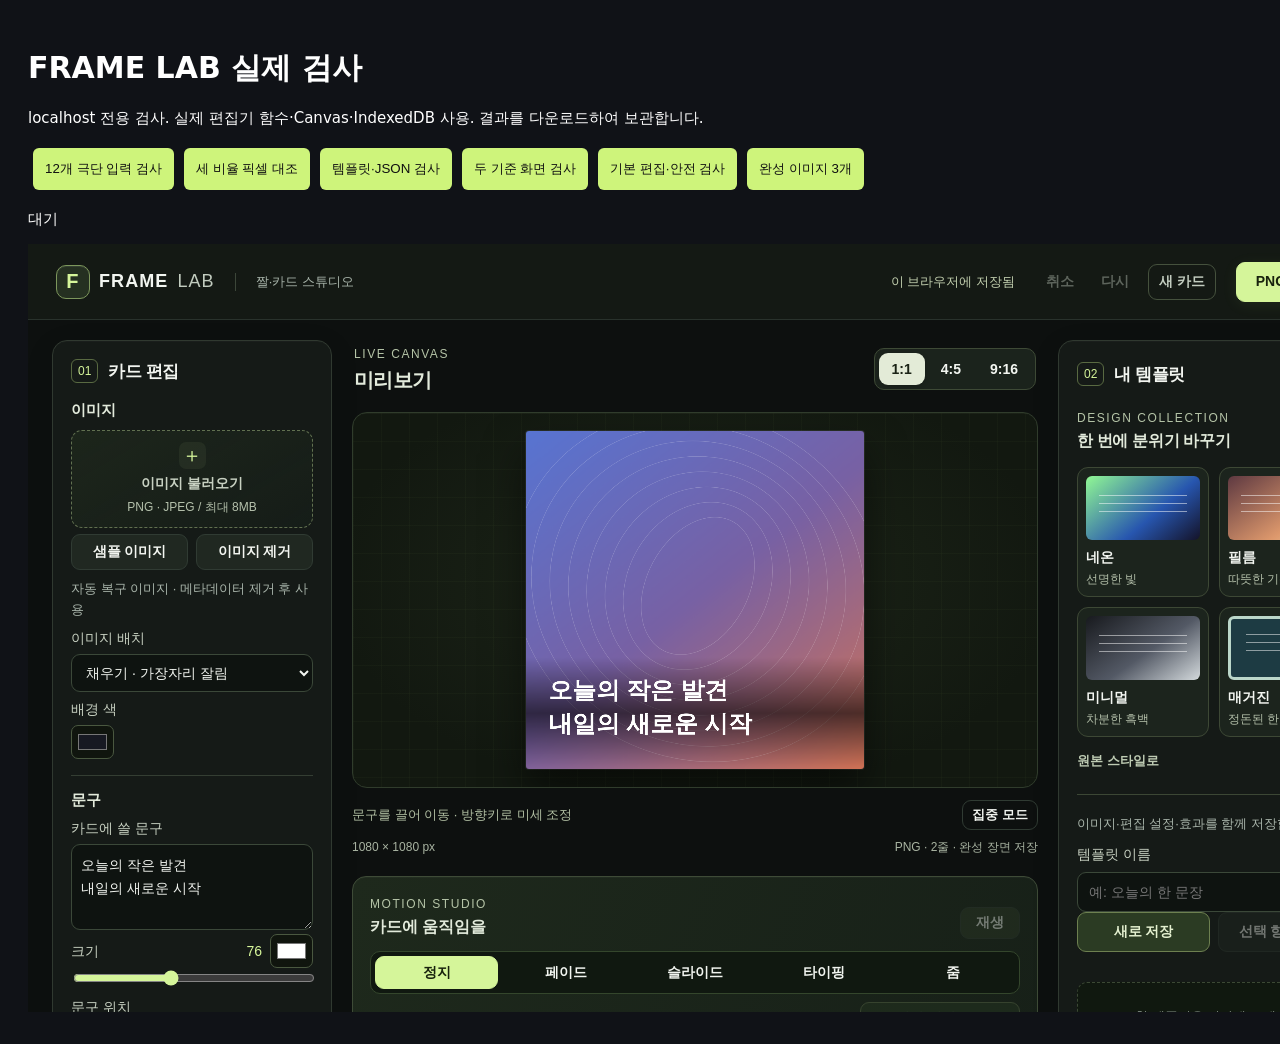
<file: verification/checks.html>
<!doctype html><html lang="ko"><head><meta charset="utf-8"><title>FRAME LAB 실제 검사</title><style>body{font:15px system-ui;background:#101217;color:#fff;padding:20px}button,a{display:inline-block;padding:12px;margin:5px;background:#cef47b;color:#111;border:0;border-radius:6px}pre{white-space:pre-wrap;max-height:500px;overflow:auto}iframe{width:1366px;height:768px;border:0}#files a{background:#a8bded}</style></head><body><h1>FRAME LAB 실제 검사</h1><p>localhost 전용 검사. 실제 편집기 함수·Canvas·IndexedDB 사용. 결과를 다운로드하여 보관합니다.</p><button id="extreme">12개 극단 입력 검사</button><button id="ratios">세 비율 픽셀 대조</button><button id="templates">템플릿·JSON 검사</button><button id="screens">두 기준 화면 검사</button><button id="basic">기본 편집·안전 검사</button><button id="finished">완성 이미지 3개</button><div id="files"></div><pre id="out">대기</pre><iframe id="editor" src="/index.html?lab=1"></iframe><script>
const f=document.querySelector('iframe'),out=document.querySelector('#out'),files=document.querySelector('#files');let api;async function ready(){while(!f.contentWindow.FrameLab)await new Promise(r=>setTimeout(r,100));api=f.contentWindow.FrameLab;return api}
function result(name,expected,actual,pass){return {name,expected,actual,result:pass?'PASS':'FAIL'}}
async function asset(blob,name){const buf=new Uint8Array(await blob.arrayBuffer());for(let start=0,part=0;start<buf.length;start+=6000,part++){const data=btoa(String.fromCharCode(...buf.slice(start,start+6000)));const response=await fetch("/__record?name="+name+"&part="+part+"&data="+encodeURIComponent(data));if(!response.ok)throw Error("기록 파일 저장 실패 "+response.status+" "+await response.text())}const a=document.createElement('a');a.href=URL.createObjectURL(blob);a.download=name;a.textContent=name;files.append(a);return a}
async function report(name,rows){const value={testedAt:new Date().toISOString(),method:'실제 브라우저의 편집기·Canvas·IndexedDB 실행',rows};out.textContent=JSON.stringify(value,null,2);await asset(new Blob([out.textContent],{type:'application/json'}),name+'.json')}
function layoutActual(){const l=api.snapshot().layout;return {width:l.width,height:l.height,fontSize:l.effective,lineCount:l.lines.length,withinBounds:l.withinBounds,lines:l.lines,crop:l.crop}}
async function file(name,type){const b=await (await fetch(name)).blob();return new File([b],name,{type})}
async function reject(name,work){const before=JSON.stringify(api.snapshot().state);let reason='';try{await work()}catch(e){reason=e.message}return result(name,'거부 이유 표시 + 기존 편집 보존',{reason,preserved:before===JSON.stringify(api.snapshot().state)},!!reason&&before===JSON.stringify(api.snapshot().state))}
function run(button,work){button.onclick=async()=>{button.disabled=true;try{await ready();await work()}catch(e){out.textContent='검사 오류: '+e.stack}finally{button.disabled=false}}}
run(document.querySelector('#extreme'),async()=>{const rows=[];const texts=[['긴 한글','작은 발견이 쌓여 새로운 시작이 됩니다. '.repeat(30)],['한영 혼합','한글 ABC 123 Network Security '+ 'mixed문자'.repeat(40)],['명시적 줄바꿈','첫째 줄\n\n셋째 줄\n끝'],['이모지','개발 👩🏽‍💻 보안 🔐 가족 👨‍👩‍👧‍👦 국기 🇰🇷\n'+ '✨'.repeat(40)],['빈 문구','']];for(const [name,text]of texts){await api.configure({ratio:'1:1',text,fontSize:76,position:'bottom'});const a=layoutActual();rows.push(result(name,'문구 보존 + 모든 줄이 카드 안전 영역 내부',a,a.withinBounds&&api.snapshot().state.text===text));if(name==='긴 한글')await asset(await api.exportPNG(),'after-long-korean.png')}
for(const [name,type]of [['portrait.png','image/png'],['landscape.jpg','image/jpeg'],['transparent.png','image/png'],['tiny.png','image/png']]){await api.configure({text:'실제 이미지 검사'});const a=await api.importImage(await file(name,type));rows.push(result(name,'PNG/JPEG 읽기 성공 + 편집 유지',{width:a.width,height:a.height,type:a.type,text:api.snapshot().state.text},a.width>0&&a.height>0&&api.snapshot().state.text==='실제 이미지 검사'))}
rows.push(await reject('위장 PNG',()=>file('fake.png','image/png').then(api.importImage)));rows.push(await reject('손상 PNG',()=>file('corrupt.png','image/png').then(api.importImage)));rows.push(await reject('8MB 초과',()=>api.importImage(new File([new Uint8Array(8*1024*1024+1)],'large.png',{type:'image/png'}))));await report('extreme-inputs',rows)});
run(document.querySelector('#ratios'),async()=>{const rows=[];await api.importImage(await file('landscape.jpg','image/jpeg'));for(const ratio of ['1:1','4:5','9:16']){await api.configure({ratio,text:'가장자리 확인 ABC 123\n'+ '미리보기와 파일의 줄바꿈이 같아야 합니다. '.repeat(8),fontSize:100,align:'right',position:'top'});const blob=await api.exportPNG(),im=await createImageBitmap(blob),c=document.createElement('canvas');c.width=im.width;c.height=im.height;c.getContext('2d').drawImage(im,0,0);const p=f.contentDocument.querySelector('#preview'),a=p.getContext('2d').getImageData(0,0,p.width,p.height).data,b=c.getContext('2d').getImageData(0,0,c.width,c.height).data;let mismatches=0;for(let i=0;i<a.length;i++)if(a[i]!==b[i])mismatches++;rows.push(result(ratio,'미리보기/PNG 전체 픽셀 동일·문구 안전 영역 내부',{...layoutActual(),mismatchedChannels:mismatches,downloadWidth:im.width,downloadHeight:im.height},mismatches===0&&im.width===p.width&&im.height===p.height&&api.snapshot().layout.withinBounds));im.close();await asset(blob,'comparison-'+ratio.replace(':','x')+'.png')}await report('ratio-comparison',rows)});
run(document.querySelector('#templates'),async()=>{const rows=[],ids=[];for(let i=0;i<3;i++){await api.configure({ratio:['1:1','4:5','9:16'][i],text:'사용자 카드 '+(i+1),image:api.sampleImage(i)},{normalize:false});ids.push((await api.createTemplate('검사 카드 '+(i+1))).id)}rows.push(result('3개 생성','서로 다른 안정 ID 3개',{ids},new Set(ids).size===3));const original=api.exportJSON();await api.loadTemplate(ids[0]);rows.push(result('불러오기','첫 카드 문구·비율 복원',{text:api.snapshot().state.text,ratio:api.snapshot().state.ratio},api.snapshot().state.text==='사용자 카드 1'&&api.snapshot().state.ratio==='1:1'));await api.configure({text:'수정한 문구'});await api.updateTemplate(ids[0],'수정 카드');await api.deleteTemplate(ids[1]);let list=api.snapshot().templates;rows.push(result('수정·삭제','수정 ID 유지 + 삭제 항목 없음',{templates:list},list.some(t=>t.id===ids[0]&&t.text==='수정한 문구')&&!list.some(t=>t.id===ids[1])));await new Promise(r=>{f.onload=r;f.contentWindow.location.reload()});await ready();list=api.snapshot().templates;rows.push(result('새로고침 유지','수정·삭제 결과 유지',{templates:list},list.some(t=>t.id===ids[0]&&t.name==='수정 카드'&&t.text==='수정한 문구')&&!list.some(t=>t.id===ids[1])));await api.importJSON(original);list=api.snapshot().templates;rows.push(result('정상 JSON 복원','원래 3개 ID·문구 복원',{templates:list},ids.every(id=>list.some(t=>t.id===id))&&list.find(t=>t.id===ids[0]).text==='사용자 카드 1'));const intact=api.exportJSON();for(const [name,raw]of [['잘못된 날짜 자료형',(()=>{const j=JSON.parse(original);j.templates[0].createdAt=1;return JSON.stringify(j)})()],['손상 문법','{"templates":'],['필수 누락',(()=>{const j=JSON.parse(original);delete j.templates[0].editor.ratio;return JSON.stringify(j)})()],['뒤쪽 항목 오류',(()=>{const j=JSON.parse(original);j.templates[0].name='저장되면 안 되는 이름';delete j.templates[2].editor.color;return JSON.stringify(j)})()]]){let reason='';try{await api.importJSON(raw)}catch(e){reason=e.message}rows.push(result(name,'전체 검증 실패 시 기존 목록 불변',{reason,preserved:api.exportJSON()===intact},!!reason&&api.exportJSON()===intact))}await asset(new Blob([original],{type:'application/json'}),'valid-templates.json');await report('template-json',rows)});
run(document.querySelector('#screens'),async()=>{const rows=[];for(const [width,height]of [[1366,768],[1920,1080],[390,844]]){f.style.width=width+'px';f.style.height=height+'px';await new Promise(r=>requestAnimationFrame(()=>requestAnimationFrame(r)));const d=f.contentDocument,w=f.contentWindow;const rect=id=>{const r=(id==='imageFile'?d.querySelector('label[for=imageFile]'):d.getElementById(id)).getBoundingClientRect();return {x:r.x,y:r.y,width:r.width,height:r.height,visible:r.bottom<=height&&r.right<=width&&r.top>=0}};const image=rect('imageFile'),text=rect('text'),overflow=Math.max(0,d.documentElement.scrollWidth-w.innerWidth);rows.push(result(width+'×'+height,width>650?'첫 화면 이미지·문구 도구 + 가로 넘침 0':'가로 넘침 0',{viewport:[w.innerWidth,w.innerHeight],image,text,horizontalOverflow:overflow},overflow===0&&(width<=650||image.visible&&text.visible)))}await report('screen-checks',rows)});
run(document.querySelector('#finished'),async()=>{const rows=[];for(const [i,ratio,text]of [[0,'1:1','작은 발견을\n오래 바라보기'],[1,'4:5','지금의 한 걸음이\n내일의 방향이 된다'],[2,'9:16','새로운 시선\n새로운 시작']]){await api.configure({ratio,text,image:api.sampleImage(i),fontSize:92,position:i===1?'center':'bottom',align:i===1?'center':'left',color:'#ffffff',scrim:true},{normalize:false});const b=await api.exportPNG(),decoded=await createImageBitmap(b),decodedSize=[decoded.width,decoded.height];decoded.close();const name=['finished-square.png','finished-portrait.png','finished-story.png'][i];await asset(b,name);rows.push(result(name,'정상 PNG 디코딩 + 서로 다른 문구/비율',{ratio,text,bytes:b.size,decodedSize,...layoutActual()},api.snapshot().layout.withinBounds&&decodedSize[0]===1080))}await report('finished-images',rows)});

run(document.querySelector('#basic'),async()=>{const rows=[];await api.configure({text:'입력 변화 검사',image:api.sampleImage(),ratio:'1:1',fontSize:76,position:'bottom',color:'#ffffff'},{normalize:false});const d=f.contentDocument;const input=(id,value)=>{const el=d.getElementById(id);el.value=value;el.dispatchEvent(new Event('input',{bubbles:true}))};let before=api.snapshot().layout.y;input('position','top');rows.push(result('문구 위치 즉시 반영','위치 입력 후 y가 즉시 변경',{before,after:api.snapshot().layout.y},api.snapshot().layout.y===72&&before!==72));input('fontSize','110');rows.push(result('문구 크기 즉시 반영','110px로 즉시 변경',{size:api.snapshot().layout.effective},api.snapshot().layout.effective===110));input('textColor','#c9f36c');rows.push(result('문구 색 즉시 반영','색상 상태와 그리기 색 일치',{state:api.snapshot().state.color,drawColor:d.querySelector('#preview').getContext('2d').fillStyle},api.snapshot().state.color==='#c9f36c'&&d.querySelector('#preview').getContext('2d').fillStyle==='#c9f36c'));let previous=JSON.stringify(api.snapshot().state);const dt=new DataTransfer();dt.items.add(await file('unsupported.txt','text/plain'));d.querySelector('#imageFile').files=dt.files;d.querySelector('#imageFile').dispatchEvent(new Event('change',{bubbles:true}));while(!d.querySelector('#notice').textContent.includes('실제 PNG'))await new Promise(r=>setTimeout(r,10));rows.push(result('지원하지 않는 파일 UI 거부','화면 거부 이유 + 기존 작업 유지',{notice:d.querySelector('#notice').textContent,preserved:JSON.stringify(api.snapshot().state)===previous},JSON.stringify(api.snapshot().state)===previous&&d.querySelector('#notice').dataset.error==='true'));rows.push(await reject('과도한 줄바꿈',()=>api.configure({text:'\n'.repeat(200)})));await api.importImage(await file('transparent.png','image/png'));const im=new Image();im.src=api.snapshot().state.image;await im.decode();const c=document.createElement('canvas');c.width=im.width;c.height=im.height;c.getContext('2d').drawImage(im,0,0);const alpha=c.getContext('2d').getImageData(0,0,1,1).data[3];rows.push(result('투명도 유지','가장자리 알파 0 유지',{alpha},alpha===0));await api.importImage(await file('gps-test.jpg','image/jpeg'));const src=api.snapshot().state.image,bytes=Uint8Array.from(atob(src.split(',')[1]),x=>x.charCodeAt(0));await asset(new Blob([bytes],{type:'image/jpeg'}),'normalized-gps.jpg');await asset(await api.exportPNG(),'gps-free-output.png');rows.push(result('메타데이터 정리','재인코딩한 JPEG 및 PNG 생성',{input:'합성 EXIF GPS를 삽입한 테스트용 JPEG',normalizedBytes:bytes.length},bytes.length>0));await report('basic-safety',rows)});
</script></body></html>
</file>
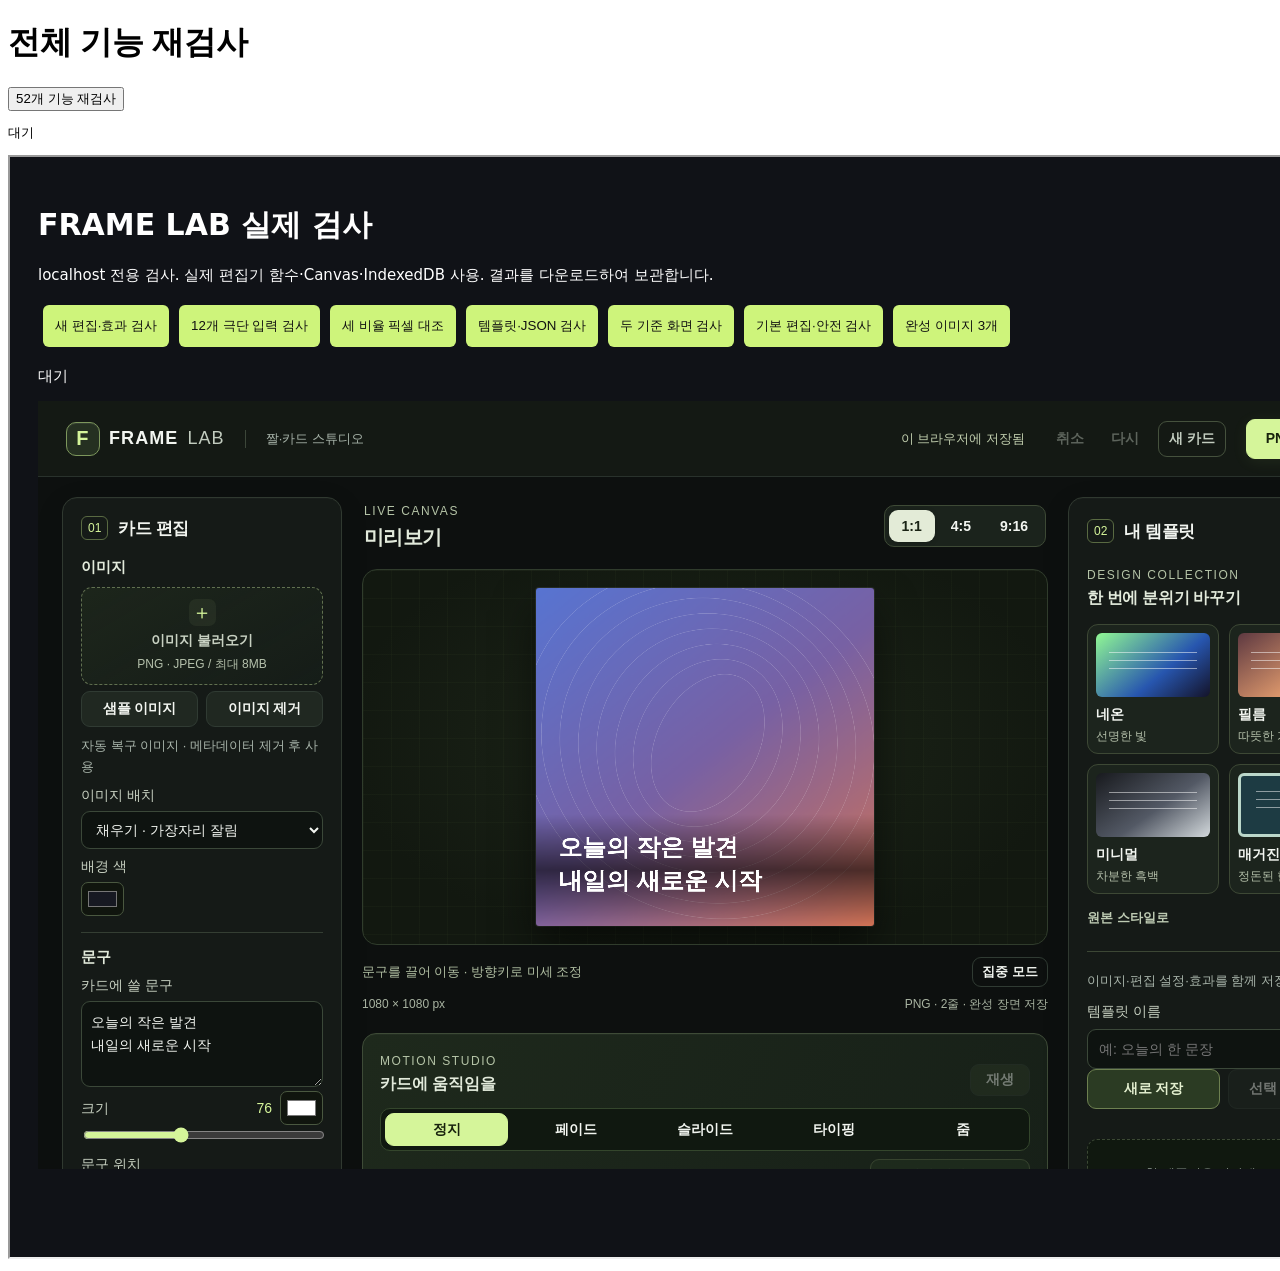
<file: verification/regression-all.html>
<!doctype html><html lang="ko"><meta charset="utf-8"><title>전체 기능 재검사</title><h1>전체 기능 재검사</h1><button id="run">52개 기능 재검사</button><pre id="out">대기</pre><div id="files"></div><iframe id="suite" src="studio-checks.html" style="width:1450px;height:1100px"></iframe><script type="module">
const suite=document.querySelector('#suite'),out=document.querySelector('#out'),files=document.querySelector('#files');
function asset(blob,name){const a=document.createElement('a');a.href=URL.createObjectURL(blob);a.download=name;a.textContent=name;files.append(a,document.createElement('br'));}
document.querySelector('#run').onclick=async()=>{document.querySelector('#run').disabled=true;const all=[];try{const start=performance.now();while(!suite.contentDocument?.querySelector('#studio')||!suite.contentWindow?.ready){if(performance.now()-start>10000)throw Error('검사 화면 준비 실패');await new Promise(r=>setTimeout(r,50));}for(const id of ['extreme','ratios','templates','screens','basic','studio']){out.textContent=id+' 검사 중';const d=suite.contentDocument;await d.querySelector('#'+id).onclick();const result=JSON.parse(d.querySelector('#out').textContent);all.push({suite:id,...result});asset(new Blob([JSON.stringify(result,null,2)],{type:'application/json'}),'regression-'+id+'.json');if(result.rows.some(x=>x.result!=='PASS'))throw Error(id+' FAIL');}const report={suites:all,pass:all.flatMap(x=>x.rows).filter(x=>x.result==='PASS').length};asset(new Blob([JSON.stringify(report,null,2)],{type:'application/json'}),'regression-all.json');out.textContent=report.pass+' PASS';}catch(e){out.textContent='FAIL '+e.message;asset(new Blob([JSON.stringify({suites:all,error:e.message},null,2)],{type:'application/json'}),'regression-failure.json')}finally{document.querySelector('#run').disabled=false}};
</script></html>
</file>
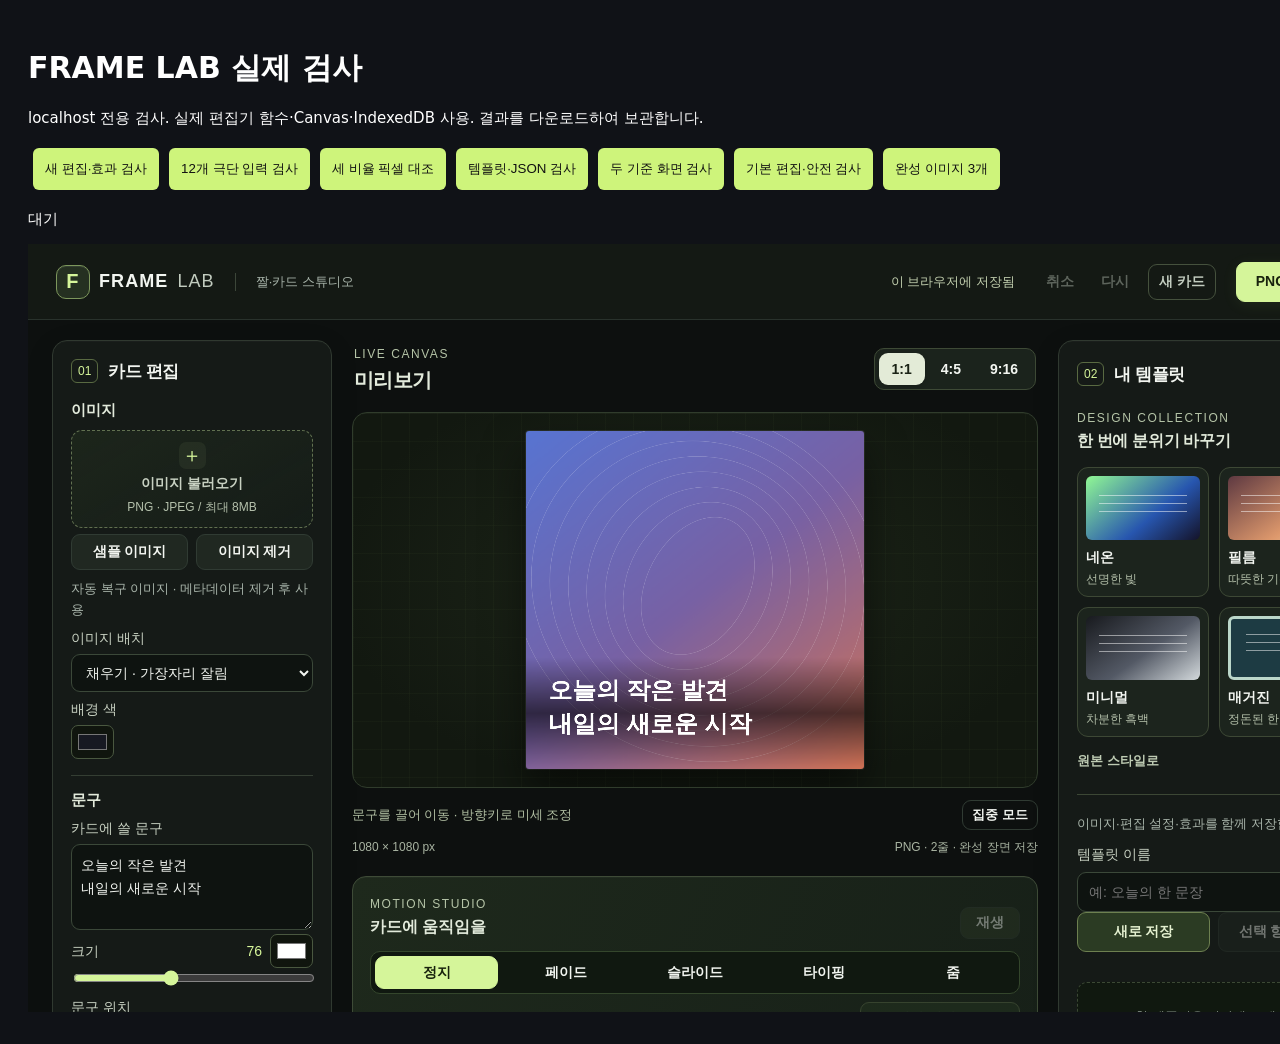
<file: verification/studio-checks.html>
<!doctype html><html lang="ko"><head><meta charset="utf-8"><title>FRAME LAB 실제 검사</title><style>body{font:15px system-ui;background:#101217;color:#fff;padding:20px}button,a{display:inline-block;padding:12px;margin:5px;background:#cef47b;color:#111;border:0;border-radius:6px}pre{white-space:pre-wrap;max-height:500px;overflow:auto}iframe{width:1366px;height:768px;border:0}#files a{background:#a8bded}</style></head><body><h1>FRAME LAB 실제 검사</h1><p>localhost 전용 검사. 실제 편집기 함수·Canvas·IndexedDB 사용. 결과를 다운로드하여 보관합니다.</p><button id="studio">새 편집·효과 검사</button><button id="extreme">12개 극단 입력 검사</button><button id="ratios">세 비율 픽셀 대조</button><button id="templates">템플릿·JSON 검사</button><button id="screens">두 기준 화면 검사</button><button id="basic">기본 편집·안전 검사</button><button id="finished">완성 이미지 3개</button><div id="files"></div><pre id="out">대기</pre><iframe id="editor" src="/index.html?lab=1"></iframe><script>
const f=document.querySelector('iframe'),out=document.querySelector('#out'),files=document.querySelector('#files');let api;async function ready(){for(let i=0;!f.contentWindow.FrameLab;i++){if(i>100)throw Error("편집기 초기화 시간 초과");await new Promise(r=>setTimeout(r,100));}api=f.contentWindow.FrameLab;await api.whenStorageReady?.();return api}
function result(name,expected,actual,pass){return {name,expected,actual,result:pass?'PASS':'FAIL'}}
async function asset(blob,name){const a=document.createElement('a');a.href=URL.createObjectURL(blob);a.download=name;a.textContent=name;files.append(a);return a}
async function report(name,rows){const value={testedAt:new Date().toISOString(),method:'실제 브라우저의 편집기·Canvas·IndexedDB 실행',rows};out.textContent=JSON.stringify(value,null,2);await asset(new Blob([out.textContent],{type:'application/json'}),name+'.json')}
function layoutActual(){const l=api.snapshot().layout;return {width:l.width,height:l.height,fontSize:l.effective,lineCount:l.lines.length,withinBounds:l.withinBounds,lines:l.lines,crop:l.crop}}
async function file(name,type){const b=await (await fetch(name)).blob();return new File([b],name,{type})}
async function reject(name,work){const before=JSON.stringify(api.snapshot().state);let reason='';try{await work()}catch(e){reason=e.message}return result(name,'거부 이유 표시 + 기존 편집 보존',{reason,preserved:before===JSON.stringify(api.snapshot().state)},!!reason&&before===JSON.stringify(api.snapshot().state))}
function run(button,work){button.onclick=async()=>{button.disabled=true;try{await ready();await work()}catch(e){out.textContent='검사 오류: '+e.stack}finally{button.disabled=false}}}
run(document.querySelector('#extreme'),async()=>{const rows=[];const texts=[['긴 한글','작은 발견이 쌓여 새로운 시작이 됩니다. '.repeat(30)],['한영 혼합','한글 ABC 123 Network Security '+ 'mixed문자'.repeat(40)],['명시적 줄바꿈','첫째 줄\n\n셋째 줄\n끝'],['이모지','개발 👩🏽‍💻 보안 🔐 가족 👨‍👩‍👧‍👦 국기 🇰🇷\n'+ '✨'.repeat(40)],['빈 문구','']];for(const [name,text]of texts){await api.configure({ratio:'1:1',text,fontSize:76,position:'bottom'});const a=layoutActual();rows.push(result(name,'문구 보존 + 모든 줄이 카드 안전 영역 내부',a,a.withinBounds&&api.snapshot().state.text===text));if(name==='긴 한글')await asset(await api.exportPNG(),'after-long-korean.png')}
for(const [name,type]of [['portrait.png','image/png'],['landscape.jpg','image/jpeg'],['transparent.png','image/png'],['tiny.png','image/png']]){await api.configure({text:'실제 이미지 검사'});const a=await api.importImage(await file(name,type));rows.push(result(name,'PNG/JPEG 읽기 성공 + 편집 유지',{width:a.width,height:a.height,type:a.type,text:api.snapshot().state.text},a.width>0&&a.height>0&&api.snapshot().state.text==='실제 이미지 검사'))}
rows.push(await reject('위장 PNG',()=>file('fake.png','image/png').then(api.importImage)));rows.push(await reject('손상 PNG',()=>file('corrupt.png','image/png').then(api.importImage)));rows.push(await reject('8MB 초과',()=>api.importImage(new File([new Uint8Array(8*1024*1024+1)],'large.png',{type:'image/png'}))));await report('extreme-inputs',rows)});
run(document.querySelector('#ratios'),async()=>{const rows=[];await api.importImage(await file('landscape.jpg','image/jpeg'));for(const ratio of ['1:1','4:5','9:16']){await api.configure({ratio,text:'가장자리 확인 ABC 123\n'+ '미리보기와 파일의 줄바꿈이 같아야 합니다. '.repeat(8),fontSize:100,align:'right',position:'top'});const blob=await api.exportPNG(),im=await createImageBitmap(blob),c=document.createElement('canvas');c.width=im.width;c.height=im.height;c.getContext('2d').drawImage(im,0,0);const p=f.contentDocument.querySelector('#preview'),a=p.getContext('2d').getImageData(0,0,p.width,p.height).data,b=c.getContext('2d').getImageData(0,0,c.width,c.height).data;let mismatches=0;for(let i=0;i<a.length;i++)if(a[i]!==b[i])mismatches++;rows.push(result(ratio,'미리보기/PNG 전체 픽셀 동일·문구 안전 영역 내부',{...layoutActual(),mismatchedChannels:mismatches,downloadWidth:im.width,downloadHeight:im.height},mismatches===0&&im.width===p.width&&im.height===p.height&&api.snapshot().layout.withinBounds));im.close();await asset(blob,'comparison-'+ratio.replace(':','x')+'.png')}await report('ratio-comparison',rows)});
run(document.querySelector('#templates'),async()=>{const rows=[],ids=[];for(let i=0;i<3;i++){await api.configure({ratio:['1:1','4:5','9:16'][i],text:'사용자 카드 '+(i+1),image:api.sampleImage(i)},{normalize:false});ids.push((await api.createTemplate('검사 카드 '+(i+1))).id)}rows.push(result('3개 생성','서로 다른 안정 ID 3개',{ids},new Set(ids).size===3));const original=api.exportJSON();await api.loadTemplate(ids[0]);rows.push(result('불러오기','첫 카드 문구·비율 복원',{text:api.snapshot().state.text,ratio:api.snapshot().state.ratio},api.snapshot().state.text==='사용자 카드 1'&&api.snapshot().state.ratio==='1:1'));await api.configure({text:'수정한 문구'});await api.updateTemplate(ids[0],'수정 카드');await api.deleteTemplate(ids[1]);let list=api.snapshot().templates;rows.push(result('수정·삭제','수정 ID 유지 + 삭제 항목 없음',{templates:list},list.some(t=>t.id===ids[0]&&t.text==='수정한 문구')&&!list.some(t=>t.id===ids[1])));await new Promise(r=>{f.onload=r;f.contentWindow.location.reload()});await ready();list=api.snapshot().templates;rows.push(result('새로고침 유지','수정·삭제 결과 유지',{templates:list},list.some(t=>t.id===ids[0]&&t.name==='수정 카드'&&t.text==='수정한 문구')&&!list.some(t=>t.id===ids[1])));await api.importJSON(original);await api.applyImportJSON();list=api.snapshot().templates;rows.push(result('정상 JSON 복원','원래 3개 ID·문구 복원',{templates:list},ids.every(id=>list.some(t=>t.id===id))&&list.find(t=>t.id===ids[0]).text==='사용자 카드 1'));const intact=api.exportJSON();for(const [name,raw]of [['잘못된 날짜 자료형',(()=>{const j=JSON.parse(original);j.templates[0].createdAt=1;return JSON.stringify(j)})()],['손상 문법','{"templates":'],['필수 누락',(()=>{const j=JSON.parse(original);delete j.templates[0].editor.ratio;return JSON.stringify(j)})()],['뒤쪽 항목 오류',(()=>{const j=JSON.parse(original);j.templates[0].name='저장되면 안 되는 이름';delete j.templates[2].editor.color;return JSON.stringify(j)})()]]){let reason='';try{await api.importJSON(raw)}catch(e){reason=e.message}rows.push(result(name,'전체 검증 실패 시 기존 목록 불변',{reason,preserved:api.exportJSON()===intact},!!reason&&api.exportJSON()===intact))}await asset(new Blob([original],{type:'application/json'}),'valid-templates.json');await report('template-json',rows)});
run(document.querySelector('#screens'),async()=>{const rows=[];for(const [width,height]of [[1366,768],[1920,1080],[390,844]]){f.style.width=width+'px';f.style.height=height+'px';await new Promise(r=>requestAnimationFrame(()=>requestAnimationFrame(r)));const d=f.contentDocument,w=f.contentWindow;const rect=id=>{const r=(id==='imageFile'?d.querySelector('label[for=imageFile]'):d.getElementById(id)).getBoundingClientRect();return {x:r.x,y:r.y,width:r.width,height:r.height,visible:r.bottom<=height&&r.right<=width&&r.top>=0}};const image=rect('imageFile'),text=rect('text'),overflow=Math.max(0,d.documentElement.scrollWidth-w.innerWidth);rows.push(result(width+'×'+height,width>650?'첫 화면 이미지·문구 도구 + 가로 넘침 0':'가로 넘침 0',{viewport:[w.innerWidth,w.innerHeight],image,text,horizontalOverflow:overflow},overflow===0&&(width<=650||image.visible&&text.visible)))}await report('screen-checks',rows)});
run(document.querySelector('#finished'),async()=>{const rows=[];for(const [i,ratio,text]of [[0,'1:1','작은 발견을\n오래 바라보기'],[1,'4:5','지금의 한 걸음이\n내일의 방향이 된다'],[2,'9:16','새로운 시선\n새로운 시작']]){await api.configure({ratio,text,image:api.sampleImage(i),fontSize:92,position:i===1?'center':'bottom',align:i===1?'center':'left',color:'#ffffff',scrim:true},{normalize:false});const b=await api.exportPNG(),decoded=await createImageBitmap(b),decodedSize=[decoded.width,decoded.height];decoded.close();const name=['finished-square.png','finished-portrait.png','finished-story.png'][i];await asset(b,name);rows.push(result(name,'정상 PNG 디코딩 + 서로 다른 문구/비율',{ratio,text,bytes:b.size,decodedSize,...layoutActual()},api.snapshot().layout.withinBounds&&decodedSize[0]===1080))}await report('finished-images',rows)});

run(document.querySelector('#basic'),async()=>{const rows=[];await api.configure({text:'입력 변화 검사',image:api.sampleImage(),ratio:'1:1',fontSize:76,position:'bottom',color:'#ffffff'},{normalize:false});const d=f.contentDocument;const input=(id,value)=>{const el=d.getElementById(id);el.value=value;el.dispatchEvent(new Event('input',{bubbles:true}))};let before=api.snapshot().layout.y;input('position','top');rows.push(result('문구 위치 즉시 반영','위치 입력 후 y가 즉시 변경',{before,after:api.snapshot().layout.y},api.snapshot().layout.y===72&&before!==72));input('fontSize','110');rows.push(result('문구 크기 즉시 반영','110px로 즉시 변경',{size:api.snapshot().layout.effective},api.snapshot().layout.effective===110));input('textColor','#c9f36c');const paint=d.querySelector('#preview'),paintLayout=api.snapshot().layout,pixels=paint.getContext('2d').getImageData(72,Math.floor(paintLayout.y),936,Math.ceil(paintLayout.lineHeight)).data;let matchingPixels=0;for(let j=0;j<pixels.length;j+=4)if(pixels[j]===201&&pixels[j+1]===243&&pixels[j+2]===108&&pixels[j+3]===255)matchingPixels++;rows.push(result('문구 색 즉시 반영','문구 영역에 선택 색상 실제 픽셀 존재',{state:api.snapshot().state.color,matchingPixels},api.snapshot().state.color==='#c9f36c'&&matchingPixels>0));let previous=JSON.stringify(api.snapshot().state);const dt=new DataTransfer();dt.items.add(await file('unsupported.txt','text/plain'));d.querySelector('#imageFile').files=dt.files;d.querySelector('#imageFile').dispatchEvent(new Event('change',{bubbles:true}));while(!d.querySelector('#notice').textContent.includes('실제 PNG'))await new Promise(r=>setTimeout(r,10));rows.push(result('지원하지 않는 파일 UI 거부','화면 거부 이유 + 기존 작업 유지',{notice:d.querySelector('#notice').textContent,preserved:JSON.stringify(api.snapshot().state)===previous},JSON.stringify(api.snapshot().state)===previous&&d.querySelector('#notice').dataset.error==='true'));rows.push(await reject('과도한 줄바꿈',()=>api.configure({text:'\n'.repeat(200)})));await api.importImage(await file('transparent.png','image/png'));const im=new Image();im.src=api.snapshot().state.image;await im.decode();const c=document.createElement('canvas');c.width=im.width;c.height=im.height;c.getContext('2d').drawImage(im,0,0);const alpha=c.getContext('2d').getImageData(0,0,1,1).data[3];rows.push(result('투명도 유지','가장자리 알파 0 유지',{alpha},alpha===0));await api.importImage(await file('gps-test.jpg','image/jpeg'));const src=api.snapshot().state.image,bytes=Uint8Array.from(atob(src.split(',')[1]),x=>x.charCodeAt(0));await asset(new Blob([bytes],{type:'image/jpeg'}),'normalized-gps.jpg');await asset(await api.exportPNG(),'gps-free-output.png');rows.push(result('메타데이터 정리','재인코딩한 JPEG 및 PNG 생성',{input:'합성 EXIF GPS를 삽입한 테스트용 JPEG',normalizedBytes:bytes.length},bytes.length>0));await report('basic-safety',rows)});
run(document.querySelector('#studio'),async()=>{
 const rows=[],d=f.contentDocument,w=f.contentWindow;
 await api.configure({text:'직접 움직이는 문구',ratio:'1:1',fontSize:76,align:'center',position:'center',offsetX:0,offsetY:0,style:'original',effect:'none'});
 const before=api.snapshot();await api.moveText(40,30);const moved=api.snapshot();rows.push(result('문구 직접 이동','x +40 · y +30',{before:before.layout.boxes[0],after:moved.layout.boxes[0]},Math.abs(moved.layout.boxes[0].x-before.layout.boxes[0].x-40)<.1&&Math.abs(moved.layout.y-before.layout.y-30)<.1));
 await api.undo();rows.push(result('실행 취소','위치 설정 복원',{state:api.snapshot().state},JSON.stringify(api.snapshot().state)===JSON.stringify(before.state)));
 await api.redo();rows.push(result('다시 실행','이동한 설정 복원',{state:api.snapshot().state},JSON.stringify(api.snapshot().state)===JSON.stringify(moved.state)));
 await api.moveText(5000,5000);rows.push(result('문구 경계 제한','끝까지 이동해도 카드 안전 영역 내부',{layout:api.snapshot().layout},api.snapshot().layout.withinBounds));
 await api.configure({offsetX:0,offsetY:0});const keyBefore=api.snapshot().layout.y;d.querySelector('#textSelection').dispatchEvent(new w.KeyboardEvent('keydown',{key:'ArrowDown',shiftKey:true,bubbles:true}));await new Promise(r=>setTimeout(r,10));rows.push(result('키보드 이동','Shift 방향키 +20px',{before:keyBefore,after:api.snapshot().layout.y},Math.abs(api.snapshot().layout.y-keyBefore-20)<.1));
 const el=d.querySelector('#textSelection'),r=el.getBoundingClientRect(),canvasRect=d.querySelector('#preview').getBoundingClientRect(),pointerBefore=api.snapshot().layout;
 // Browser-generated PointerEvents execute the real drag handler in the editor.
 el.dispatchEvent(new w.PointerEvent('pointerdown',{pointerId:3,button:0,clientX:r.x+20,clientY:r.y+20,bubbles:true}));
 el.dispatchEvent(new w.PointerEvent('pointermove',{pointerId:3,clientX:r.x+30,clientY:r.y+35,bubbles:true}));
 el.dispatchEvent(new w.PointerEvent('pointerup',{pointerId:3,bubbles:true}));await new Promise(r=>setTimeout(r,10));
 rows.push(result('드래그 이벤트 이동','표시 픽셀 움직임을 출력 좌표로 환산',{before:pointerBefore.y,after:api.snapshot().layout.y,expectedDelta:15*1080/canvasRect.height},Math.abs(api.snapshot().layout.y-pointerBefore.y-15*1080/canvasRect.height)<.2));
 for(const name of ['neon','film','mono','editorial']){const original=api.snapshot().state;await api.applyPreset(name);const after=api.snapshot().state;rows.push(result('프리셋 '+name,'스타일 반영 + 이미지·문구 보존',{style:after.style,imagePreserved:after.image===original.image,textPreserved:after.text===original.text},after.style===name&&after.image===original.image&&after.text===original.text))}
 await api.configure({ratio:'4:5',text:'자동 복구 검사\n실제 새로고침',effect:'fade',offsetY:.03});out.textContent='Studio: 복구 전 PNG';const saved=api.snapshot().state,savedPNG=f.contentDocument.querySelector('#preview').toDataURL('image/png');await api.flushDraft();await new Promise(r=>{f.onload=r;f.contentWindow.location.reload()});await ready();out.textContent='Studio: 복구 후 PNG';const restored=api.snapshot().state,restoredPNG=f.contentDocument.querySelector('#preview').toDataURL('image/png'),imageEqual=savedPNG===restoredPNG,settingsEqual=JSON.stringify({...saved,image:null})===JSON.stringify({...restored,image:null});rows.push(result('작업 자동 복구','새로고침 후 설정·최종 PNG 바이트 동일',{settingsEqual,imageEqual,beforePNGBytes:atob(savedPNG.split(',')[1]).length,afterPNGBytes:atob(restoredPNG.split(',')[1]).length,draftStatus:f.contentDocument.querySelector('#draftStatus').textContent},settingsEqual&&imageEqual));
 out.textContent='Studio: JSON 호환';const old=JSON.parse(api.exportJSON());if(old.templates.length){for(const t of old.templates){for(const k of ['offsetX','offsetY','style','effect'])delete t.editor[k]}await api.importJSON(JSON.stringify(old));await api.applyImportJSON();rows.push(result('기존 JSON 호환','새 기능 항목 없는 이전 템플릿도 복원',{count:api.snapshot().templates.length},api.snapshot().templates.length===old.templates.length))}
 out.textContent='Studio: 움직임 선택권';await api.configure({effect:'fade'});const dd=f.contentDocument;dd.querySelector('#reduceMotion').checked=false;api.playMotion();await new Promise(r=>requestAnimationFrame(()=>requestAnimationFrame(r)));rows.push(result('움직임 시작','미리보기 실행 중',{playing:api.getStudioState().playing},api.getStudioState().playing));
 dd.querySelector('#reduceMotion').checked=true;dd.querySelector('#reduceMotion').dispatchEvent(new Event('change'));rows.push(result('움직임 즉시 줄이기','재생 정지 + 영상 버튼 비활성',{...api.getStudioState(),disabled:dd.querySelector('#downloadVideo').disabled},!api.getStudioState().playing&&dd.querySelector('#downloadVideo').disabled));
 dd.querySelector('#reduceMotion').checked=false;dd.querySelector('#reduceMotion').dispatchEvent(new Event('change'));
 for(const effect of ['fade','slide','typewriter','zoom']){
  out.textContent='Studio: WebM '+effect;await api.configure({effect,ratio:'1:1'});const motion=await api.exportVideo();const url=URL.createObjectURL(motion),v=document.createElement('video');v.src=url;v.muted=true;await new Promise((resolve,reject)=>{v.onloadeddata=resolve;v.onerror=()=>reject(Error('영상 디코딩 실패'))});if(!Number.isFinite(v.duration)){v.currentTime=1e9;await new Promise(r=>v.onseeked=r)}
  const data={effect,bytes:motion.size,width:v.videoWidth,height:v.videoHeight,duration:v.duration};rows.push(result('WebM '+effect,'실제 인코딩 파일 디코딩 + 1080×1080',data,motion.size>0&&v.videoWidth===1080&&v.videoHeight===1080));await asset(motion,'motion-'+effect+'.webm');URL.revokeObjectURL(url)
 }
 await report('studio-checks',rows);
});
if(document.modelContext?.registerTool){document.modelContext.registerTool({name:'save_review_screenshot',description:'현재 로컬 편집기 검사 화면 캡처를 로컬 결과 파일에 보관합니다.',inputSchema:{type:'object',properties:{base64:{type:'string'}},required:['base64'],additionalProperties:false},execute:async({base64})=>{const bytes=Uint8Array.from(atob(base64),c=>c.charCodeAt(0));await asset(new Blob([bytes],{type:'image/jpeg'}),'studio-screen.jpg');return {saved:'studio-screen.jpg'}}})}

</script></body></html>
</file>
<file: style.css>
/* FRAME LAB / refined studio surfaces */
:root {
  color-scheme: dark;
  --bg: #0d100f;
  --panel: #151a17;
  --field: #0e1310;
  --line: #303b33;
  --text: #f2f5f0;
  --muted: #a8b4aa;
  --accent: #d5f59a;
  font-family: "Segoe UI", "Malgun Gothic", sans-serif;
  font-size: 16px;
}
* { box-sizing: border-box; }
body { margin: 0; background: var(--bg); color: var(--text); }
button, input, select, textarea { font: inherit; }
h1, h2, h3, p { margin: 0; }
button, .file-button {
  min-height: 40px; padding: 9px 12px; border: 1px solid var(--line);
  border-radius: 9px; background: #202821; color: var(--text);
  font-size: .875rem; font-weight: 600; cursor: pointer;
  transition: background .16s, border-color .16s, box-shadow .16s;
}
button:hover, .file-button:hover { background: #2a352b; border-color: #586750; }
button:active, .file-button:active { background: #354032; }
button:disabled { opacity: .42; cursor: not-allowed; }
button.primary { background: var(--accent); color: #18220d; border-color: var(--accent); }
button.primary:hover { background: #e3ffb5; border-color: #e3ffb5; }
button:focus-visible, input:focus-visible, select:focus-visible, textarea:focus-visible,
a:focus-visible, .upload-zone:has(+input:focus-visible), .file-button:has(+input:focus-visible) {
  outline: 3px solid var(--accent); outline-offset: 3px;
}
.topbar {
  min-height: 76px; padding: 16px 28px; display: flex; align-items: center;
  gap: 20px; border-bottom: 1px solid #29322c; background: #141914;
}
.brand {
  display: flex; align-items: center; gap: 9px; text-decoration: none;
  color: var(--text); font-size: 1.125rem; font-weight: 750; letter-spacing: .06em;
  white-space: nowrap;
}
.brand b { font-weight: 400; color: #c2ccbf; }
.mark {
  width: 34px; height: 34px; display: grid; place-items: center; color: var(--accent);
  border: 1px solid #7d975c; border-radius: 10px; background: #253021;
  font-size: 1.25rem; font-weight: 750; box-shadow: inset 0 1px 0 #ffffff12;
}
.top-label { font-size: .8125rem; color: var(--muted); padding-left: 20px; border-left: 1px solid #3c4639; }
.draft-status { margin-left: auto; color: #c0cdad; font-size: .8125rem; }
.history-tools { display: flex; flex-shrink: 0; gap: 5px; }
.history-tools button { background: transparent; border-color: transparent; color: #c2ccbf; min-height: 36px; padding: 7px 10px; }
.history-tools button:hover { background: #243023; border-color: #3b4834; }
#newCard { border-color: #45513d; margin-left: 3px; }
.topbar button { white-space: nowrap; flex-shrink: 0; }
#download { padding-left: 19px; padding-right: 19px; box-shadow: 0 3px 16px #bcf16b12; }
.workspace {
  display: grid; grid-template-columns: 280px minmax(340px,1fr) 312px;
  gap: 20px; max-width: 1840px; min-height: calc(100vh - 76px); margin: auto;
  padding: 20px 24px 28px; align-items: start;
}
.panel {
  min-width: 0; padding: 21px 18px; background: var(--panel); border: 1px solid #303930;
  border-radius: 15px; box-shadow: 0 8px 30px #00000018, inset 0 1px 0 #ffffff05;
}
.section-title { display: flex; align-items: center; gap: 10px; margin-bottom: 22px; }
.section-title>span { font-size: .75rem; color: var(--accent); border: 1px solid #596a42; border-radius: 6px; padding: 4px 6px; }
h1, .section-title h2 { font-size: 1.0625rem; font-weight: 650; letter-spacing: -.025em; }
section h2, h3 { font-size: .9375rem; font-weight: 600; margin-bottom: 13px; color: #e2eadb; }
.controls section+section { border-top: 1px solid #343e33; margin-top: 20px; padding-top: 19px; }
label { display: block; font-size: .875rem; color: #c7d0c1; margin: 12px 0 8px; }
.upload-zone {
  display: flex; flex-direction: column; align-items: center; gap: 8px; padding: 17px 8px;
  margin: 0 0 12px; border: 1px dashed #617050; border-radius: 11px;
  background: linear-gradient(150deg,#25312080,#18231b55); cursor: pointer;
  transition: background .16s, border-color .16s;
}
.upload-zone:hover { background: #253324; border-color: var(--accent); }
.upload-zone strong { font-size: .875rem; font-weight: 600; }
.upload-zone span:last-child { font-size: .75rem; color: #b5c1ac; }
.upload-icon { width: 27px; height: 27px; display: grid; place-items: center; font-size: 1.25rem; color: var(--accent); border-radius: 7px; background: #d5f59a10; }
.inline { display: flex; gap: 8px; align-items: center; justify-content: space-between; }
.inline>button { flex: 1; }
.inline>label { flex: 1; margin: 12px 0 8px; }
.muted, .empty { color: var(--muted); font-size: .8125rem; line-height: 1.65; margin-top: 11px; }
input[type=text], select, textarea {
  width: 100%; padding: 11px; border: 1px solid #3b4839; border-radius: 9px;
  background: var(--field); color: var(--text); font-size: .875rem;
  transition: border-color .16s, background .16s;
}
input[type=text]:hover, select:hover, textarea:hover { border-color: #5e6e53; }
textarea { resize: vertical; min-height: 90px; line-height: 1.65; }
input[type=color] { height: 34px; width: 43px; border: 1px solid #4a5840; background: #10150e; border-radius: 7px; padding: 4px; cursor: pointer; }
input[type=range] { width: 100%; accent-color: var(--accent); }
output { color: var(--accent); float: right; font-variant-numeric: tabular-nums; }
.check { display: flex; align-items: center; gap: 8px; }
.check input { accent-color: var(--accent); width: 15px; height: 15px; margin: 0; }
.file-input { position: absolute; width: 1px; height: 1px; opacity: 0; }
.stage { min-width: 0; padding: 4px 0 0; display: flex; flex-direction: column; }
.stage-toolbar { display: flex; justify-content: space-between; align-items: center; gap: 10px; padding: 0 2px; }
.eyebrow { font-size: .75rem; letter-spacing: .13em; color: #b5c4a7; }
.stage-toolbar h2 { font-size: 1.25rem; font-weight: 600; letter-spacing: -.03em; margin: 5px 0 0; }
.ratios { display: flex; gap: 3px; padding: 4px; background: #1b231c; border: 1px solid #3e4a36; border-radius: 10px; }
.ratios button { border: 0; background: transparent; min-height: 32px; padding: 6px 13px; font-variant-numeric: tabular-nums; }
.ratios button[aria-pressed=true] { background: #e3ebd7; color: #1a2315; box-shadow: 0 1px 5px #0003; }
.canvas-wrap {
  position: relative; display: flex; justify-content: center; align-items: center;
  margin: 18px 0 12px; padding: 18px 16px; height: calc(100vh - 392px); min-height: 310px; max-height: 740px;
  border: 1px solid #303c2c; border-radius: 15px; overflow: hidden;
  background-color: #121810;
  background-image: linear-gradient(#a3bc6e09 1px, transparent 1px),linear-gradient(90deg,#a3bc6e09 1px, transparent 1px),radial-gradient(ellipse at 50% 45%,#35432b55,transparent 75%);
  background-size: 28px 28px,28px 28px,100% 100%;
  box-shadow: inset 0 1px 0 #ffffff04;
}
canvas { display: block; max-width: 100%; max-height: 100%; width: auto; height: auto; background: #171922; }
.canvas-wrap canvas { border-radius: 3px; box-shadow: 0 22px 42px #0008,0 0 0 1px #ffffff16; }
.stage-tools { display: flex; align-items: center; justify-content: space-between; gap: 10px; color: #b0bea2; font-size: .8125rem; }
.stage-tools button { background: transparent; min-height: 30px; font-size: .8125rem; padding: 4px 9px; }
.stage-tools button[aria-pressed=true] { color: var(--accent); border-color: var(--accent); }
.canvas-meta { display: flex; justify-content: space-between; gap: 12px; margin-top: 8px; color: #a9b4a2; font-size: .75rem; line-height: 1.6; font-variant-numeric: tabular-nums; }
#textSelection { position: absolute; border: 1px solid #d5f59a99; outline: 0; cursor: grab; touch-action: none; border-radius: 4px; opacity: 0; transition: opacity .18s,box-shadow .18s; max-width: 100%; }
#textSelection:hover, #textSelection:focus-visible, #textSelection.dragging { opacity: 1; box-shadow: 0 0 0 3px #d5f59a18; }
#textSelection:focus-visible { outline: 2px solid var(--accent); outline-offset: 4px; }
#textSelection.dragging { cursor: grabbing; }
.selection-handle { position: absolute; left: 50%; top: -4px; width: 8px; height: 8px; background: var(--accent); border: 1px solid #1a230b; border-radius: 50%; }
#textSelection[hidden] { display: none; }
.effects-panel { margin-top: 19px; padding: 17px; border: 1px solid #3e4b37; border-radius: 14px; background: linear-gradient(115deg,#1e291c,#172018); box-shadow: inset 0 1px 0 #ffffff07; }
.effects-heading { display: flex; justify-content: space-between; align-items: center; gap: 10px; }
.effects-heading h3 { margin: 5px 0 13px; font-size: 1rem; }
.effects-heading button { min-height: 32px; padding: 5px 15px; background: #2b3825; }
.effect-choices { display: flex; gap: 6px; flex-wrap: wrap; padding: 4px; border-radius: 10px; background: #101810; border: 1px solid #34462c; }
.effect-choices button { flex: 1; background: transparent; border-color: transparent; min-height: 33px; padding: 6px 8px; font-size: .875rem; }
.effect-choices button[aria-pressed=true] { background: #d5f59a; border-color: #d5f59a; color: #18220d; }
.motion-footer { display: flex; justify-content: space-between; align-items: center; gap: 8px; margin-top: 8px; }
.motion-footer .check { margin: 8px 0; font-size: .875rem; }
.motion-footer button { min-height: 34px; padding: 6px 10px; font-size: .875rem; background: #263722; border-color: #61714d; }
.effects-panel .muted { margin-top: 4px; font-size: .75rem; }
#notice { margin-top: 14px; padding: 12px 2px 0; border-top: 1px solid #34402e; color: #c7d5b8; font-size: .875rem; line-height: 1.65; }
#notice[data-error=true] { color: #ffc3bc; }
.preset-section { padding-bottom: 18px; border-bottom: 1px solid #3c4735; margin-bottom: 18px; }
.preset-section h3 { margin: 5px 0 15px; font-size: 1rem; letter-spacing: -.02em; }
.preset-grid { display: grid; grid-template-columns: 1fr 1fr; gap: 10px; }
.preset-grid button { min-width: 0; padding: 8px; text-align: left; border-radius: 11px; background: #1c241d; border-color: #3d4835; }
.preset-grid button:hover { background: #263123; border-color: #99ae73; }
.preset-grid button[aria-pressed=true] { background: #2b3923; border-color: #c2e48d; box-shadow: 0 0 0 1px #c2e48d18; }
.preset-grid strong { display: block; font-size: .875rem; margin-top: 9px; font-weight: 600; }
.preset-grid small { display: block; color: #b4c0aa; font-size: .75rem; margin-top: 4px; font-weight: 400; }
.preset-art { display: block; height: 64px; border-radius: 6px; background: linear-gradient(140deg,#91f994,#2756af 60%,#141329); position: relative; overflow: hidden; }
.preset-art:after { content: ''; display: block; position: absolute; left: 11%; right: 11%; height: 1px; top: 30%; background: #ffffff80; box-shadow: 0 8px 0 #ffffff80,0 16px 0 #ffffff80; }
.preset-art.film { background: linear-gradient(145deg,#5e3941,#dd986c 65%,#efd4a6); }
.preset-art.mono { background: linear-gradient(145deg,#181a1e,#535965 55%,#d3d9dc); }
.preset-art.editorial { background: #1d3b43; border: 3px solid #bbd7ca; }
.preset-art.editorial:after { left: 14%; right: 32%; top: 25%; }
#resetStyle { background: transparent; border: 0; color: #becbb3; min-height: 30px; font-size: .8125rem; padding: 5px 0; margin-top: 9px; }
#createTemplate.primary { background: #2b3b23; border-color: #6d8050; color: #e3efcf; }
#createTemplate.primary:hover { background: #3b512e; border-color: #c2db98; }
.template-list { margin-top: 19px; display: flex; flex-direction: column; gap: 10px; }
.empty { padding: 23px 12px; border: 1px dashed #3b4834; border-radius: 10px; text-align: center; background: #10180f; }
.template-row { display: grid; grid-template-columns: 64px 1fr; gap: 10px; padding: 10px; border: 1px solid #3d4835; border-radius: 11px; background: #1c241b; }
.template-row.selected { border-color: var(--accent); }
.template-row img { width: 64px; height: 76px; object-fit: cover; border-radius: 5px; }
.template-row strong { display: block; font-size: .875rem; overflow-wrap: anywhere; }
.template-row small { color: var(--muted); font-size: .75rem; }
.template-actions { display: flex; gap: 6px; margin-top: 9px; }
.template-actions button { font-size: .8125rem; min-height: 30px; padding: 5px 8px; }
.transfer { border-top: 1px solid #3c4735; margin-top: 22px; padding-top: 19px; }
.import-preview { margin-top: 12px; padding: 14px; border: 1px solid #6b8660; border-radius: 10px; background: #20301e; }
.import-preview[hidden] { display: none; }
.import-preview p { margin: 8px 0 12px; font-weight: 700; }
.import-preview .inline { display: flex; gap: 8px; }
.import-preview .inline button { flex: 1; }
.transfer button, .file-button { display: block; width: 100%; text-align: center; margin-top: 9px; background: #1d291b; }
.subtle-link { color: #c4d2b5; font-size: .8125rem; display: inline-block; margin-top: 20px; text-underline-offset: 4px; }
body.focus-mode .workspace { grid-template-columns: minmax(0,1fr); max-width: 1180px; }
body.focus-mode .controls, body.focus-mode .templates { display: none; }
body.focus-mode .canvas-wrap { height: calc(100vh - 385px); max-height: 900px; }
body:has(#download:disabled) .file-button, body:has(#download:disabled) .upload-zone { pointer-events: none; opacity: .5; }
@media(min-width:1600px) {
  .workspace { grid-template-columns: 302px minmax(340px,1fr) 340px; gap: 30px; padding: 26px 32px; }
  .panel { padding: 25px 22px; }
  .canvas-wrap { height: calc(100vh - 392px); }
  .preset-art { height: 78px; }
}
@media(max-width:1120px) {
  .workspace { grid-template-columns: 260px minmax(300px,1fr); gap: 18px; padding: 18px; }
  .templates { grid-column: 1/-1; }
  .templates .preset-grid { grid-template-columns: repeat(4,1fr); }
  .template-list { display: grid; grid-template-columns: repeat(auto-fit,minmax(220px,1fr)); }
  .top-label { display: none; }
  .topbar { gap: 12px; padding: 16px 20px; }
  .draft-status { font-size: .75rem; }
}
@media(max-width:650px) {
  .topbar { flex-wrap: wrap; gap: 10px; padding: 16px; }
  .brand { font-size: 1.0625rem; }
  .draft-status { margin-left: auto; max-width: 160px; }
  .history-tools { order: 3; flex: 1 0 auto; }
  .topbar .primary { order: 4; }
  .workspace { display: flex; flex-direction: column; padding: 14px; gap: 20px; }
  .panel, .stage { width: 100%; }
  .panel { padding: 20px; }
  .canvas-wrap { height: 420px; min-height: 290px; padding: 20px 12px; }
  .ratios button { padding: 6px 9px; }
  .stage-tools, .motion-footer { flex-wrap: wrap; }
  .motion-footer button { width: 100%; }
  .effect-choices button { min-width: 65px; }
  .templates .preset-grid { grid-template-columns: 1fr 1fr; }
  .preset-art { height: 80px; }
  .template-list { display: flex; }
  .canvas-meta { flex-direction: column; gap: 2px; }
  body.focus-mode .workspace { display: block; }
  body.focus-mode .canvas-wrap { height: 440px; min-height: 300px; }
}
@media(prefers-reduced-motion:reduce) {
  *, *::before, *::after { transition: none!important; animation: none!important; scroll-behavior: auto!important; }
}
@media(min-width:651px) and (max-width:1599px) {
  .controls { padding-top:18px; }
  .controls .section-title { margin-bottom:18px; }
  .controls section h2 { margin-bottom:10px; }
  .controls .upload-zone { padding:11px 8px; gap:6px; }
  .controls .inline>button { min-height:36px; padding:7px 10px; }
  .controls label { margin-top:9px; margin-bottom:6px; }
  .controls .upload-zone { margin-top:0; }
  .controls .muted { margin-top:8px; }
  .controls select { padding:9px 10px; }
  .controls section+section { margin-top:16px; padding-top:15px; }
  .controls textarea { min-height:80px; height:86px; padding:9px; }
}
</file>
<file: verification/before/style.css>
:root{color-scheme:dark;--bg:#111216;--panel:#191b21;--line:#30333d;--text:#f5f6fa;--muted:#a8aeba;--accent:#c9f36c;font-family:Inter,"Segoe UI","Malgun Gothic",sans-serif;font-size:16px}*{box-sizing:border-box}body{margin:0;background:var(--bg);color:var(--text)}button,input,select,textarea{font:inherit}button,.file-button{min-height:40px;border:1px solid var(--line);border-radius:8px;background:#23262e;color:var(--text);padding:9px 12px;cursor:pointer;font-size:.875rem;font-weight:600}button:hover,.file-button:hover{background:#343842}button:disabled{opacity:.4;cursor:not-allowed}button.primary{background:var(--accent);color:#1a240a;border-color:var(--accent)}button.primary:hover{background:#d9ff85}button:focus-visible,input:focus-visible,select:focus-visible,textarea:focus-visible,a:focus-visible{outline:3px solid var(--accent);outline-offset:3px}.topbar{height:76px;padding:0 28px;display:flex;align-items:center;gap:22px;border-bottom:1px solid var(--line)}.topbar .primary{margin-left:auto}.brand{display:flex;align-items:center;gap:8px;text-decoration:none;color:var(--text);font-weight:800;letter-spacing:.07em;font-size:1.25rem}.brand b{font-weight:400;color:var(--muted)}.mark{width:34px;height:34px;display:grid;place-items:center;background:var(--accent);color:#161c0d;border-radius:9px;font-size:1.5rem}.top-label{color:var(--muted);font-size:.875rem}.workspace{display:grid;grid-template-columns:292px minmax(340px,1fr) 294px;min-height:calc(100vh - 76px);max-width:1920px;margin:auto}.panel{padding:23px 20px;background:var(--panel)}.controls{border-right:1px solid var(--line)}.templates{border-left:1px solid var(--line)}.section-title{display:flex;align-items:center;gap:10px;margin-bottom:21px}.section-title>span{font-size:.75rem;color:var(--accent);border:1px solid #4b5d32;border-radius:5px;padding:3px 5px}h1,h2,h3,p{margin:0}h1,.section-title h2{font-size:1.1rem}section h2,h3{font-size:.875rem;margin-bottom:14px;color:#e0e3ec}.controls section+section{border-top:1px solid var(--line);padding-top:19px;margin-top:19px}label{display:block;font-size:.875rem;color:#cdd1dc;margin:12px 0 7px}.upload-zone{border:1px dashed #515867;border-radius:10px;display:flex;flex-direction:column;align-items:center;gap:8px;padding:14px 8px;cursor:pointer;background:#20232b;margin:0 0 10px}.upload-zone:hover{border-color:var(--accent)}.upload-zone span:last-child{font-size:.75rem;color:var(--muted)}.upload-icon{font-size:1.4rem;color:var(--accent)}.inline{display:flex;gap:8px;align-items:center;justify-content:space-between}.inline>button{flex:1}.inline>label{flex:1;margin:12px 0 7px}.muted,.empty{color:var(--muted);font-size:.8125rem;line-height:1.6;margin-top:11px}input[type=text],select,textarea{width:100%;background:#101217;color:var(--text);border:1px solid #3a3f4b;border-radius:7px;padding:10px;font-size:.875rem}textarea{resize:vertical;min-height:80px;line-height:1.5}input[type=color]{height:34px;width:43px;border:1px solid var(--line);background:transparent;border-radius:6px;padding:3px;cursor:pointer}input[type=range]{width:100%;accent-color:var(--accent)}output{color:var(--accent);float:right}.check{display:flex;align-items:center;gap:8px}.check input{accent-color:var(--accent)}.file-input{position:absolute;width:1px;height:1px;opacity:0}.stage{padding:25px 30px 24px;display:flex;flex-direction:column;min-width:0;background:radial-gradient(ellipse at 50% 0,#292c32 0,transparent 65%),#111216}.stage-toolbar{display:flex;justify-content:space-between;align-items:center;gap:10px}.eyebrow{font-size:.75rem;letter-spacing:.15em;color:var(--muted)}.stage-toolbar h2{font-size:1.2rem;margin:5px 0 0}.ratios{display:flex;border:1px solid var(--line);padding:4px;border-radius:10px;gap:3px}.ratios button{border:0;background:transparent;min-height:34px;padding:6px 12px}.ratios button[aria-pressed=true]{background:#e4e7ed;color:#17191f}.canvas-wrap{min-height:420px;height:calc(100vh - 258px);max-height:850px;display:flex;justify-content:center;align-items:center;padding:22px 0 13px}canvas{display:block;max-width:100%;max-height:100%;width:auto;height:auto;box-shadow:0 18px 55px #0008;background:#171922}.canvas-meta{display:flex;justify-content:space-between;gap:10px;color:var(--muted);font-size:.75rem;line-height:1.5}#notice{margin-top:16px;border-top:1px solid var(--line);padding-top:13px;font-size:.875rem;line-height:1.5;color:#d6dfcb}#notice[data-error=true]{color:#ffb8b8}.template-list{margin-top:18px;display:flex;flex-direction:column;gap:10px}.template-row{display:grid;grid-template-columns:56px 1fr;gap:10px;padding:10px;border:1px solid var(--line);border-radius:9px;background:#21242b}.template-row.selected{border-color:var(--accent)}.template-row img{width:56px;height:70px;object-fit:cover;border-radius:5px}.template-row strong{display:block;font-size:.875rem;overflow-wrap:anywhere}.template-row small{color:var(--muted);font-size:.75rem}.template-actions{display:flex;gap:6px;margin-top:8px}.template-actions button{font-size:.75rem;min-height:30px;padding:5px 8px}.transfer{border-top:1px solid var(--line);margin-top:25px;padding-top:20px}.transfer button,.file-button{display:block;width:100%;text-align:center;margin-top:8px}.subtle-link{color:var(--muted);font-size:.8125rem;display:inline-block;margin-top:20px}.empty{padding:19px 8px;text-align:center}@media(min-width:1650px){.workspace{grid-template-columns:320px minmax(340px,1fr) 340px}.panel{padding:27px}.stage{padding:28px 60px}}@media(max-width:1080px){.workspace{grid-template-columns:270px minmax(300px,1fr)}.templates{grid-column:1/-1;border-left:0;border-top:1px solid var(--line)}.template-list{display:grid;grid-template-columns:repeat(auto-fit,minmax(240px,1fr))}.canvas-wrap{height:560px}}@media(max-width:650px){.topbar{height:68px;padding:0 15px;gap:8px}.top-label{display:none}.brand{font-size:1rem}.workspace{display:flex;flex-direction:column}.stage{order:-1;padding:20px 17px}.canvas-wrap{height:440px;min-height:250px}.controls{border-right:0}.canvas-meta{flex-direction:column;gap:2px}.panel{padding:22px}.stage-toolbar h2{font-size:1rem}.ratios button{padding:6px 9px}.topbar .primary{font-size:.8125rem;padding:8px}.template-list{display:flex}}@media(prefers-reduced-motion:reduce){*{scroll-behavior:auto!important}}
</file>
<file: verification/fixtures/startup-before/style.css>
/* FRAME LAB / refined studio surfaces */
:root {
  color-scheme: dark;
  --bg: #0d100f;
  --panel: #151a17;
  --field: #0e1310;
  --line: #303b33;
  --text: #f2f5f0;
  --muted: #a8b4aa;
  --accent: #d5f59a;
  font-family: "Segoe UI", "Malgun Gothic", sans-serif;
  font-size: 16px;
}
* { box-sizing: border-box; }
body { margin: 0; background: var(--bg); color: var(--text); }
button, input, select, textarea { font: inherit; }
h1, h2, h3, p { margin: 0; }
button, .file-button {
  min-height: 40px; padding: 9px 12px; border: 1px solid var(--line);
  border-radius: 9px; background: #202821; color: var(--text);
  font-size: .875rem; font-weight: 600; cursor: pointer;
  transition: background .16s, border-color .16s, box-shadow .16s;
}
button:hover, .file-button:hover { background: #2a352b; border-color: #586750; }
button:active, .file-button:active { background: #354032; }
button:disabled { opacity: .42; cursor: not-allowed; }
button.primary { background: var(--accent); color: #18220d; border-color: var(--accent); }
button.primary:hover { background: #e3ffb5; border-color: #e3ffb5; }
button:focus-visible, input:focus-visible, select:focus-visible, textarea:focus-visible,
a:focus-visible, .upload-zone:has(+input:focus-visible), .file-button:has(+input:focus-visible) {
  outline: 3px solid var(--accent); outline-offset: 3px;
}
.topbar {
  min-height: 76px; padding: 16px 28px; display: flex; align-items: center;
  gap: 20px; border-bottom: 1px solid #29322c; background: #141914;
}
.brand {
  display: flex; align-items: center; gap: 9px; text-decoration: none;
  color: var(--text); font-size: 1.125rem; font-weight: 750; letter-spacing: .06em;
  white-space: nowrap;
}
.brand b { font-weight: 400; color: #c2ccbf; }
.mark {
  width: 34px; height: 34px; display: grid; place-items: center; color: var(--accent);
  border: 1px solid #7d975c; border-radius: 10px; background: #253021;
  font-size: 1.25rem; font-weight: 750; box-shadow: inset 0 1px 0 #ffffff12;
}
.top-label { font-size: .8125rem; color: var(--muted); padding-left: 20px; border-left: 1px solid #3c4639; }
.draft-status { margin-left: auto; color: #c0cdad; font-size: .8125rem; }
.history-tools { display: flex; flex-shrink: 0; gap: 5px; }
.history-tools button { background: transparent; border-color: transparent; color: #c2ccbf; min-height: 36px; padding: 7px 10px; }
.history-tools button:hover { background: #243023; border-color: #3b4834; }
#newCard { border-color: #45513d; margin-left: 3px; }
.topbar button { white-space: nowrap; flex-shrink: 0; }
#download { padding-left: 19px; padding-right: 19px; box-shadow: 0 3px 16px #bcf16b12; }
.workspace {
  display: grid; grid-template-columns: 280px minmax(340px,1fr) 312px;
  gap: 20px; max-width: 1840px; min-height: calc(100vh - 76px); margin: auto;
  padding: 20px 24px 28px; align-items: start;
}
.panel {
  min-width: 0; padding: 21px 18px; background: var(--panel); border: 1px solid #303930;
  border-radius: 15px; box-shadow: 0 8px 30px #00000018, inset 0 1px 0 #ffffff05;
}
.section-title { display: flex; align-items: center; gap: 10px; margin-bottom: 22px; }
.section-title>span { font-size: .75rem; color: var(--accent); border: 1px solid #596a42; border-radius: 6px; padding: 4px 6px; }
h1, .section-title h2 { font-size: 1.0625rem; font-weight: 650; letter-spacing: -.025em; }
section h2, h3 { font-size: .9375rem; font-weight: 600; margin-bottom: 13px; color: #e2eadb; }
.controls section+section { border-top: 1px solid #343e33; margin-top: 20px; padding-top: 19px; }
label { display: block; font-size: .875rem; color: #c7d0c1; margin: 12px 0 8px; }
.upload-zone {
  display: flex; flex-direction: column; align-items: center; gap: 8px; padding: 17px 8px;
  margin: 0 0 12px; border: 1px dashed #617050; border-radius: 11px;
  background: linear-gradient(150deg,#25312080,#18231b55); cursor: pointer;
  transition: background .16s, border-color .16s;
}
.upload-zone:hover { background: #253324; border-color: var(--accent); }
.upload-zone strong { font-size: .875rem; font-weight: 600; }
.upload-zone span:last-child { font-size: .75rem; color: #b5c1ac; }
.upload-icon { width: 27px; height: 27px; display: grid; place-items: center; font-size: 1.25rem; color: var(--accent); border-radius: 7px; background: #d5f59a10; }
.inline { display: flex; gap: 8px; align-items: center; justify-content: space-between; }
.inline>button { flex: 1; }
.inline>label { flex: 1; margin: 12px 0 8px; }
.muted, .empty { color: var(--muted); font-size: .8125rem; line-height: 1.65; margin-top: 11px; }
input[type=text], select, textarea {
  width: 100%; padding: 11px; border: 1px solid #3b4839; border-radius: 9px;
  background: var(--field); color: var(--text); font-size: .875rem;
  transition: border-color .16s, background .16s;
}
input[type=text]:hover, select:hover, textarea:hover { border-color: #5e6e53; }
textarea { resize: vertical; min-height: 90px; line-height: 1.65; }
input[type=color] { height: 34px; width: 43px; border: 1px solid #4a5840; background: #10150e; border-radius: 7px; padding: 4px; cursor: pointer; }
input[type=range] { width: 100%; accent-color: var(--accent); }
output { color: var(--accent); float: right; font-variant-numeric: tabular-nums; }
.check { display: flex; align-items: center; gap: 8px; }
.check input { accent-color: var(--accent); width: 15px; height: 15px; margin: 0; }
.file-input { position: absolute; width: 1px; height: 1px; opacity: 0; }
.stage { min-width: 0; padding: 4px 0 0; display: flex; flex-direction: column; }
.stage-toolbar { display: flex; justify-content: space-between; align-items: center; gap: 10px; padding: 0 2px; }
.eyebrow { font-size: .75rem; letter-spacing: .13em; color: #b5c4a7; }
.stage-toolbar h2 { font-size: 1.25rem; font-weight: 600; letter-spacing: -.03em; margin: 5px 0 0; }
.ratios { display: flex; gap: 3px; padding: 4px; background: #1b231c; border: 1px solid #3e4a36; border-radius: 10px; }
.ratios button { border: 0; background: transparent; min-height: 32px; padding: 6px 13px; font-variant-numeric: tabular-nums; }
.ratios button[aria-pressed=true] { background: #e3ebd7; color: #1a2315; box-shadow: 0 1px 5px #0003; }
.canvas-wrap {
  position: relative; display: flex; justify-content: center; align-items: center;
  margin: 18px 0 12px; padding: 18px 16px; height: calc(100vh - 392px); min-height: 310px; max-height: 740px;
  border: 1px solid #303c2c; border-radius: 15px; overflow: hidden;
  background-color: #121810;
  background-image: linear-gradient(#a3bc6e09 1px, transparent 1px),linear-gradient(90deg,#a3bc6e09 1px, transparent 1px),radial-gradient(ellipse at 50% 45%,#35432b55,transparent 75%);
  background-size: 28px 28px,28px 28px,100% 100%;
  box-shadow: inset 0 1px 0 #ffffff04;
}
canvas { display: block; max-width: 100%; max-height: 100%; width: auto; height: auto; background: #171922; }
.canvas-wrap canvas { border-radius: 3px; box-shadow: 0 22px 42px #0008,0 0 0 1px #ffffff16; }
.stage-tools { display: flex; align-items: center; justify-content: space-between; gap: 10px; color: #b0bea2; font-size: .8125rem; }
.stage-tools button { background: transparent; min-height: 30px; font-size: .8125rem; padding: 4px 9px; }
.stage-tools button[aria-pressed=true] { color: var(--accent); border-color: var(--accent); }
.canvas-meta { display: flex; justify-content: space-between; gap: 12px; margin-top: 8px; color: #a9b4a2; font-size: .75rem; line-height: 1.6; font-variant-numeric: tabular-nums; }
#textSelection { position: absolute; border: 1px solid #d5f59a99; outline: 0; cursor: grab; touch-action: none; border-radius: 4px; opacity: 0; transition: opacity .18s,box-shadow .18s; max-width: 100%; }
#textSelection:hover, #textSelection:focus-visible, #textSelection.dragging { opacity: 1; box-shadow: 0 0 0 3px #d5f59a18; }
#textSelection:focus-visible { outline: 2px solid var(--accent); outline-offset: 4px; }
#textSelection.dragging { cursor: grabbing; }
.selection-handle { position: absolute; left: 50%; top: -4px; width: 8px; height: 8px; background: var(--accent); border: 1px solid #1a230b; border-radius: 50%; }
#textSelection[hidden] { display: none; }
.effects-panel { margin-top: 19px; padding: 17px; border: 1px solid #3e4b37; border-radius: 14px; background: linear-gradient(115deg,#1e291c,#172018); box-shadow: inset 0 1px 0 #ffffff07; }
.effects-heading { display: flex; justify-content: space-between; align-items: center; gap: 10px; }
.effects-heading h3 { margin: 5px 0 13px; font-size: 1rem; }
.effects-heading button { min-height: 32px; padding: 5px 15px; background: #2b3825; }
.effect-choices { display: flex; gap: 6px; flex-wrap: wrap; padding: 4px; border-radius: 10px; background: #101810; border: 1px solid #34462c; }
.effect-choices button { flex: 1; background: transparent; border-color: transparent; min-height: 33px; padding: 6px 8px; font-size: .875rem; }
.effect-choices button[aria-pressed=true] { background: #d5f59a; border-color: #d5f59a; color: #18220d; }
.motion-footer { display: flex; justify-content: space-between; align-items: center; gap: 8px; margin-top: 8px; }
.motion-footer .check { margin: 8px 0; font-size: .875rem; }
.motion-footer button { min-height: 34px; padding: 6px 10px; font-size: .875rem; background: #263722; border-color: #61714d; }
.effects-panel .muted { margin-top: 4px; font-size: .75rem; }
#notice { margin-top: 14px; padding: 12px 2px 0; border-top: 1px solid #34402e; color: #c7d5b8; font-size: .875rem; line-height: 1.65; }
#notice[data-error=true] { color: #ffc3bc; }
.preset-section { padding-bottom: 18px; border-bottom: 1px solid #3c4735; margin-bottom: 18px; }
.preset-section h3 { margin: 5px 0 15px; font-size: 1rem; letter-spacing: -.02em; }
.preset-grid { display: grid; grid-template-columns: 1fr 1fr; gap: 10px; }
.preset-grid button { min-width: 0; padding: 8px; text-align: left; border-radius: 11px; background: #1c241d; border-color: #3d4835; }
.preset-grid button:hover { background: #263123; border-color: #99ae73; }
.preset-grid button[aria-pressed=true] { background: #2b3923; border-color: #c2e48d; box-shadow: 0 0 0 1px #c2e48d18; }
.preset-grid strong { display: block; font-size: .875rem; margin-top: 9px; font-weight: 600; }
.preset-grid small { display: block; color: #b4c0aa; font-size: .75rem; margin-top: 4px; font-weight: 400; }
.preset-art { display: block; height: 64px; border-radius: 6px; background: linear-gradient(140deg,#91f994,#2756af 60%,#141329); position: relative; overflow: hidden; }
.preset-art:after { content: ''; display: block; position: absolute; left: 11%; right: 11%; height: 1px; top: 30%; background: #ffffff80; box-shadow: 0 8px 0 #ffffff80,0 16px 0 #ffffff80; }
.preset-art.film { background: linear-gradient(145deg,#5e3941,#dd986c 65%,#efd4a6); }
.preset-art.mono { background: linear-gradient(145deg,#181a1e,#535965 55%,#d3d9dc); }
.preset-art.editorial { background: #1d3b43; border: 3px solid #bbd7ca; }
.preset-art.editorial:after { left: 14%; right: 32%; top: 25%; }
#resetStyle { background: transparent; border: 0; color: #becbb3; min-height: 30px; font-size: .8125rem; padding: 5px 0; margin-top: 9px; }
#createTemplate.primary { background: #2b3b23; border-color: #6d8050; color: #e3efcf; }
#createTemplate.primary:hover { background: #3b512e; border-color: #c2db98; }
.template-list { margin-top: 19px; display: flex; flex-direction: column; gap: 10px; }
.empty { padding: 23px 12px; border: 1px dashed #3b4834; border-radius: 10px; text-align: center; background: #10180f; }
.template-row { display: grid; grid-template-columns: 64px 1fr; gap: 10px; padding: 10px; border: 1px solid #3d4835; border-radius: 11px; background: #1c241b; }
.template-row.selected { border-color: var(--accent); }
.template-row img { width: 64px; height: 76px; object-fit: cover; border-radius: 5px; }
.template-row strong { display: block; font-size: .875rem; overflow-wrap: anywhere; }
.template-row small { color: var(--muted); font-size: .75rem; }
.template-actions { display: flex; gap: 6px; margin-top: 9px; }
.template-actions button { font-size: .8125rem; min-height: 30px; padding: 5px 8px; }
.transfer { border-top: 1px solid #3c4735; margin-top: 22px; padding-top: 19px; }
.transfer button, .file-button { display: block; width: 100%; text-align: center; margin-top: 9px; background: #1d291b; }
.subtle-link { color: #c4d2b5; font-size: .8125rem; display: inline-block; margin-top: 20px; text-underline-offset: 4px; }
body.focus-mode .workspace { grid-template-columns: minmax(0,1fr); max-width: 1180px; }
body.focus-mode .controls, body.focus-mode .templates { display: none; }
body.focus-mode .canvas-wrap { height: calc(100vh - 385px); max-height: 900px; }
body:has(#download:disabled) .file-button, body:has(#download:disabled) .upload-zone { pointer-events: none; opacity: .5; }
@media(min-width:1600px) {
  .workspace { grid-template-columns: 302px minmax(340px,1fr) 340px; gap: 30px; padding: 26px 32px; }
  .panel { padding: 25px 22px; }
  .canvas-wrap { height: calc(100vh - 392px); }
  .preset-art { height: 78px; }
}
@media(max-width:1120px) {
  .workspace { grid-template-columns: 260px minmax(300px,1fr); gap: 18px; padding: 18px; }
  .templates { grid-column: 1/-1; }
  .templates .preset-grid { grid-template-columns: repeat(4,1fr); }
  .template-list { display: grid; grid-template-columns: repeat(auto-fit,minmax(220px,1fr)); }
  .top-label { display: none; }
  .topbar { gap: 12px; padding: 16px 20px; }
  .draft-status { font-size: .75rem; }
}
@media(max-width:650px) {
  .topbar { flex-wrap: wrap; gap: 10px; padding: 16px; }
  .brand { font-size: 1.0625rem; }
  .draft-status { margin-left: auto; max-width: 160px; }
  .history-tools { order: 3; flex: 1 0 auto; }
  .topbar .primary { order: 4; }
  .workspace { display: flex; flex-direction: column; padding: 14px; gap: 20px; }
  .panel, .stage { width: 100%; }
  .panel { padding: 20px; }
  .canvas-wrap { height: 420px; min-height: 290px; padding: 20px 12px; }
  .ratios button { padding: 6px 9px; }
  .stage-tools, .motion-footer { flex-wrap: wrap; }
  .motion-footer button { width: 100%; }
  .effect-choices button { min-width: 65px; }
  .templates .preset-grid { grid-template-columns: 1fr 1fr; }
  .preset-art { height: 80px; }
  .template-list { display: flex; }
  .canvas-meta { flex-direction: column; gap: 2px; }
  body.focus-mode .workspace { display: block; }
  body.focus-mode .canvas-wrap { height: 440px; min-height: 300px; }
}
@media(prefers-reduced-motion:reduce) {
  *, *::before, *::after { transition: none!important; animation: none!important; scroll-behavior: auto!important; }
}
@media(min-width:651px) and (max-width:1599px) {
  .controls { padding-top:18px; }
  .controls .section-title { margin-bottom:18px; }
  .controls section h2 { margin-bottom:10px; }
  .controls .upload-zone { padding:11px 8px; gap:6px; }
  .controls .inline>button { min-height:36px; padding:7px 10px; }
  .controls label { margin-top:9px; margin-bottom:6px; }
  .controls .upload-zone { margin-top:0; }
  .controls .muted { margin-top:8px; }
  .controls select { padding:9px 10px; }
  .controls section+section { margin-top:16px; padding-top:15px; }
  .controls textarea { min-height:80px; height:86px; padding:9px; }
}
</file>
<file: docs.css>
body{max-width:1120px;margin:0 auto;padding:40px 24px;font:16px/1.75 "Segoe UI","Malgun Gothic",sans-serif;background:#0d100f;color:#f2f5f0}a{color:#d5f59a;text-underline-offset:4px}h1{font-size:2.25rem;font-weight:600;letter-spacing:-.04em;line-height:1.3}h2{margin-top:44px;font-weight:600}p{color:#c3cebd}.tag{color:#c1d6a6;font-size:13px;letter-spacing:.15em}.cards{display:grid;grid-template-columns:repeat(3,1fr);gap:20px}.cards img{width:100%;display:block;border-radius:10px}.cards a{display:block}table{border-collapse:collapse;width:100%;font-size:14px}th,td{text-align:left;padding:14px 12px;border-bottom:1px solid #354331;vertical-align:top}th{color:#dce8ce;background:#1c261a}pre{background:#10170f;padding:20px;white-space:pre-wrap;overflow-wrap:anywhere;border-radius:8px}details{background:#182016;border:1px solid #35432d;padding:16px;margin:12px 0;border-radius:12px}summary{cursor:pointer;color:#e0ebd5}nav{display:flex;flex-wrap:wrap;gap:22px;padding-bottom:22px;border-bottom:1px solid #35432d}a:focus-visible,summary:focus-visible{outline:3px solid #d5f59a;outline-offset:4px}@media(max-width:650px){.cards{grid-template-columns:1fr}body{padding:25px 18px}h1{font-size:1.875rem}table{font-size:13px}th,td{padding:9px}}
</file>
